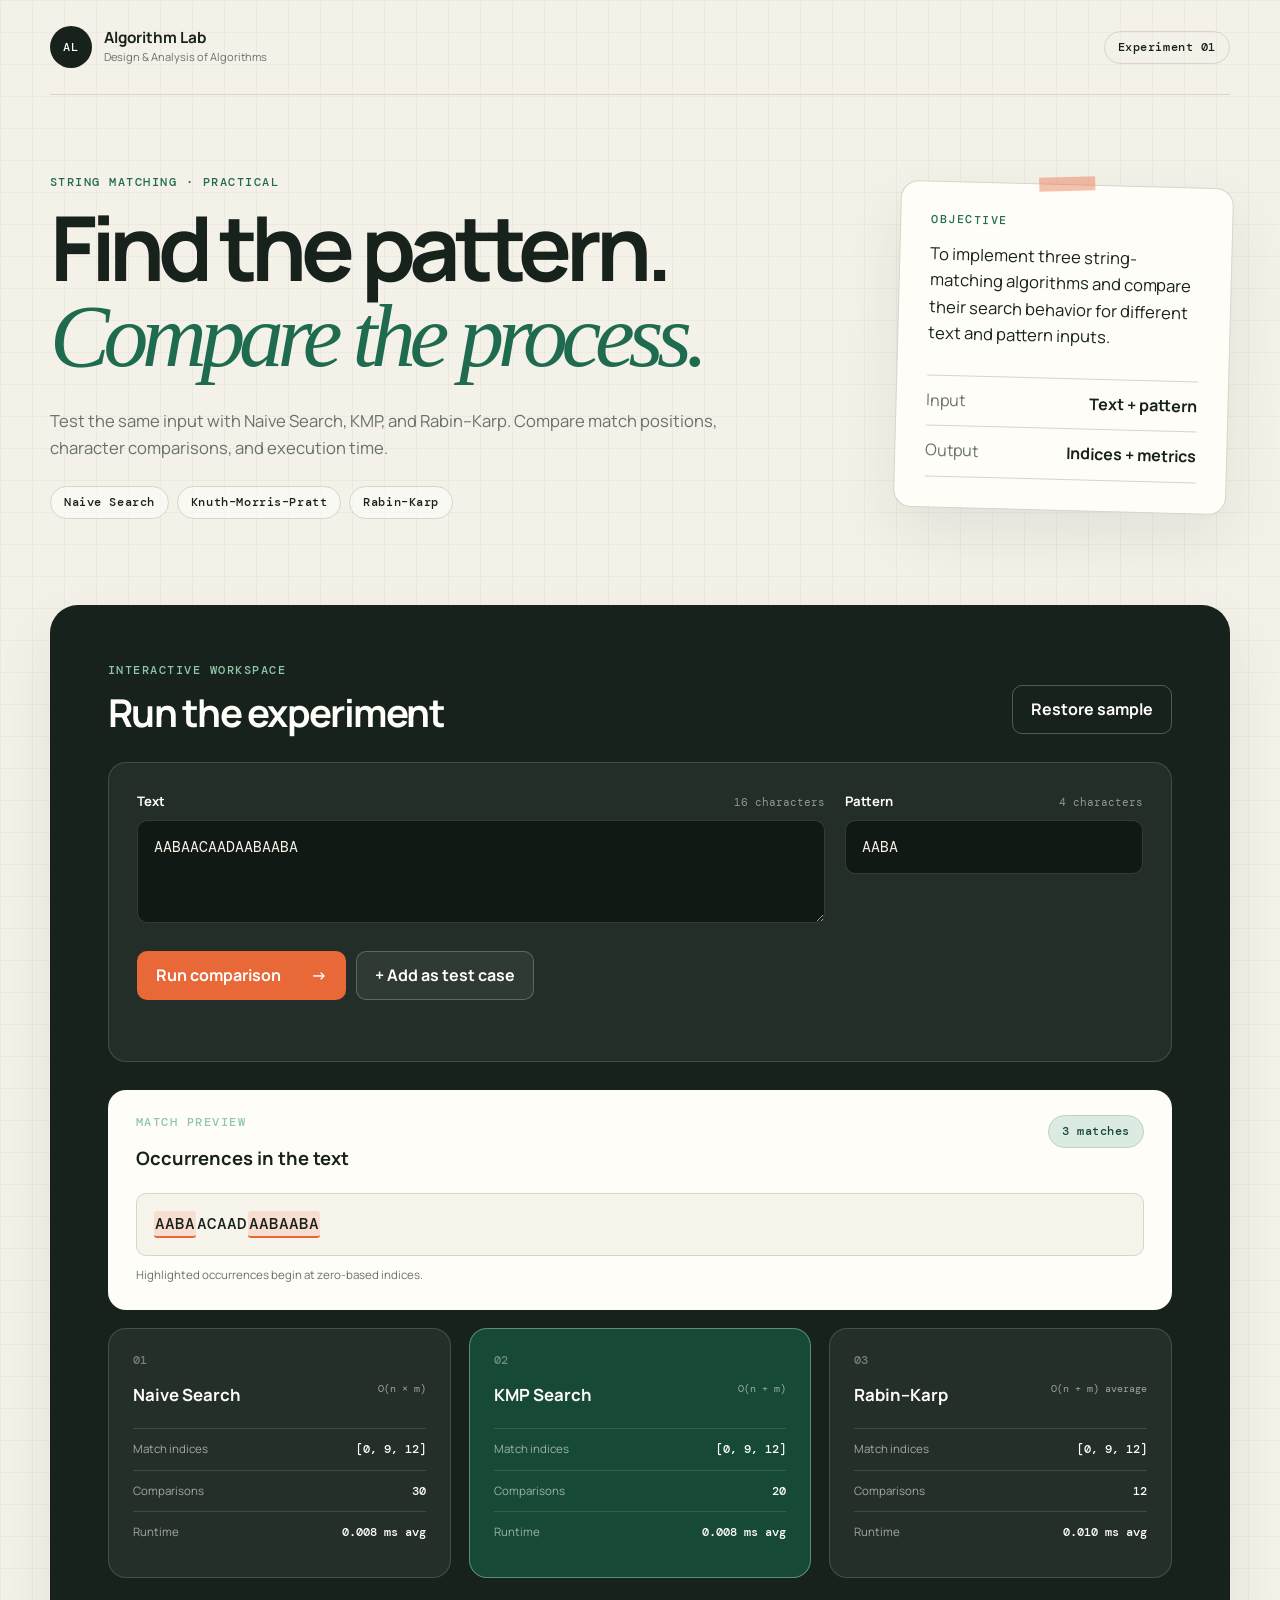
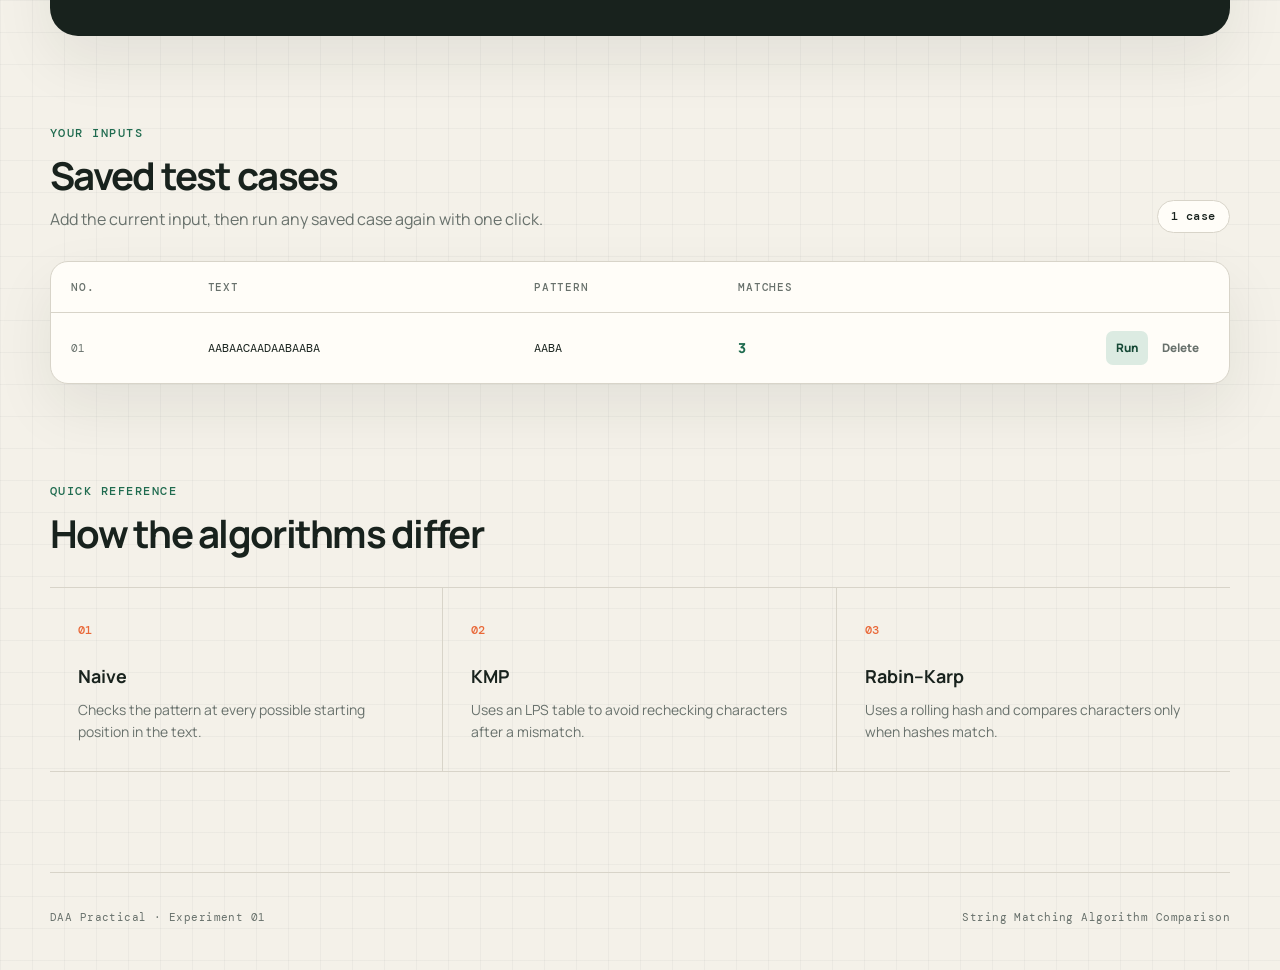
<file: 2-Naive,Rabinkarp,KMP/index.html>
<!DOCTYPE html>
<html lang="en">
<head>
  <meta charset="UTF-8">
  <meta name="viewport" content="width=device-width, initial-scale=1.0">
  <meta
    name="description"
    content="DAA practical comparing Naive, KMP, and Rabin-Karp string-matching algorithms."
  >
  <title>DAA Practical | String Matching Algorithms</title>
  <link rel="stylesheet" href="styles.css">
</head>
<body>
  <header class="site-header">
    <a class="brand" href="#top" aria-label="Algorithm Lab home">
      <span class="brand-mark">AL</span>
      <span>
        <strong>Algorithm Lab</strong>
        <small>Design &amp; Analysis of Algorithms</small>
      </span>
    </a>
    <span class="experiment-label">Experiment 01</span>
  </header>

  <main id="top">
    <section class="hero" aria-labelledby="page-title">
      <div class="hero-copy">
        <p class="eyebrow">STRING MATCHING · PRACTICAL</p>
        <h1 id="page-title">Find the pattern.<br><em>Compare the process.</em></h1>
        <p class="hero-intro">
          Test the same input with Naive Search, KMP, and Rabin–Karp.
          Compare match positions, character comparisons, and execution time.
        </p>
        <div class="hero-tags" aria-label="Algorithms included">
          <span>Naive Search</span>
          <span>Knuth–Morris–Pratt</span>
          <span>Rabin–Karp</span>
        </div>
      </div>

      <aside class="objective-card">
        <p class="card-kicker">OBJECTIVE</p>
        <p>
          To implement three string-matching algorithms and compare their
          search behavior for different text and pattern inputs.
        </p>
        <dl>
          <div>
            <dt>Input</dt>
            <dd>Text + pattern</dd>
          </div>
          <div>
            <dt>Output</dt>
            <dd>Indices + metrics</dd>
          </div>
        </dl>
      </aside>
    </section>

    <section class="workspace" aria-labelledby="workspace-title">
      <div class="section-heading">
        <div>
          <p class="eyebrow">INTERACTIVE WORKSPACE</p>
          <h2 id="workspace-title">Run the experiment</h2>
        </div>
        <button class="button button-ghost" id="load-sample-button" type="button">
          Restore sample
        </button>
      </div>

      <div class="input-panel">
        <form id="search-form">
          <div class="field field-wide">
            <label for="text-input">
              Text
              <span id="text-count">16 characters</span>
            </label>
            <textarea
              id="text-input"
              name="text"
              rows="3"
              maxlength="5000"
              spellcheck="false"
              required
            >AABAACAADAABAABA</textarea>
          </div>

          <div class="field">
            <label for="pattern-input">
              Pattern
              <span id="pattern-count">4 characters</span>
            </label>
            <input
              id="pattern-input"
              name="pattern"
              type="text"
              value="AABA"
              maxlength="500"
              spellcheck="false"
              required
            >
          </div>

          <div class="form-actions">
            <button class="button button-primary" type="submit">
              <span>Run comparison</span>
              <span aria-hidden="true">→</span>
            </button>
            <button class="button button-secondary" id="add-case-button" type="button">
              + Add as test case
            </button>
          </div>
          <p class="form-message" id="form-message" role="alert" aria-live="polite"></p>
        </form>
      </div>

      <div class="results-region" id="results-region" aria-live="polite">
        <div class="match-preview">
          <div class="preview-heading">
            <div>
              <p class="card-kicker">MATCH PREVIEW</p>
              <h3>Occurrences in the text</h3>
            </div>
            <span class="match-count" id="match-count">3 matches</span>
          </div>
          <div class="text-preview" id="text-preview" aria-label="Text with matches highlighted"></div>
          <p class="index-note">Highlighted occurrences begin at zero-based indices.</p>
        </div>

        <div class="result-grid" id="result-grid">
          <article class="result-card" data-algorithm="naive">
            <div class="result-number">01</div>
            <div class="result-title">
              <h3>Naive Search</h3>
              <span>O(n × m)</span>
            </div>
            <dl>
              <div>
                <dt>Match indices</dt>
                <dd class="result-matches">—</dd>
              </div>
              <div>
                <dt>Comparisons</dt>
                <dd class="result-comparisons">—</dd>
              </div>
              <div>
                <dt>Runtime</dt>
                <dd class="result-time">—</dd>
              </div>
            </dl>
          </article>

          <article class="result-card featured" data-algorithm="kmp">
            <div class="result-number">02</div>
            <div class="result-title">
              <h3>KMP Search</h3>
              <span>O(n + m)</span>
            </div>
            <dl>
              <div>
                <dt>Match indices</dt>
                <dd class="result-matches">—</dd>
              </div>
              <div>
                <dt>Comparisons</dt>
                <dd class="result-comparisons">—</dd>
              </div>
              <div>
                <dt>Runtime</dt>
                <dd class="result-time">—</dd>
              </div>
            </dl>
          </article>

          <article class="result-card" data-algorithm="rabin-karp">
            <div class="result-number">03</div>
            <div class="result-title">
              <h3>Rabin–Karp</h3>
              <span>O(n + m) average</span>
            </div>
            <dl>
              <div>
                <dt>Match indices</dt>
                <dd class="result-matches">—</dd>
              </div>
              <div>
                <dt>Comparisons</dt>
                <dd class="result-comparisons">—</dd>
              </div>
              <div>
                <dt>Runtime</dt>
                <dd class="result-time">—</dd>
              </div>
            </dl>
          </article>
        </div>
      </div>
    </section>

    <section class="test-cases" aria-labelledby="test-cases-title">
      <div class="section-heading">
        <div>
          <p class="eyebrow">YOUR INPUTS</p>
          <h2 id="test-cases-title">Saved test cases</h2>
          <p class="section-description">
            Add the current input, then run any saved case again with one click.
          </p>
        </div>
        <span class="case-total" id="case-total">1 case</span>
      </div>

      <div class="table-wrap">
        <table>
          <thead>
            <tr>
              <th scope="col">No.</th>
              <th scope="col">Text</th>
              <th scope="col">Pattern</th>
              <th scope="col">Matches</th>
              <th scope="col"><span class="sr-only">Actions</span></th>
            </tr>
          </thead>
          <tbody id="test-case-body"></tbody>
        </table>
      </div>
      <div class="empty-state" id="empty-state" hidden>
        No saved cases yet. Enter a text and pattern above, then select
        <strong>Add as test case</strong>.
      </div>
    </section>

    <section class="notes" aria-labelledby="notes-title">
      <p class="eyebrow">QUICK REFERENCE</p>
      <h2 id="notes-title">How the algorithms differ</h2>
      <div class="notes-grid">
        <article>
          <span>01</span>
          <h3>Naive</h3>
          <p>Checks the pattern at every possible starting position in the text.</p>
        </article>
        <article>
          <span>02</span>
          <h3>KMP</h3>
          <p>Uses an LPS table to avoid rechecking characters after a mismatch.</p>
        </article>
        <article>
          <span>03</span>
          <h3>Rabin–Karp</h3>
          <p>Uses a rolling hash and compares characters only when hashes match.</p>
        </article>
      </div>
    </section>
  </main>

  <footer>
    <p>DAA Practical · Experiment 01</p>
    <p>String Matching Algorithm Comparison</p>
  </footer>

  <script src="script.js"></script>
</body>
</html>
</file>
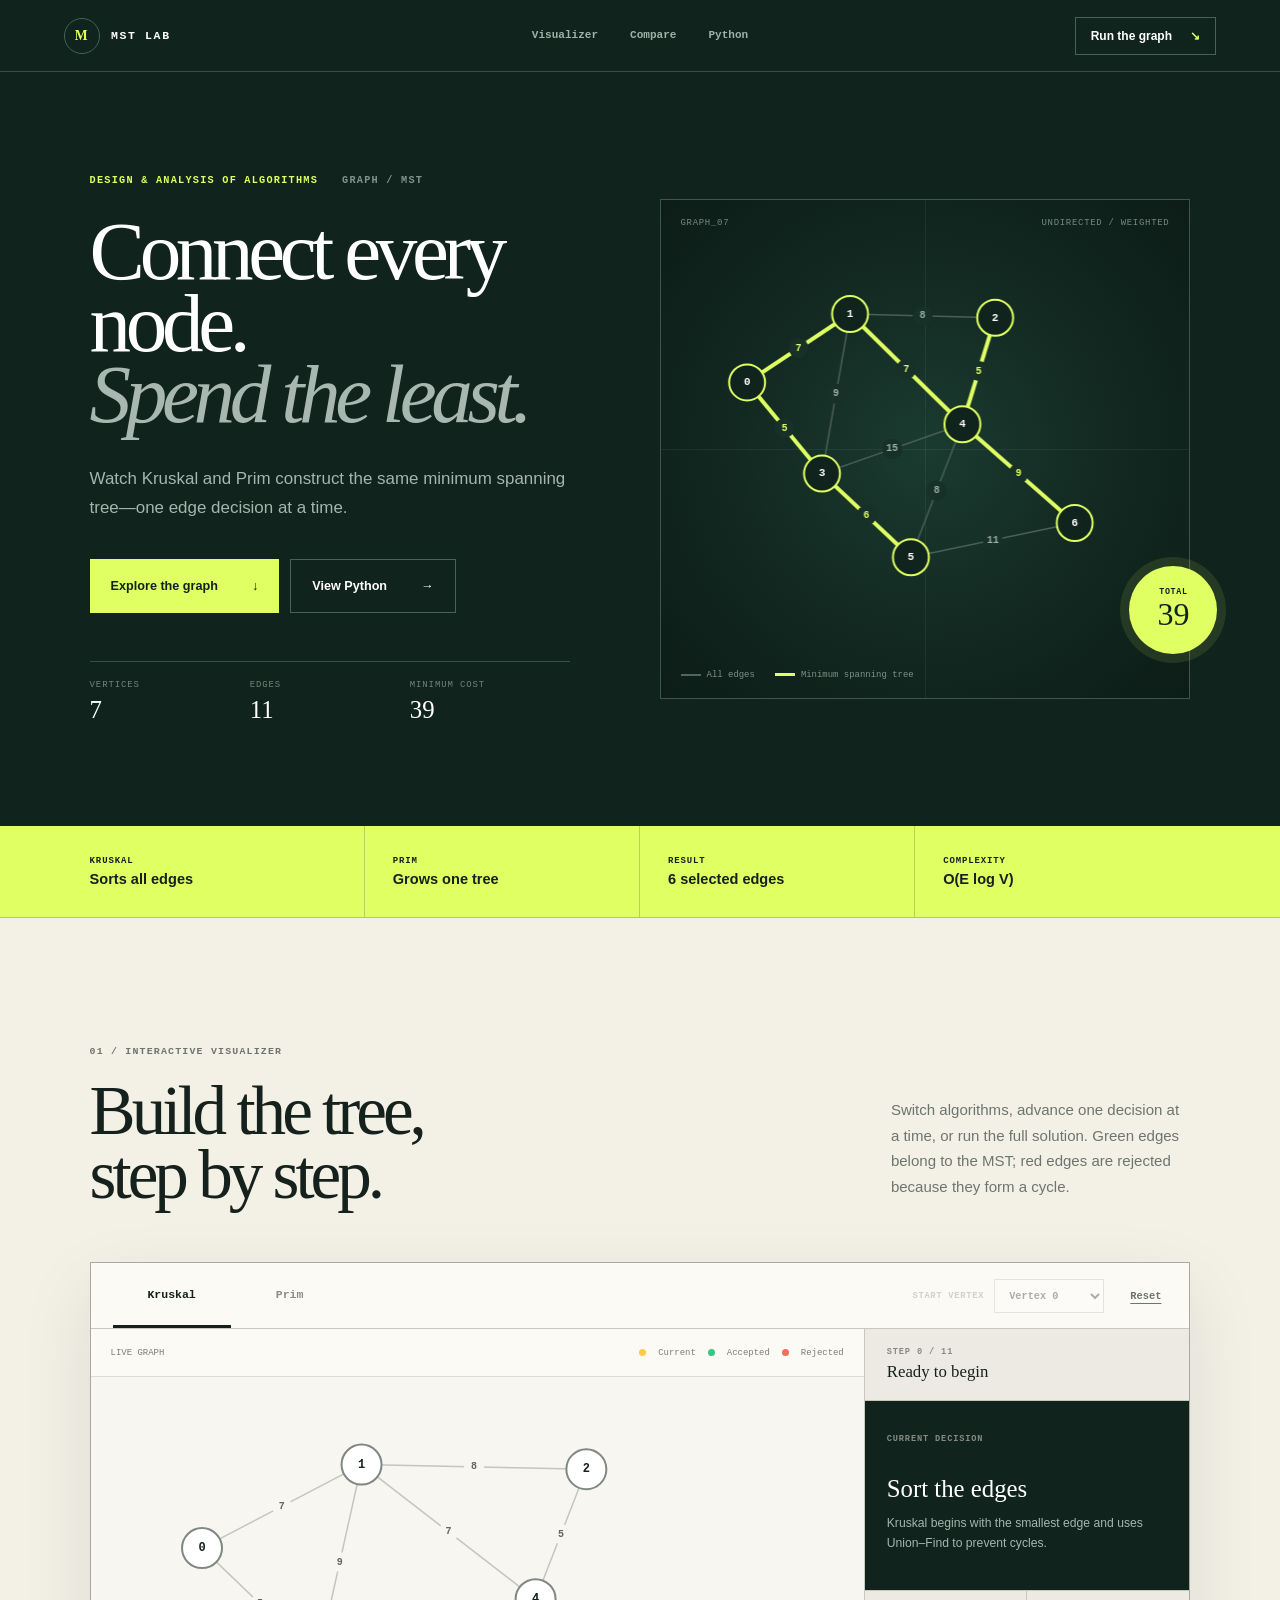
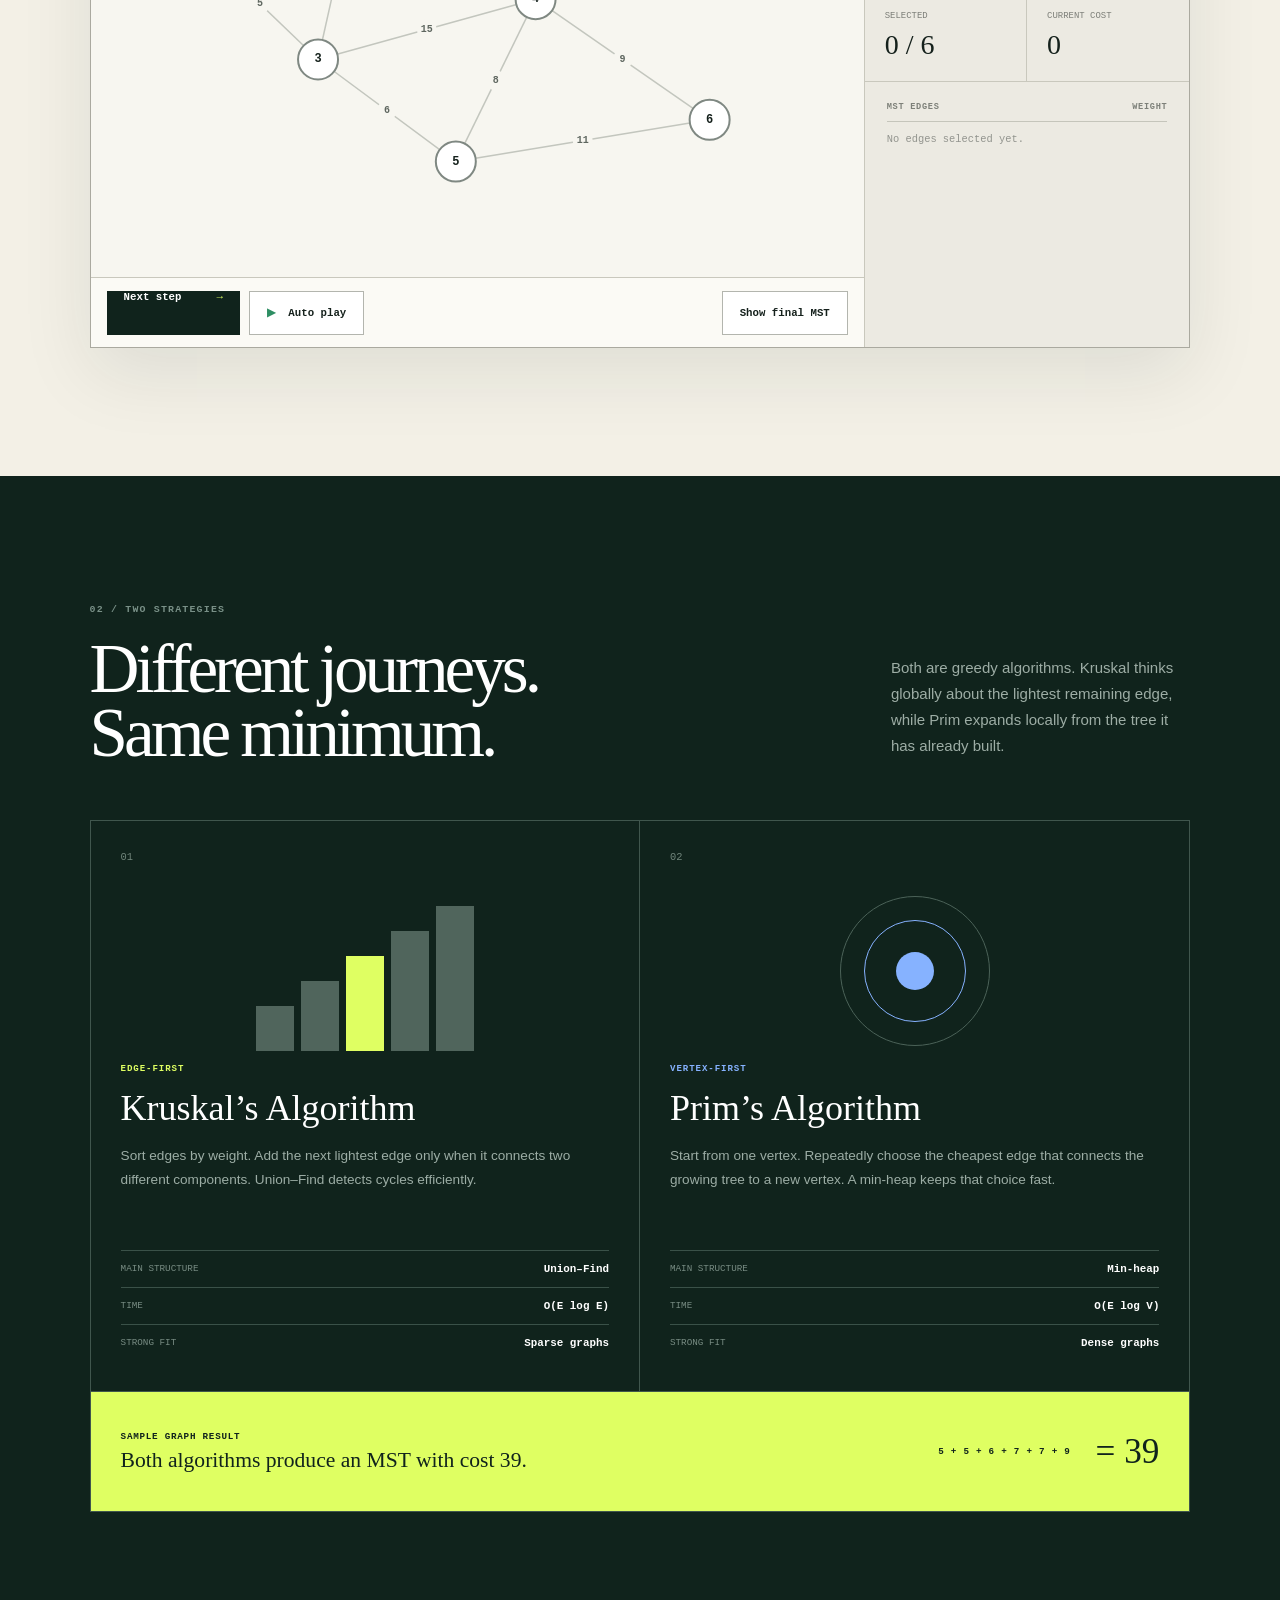
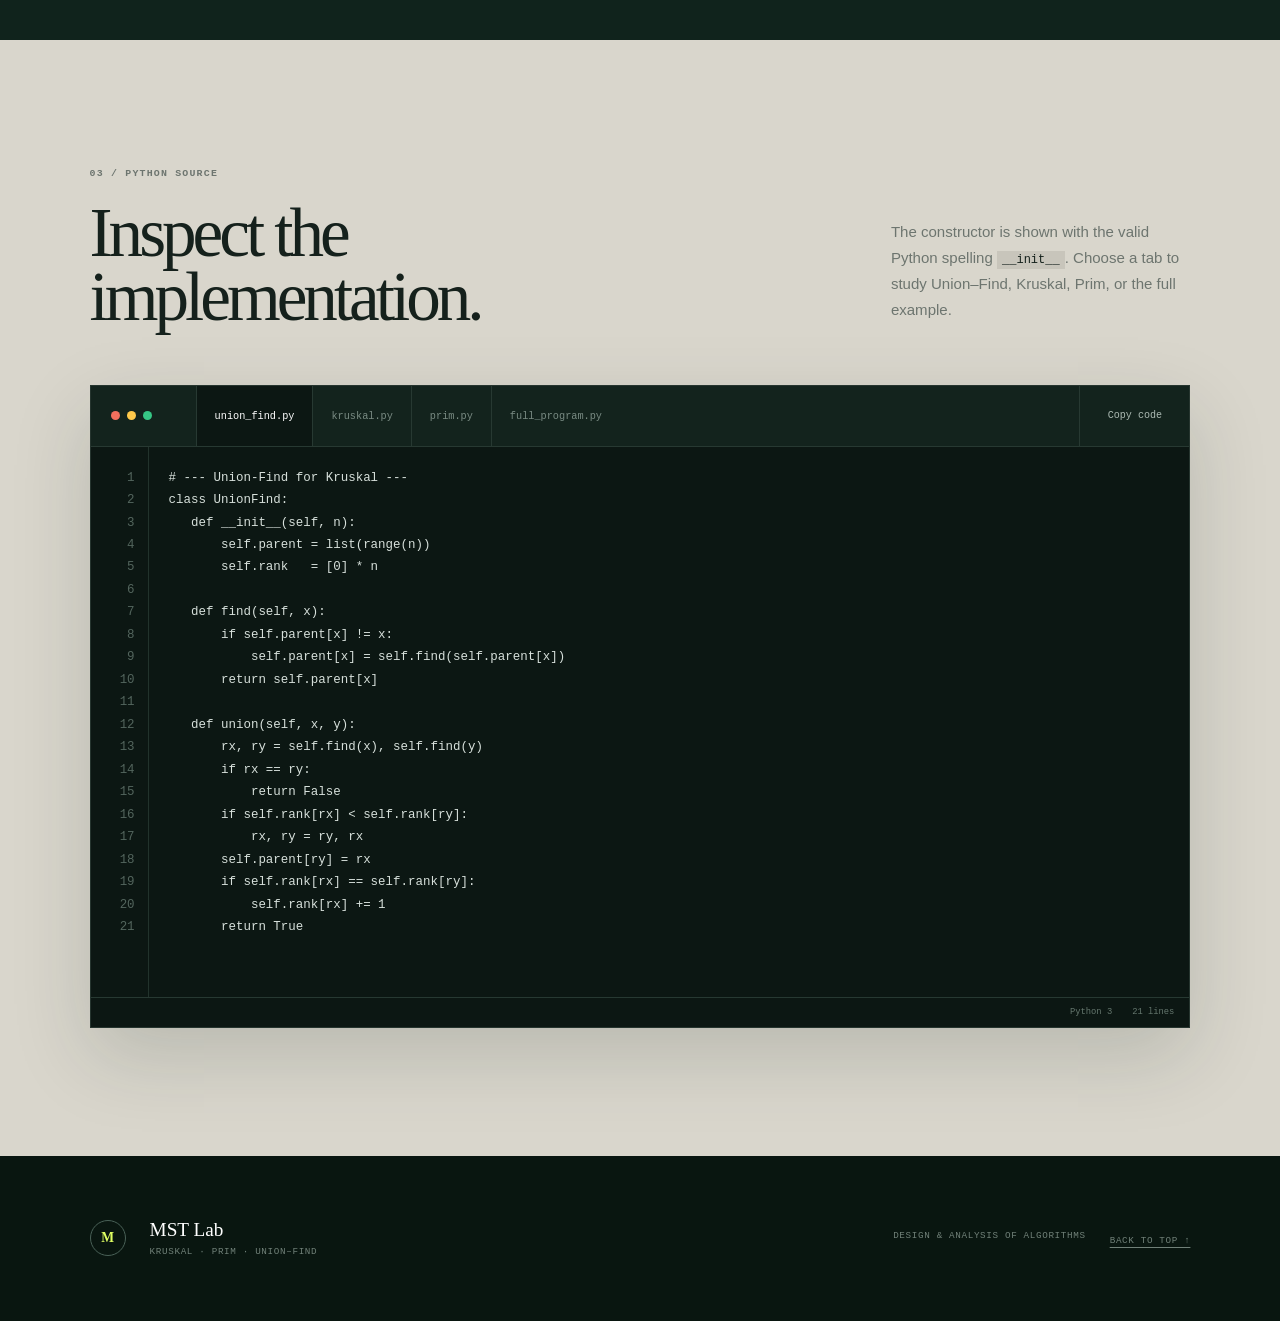
<file: 3-Kruksal,Prims/index.html>
<!doctype html>
<html lang="en">
<head>
  <meta charset="UTF-8">
  <meta name="viewport" content="width=device-width, initial-scale=1.0">
  <meta name="description" content="Interactive minimum spanning tree visualizer comparing Kruskal's and Prim's algorithms.">
  <meta name="theme-color" content="#10231c">
  <title>MST Lab — Kruskal vs Prim</title>
  <link rel="stylesheet" href="styles.css">
</head>
<body>
  <nav class="nav" aria-label="Main navigation">
    <a class="brand" href="#top"><span class="brand-icon">M</span><span>MST LAB</span></a>
    <div class="nav-links">
      <a href="#visualizer">Visualizer</a>
      <a href="#compare">Compare</a>
      <a href="#code">Python</a>
    </div>
    <a class="nav-action" href="#visualizer">Run the graph <span>↘</span></a>
  </nav>

  <main id="top">
    <section class="hero">
      <div class="hero-copy">
        <p class="eyebrow"><span>DESIGN &amp; ANALYSIS OF ALGORITHMS</span><b>GRAPH / MST</b></p>
        <h1>Connect every node.<br><em>Spend the least.</em></h1>
        <p class="hero-text">Watch Kruskal and Prim construct the same minimum spanning tree—one edge decision at a time.</p>
        <div class="hero-actions">
          <a class="button button-primary" href="#visualizer">Explore the graph <span>↓</span></a>
          <a class="button button-outline" href="#code">View Python <span>→</span></a>
        </div>
        <div class="hero-stats">
          <div><span>VERTICES</span><strong>7</strong></div>
          <div><span>EDGES</span><strong>11</strong></div>
          <div><span>MINIMUM COST</span><strong>39</strong></div>
        </div>
      </div>

      <div class="hero-board" aria-label="Minimum spanning tree overview">
        <div class="board-top"><span>GRAPH_07</span><span>UNDIRECTED / WEIGHTED</span></div>
        <canvas id="heroCanvas" aria-label="Graph with minimum spanning tree highlighted"></canvas>
        <div class="board-legend">
          <span><i class="legend-line all"></i>All edges</span>
          <span><i class="legend-line mst"></i>Minimum spanning tree</span>
        </div>
        <div class="cost-stamp"><span>TOTAL</span><strong>39</strong></div>
      </div>
    </section>

    <section class="fact-strip" aria-label="Key algorithm facts">
      <div><span>KRUSKAL</span><strong>Sorts all edges</strong></div>
      <div><span>PRIM</span><strong>Grows one tree</strong></div>
      <div><span>RESULT</span><strong>6 selected edges</strong></div>
      <div><span>COMPLEXITY</span><strong>O(E log V)</strong></div>
    </section>

    <section id="visualizer" class="section visualizer-section">
      <header class="section-heading">
        <div>
          <p class="section-label">01 / INTERACTIVE VISUALIZER</p>
          <h2>Build the tree,<br>step by step.</h2>
        </div>
        <p>Switch algorithms, advance one decision at a time, or run the full solution. Green edges belong to the MST; red edges are rejected because they form a cycle.</p>
      </header>

      <div class="lab">
        <div class="lab-controls">
          <div class="algorithm-switch" role="tablist" aria-label="Select MST algorithm">
            <button class="algorithm-tab active" data-algorithm="kruskal" role="tab" aria-selected="true">Kruskal</button>
            <button class="algorithm-tab" data-algorithm="prim" role="tab" aria-selected="false">Prim</button>
          </div>
          <label class="start-control" id="startControl">
            <span>START VERTEX</span>
            <select id="startVertex" aria-label="Prim start vertex">
              <option value="0">Vertex 0</option><option value="1">Vertex 1</option>
              <option value="2">Vertex 2</option><option value="3">Vertex 3</option>
              <option value="4">Vertex 4</option><option value="5">Vertex 5</option>
              <option value="6">Vertex 6</option>
            </select>
          </label>
          <button id="resetBtn" class="text-button" type="button">Reset</button>
        </div>

        <div class="lab-body">
          <div class="graph-panel">
            <div class="graph-meta">
              <span>LIVE GRAPH</span>
              <div><i class="dot current"></i>Current <i class="dot accepted"></i>Accepted <i class="dot rejected"></i>Rejected</div>
            </div>
            <canvas id="graphCanvas" aria-label="Interactive graph visualization"></canvas>
            <div class="transport">
              <button id="stepBtn" class="step-button" type="button">Next step <span>→</span></button>
              <button id="playBtn" class="play-button" type="button"><span>▶</span> Auto play</button>
              <button id="finishBtn" class="finish-button" type="button">Show final MST</button>
            </div>
          </div>

          <aside class="trace-panel" aria-live="polite">
            <div class="trace-header">
              <span id="traceCounter">STEP 0 / 11</span>
              <strong id="traceStatus">Ready to begin</strong>
            </div>
            <div class="decision-card">
              <span class="decision-label">CURRENT DECISION</span>
              <h3 id="decisionTitle">Choose an edge</h3>
              <p id="decisionText">Kruskal starts by sorting every edge from the smallest weight to the largest.</p>
            </div>
            <div class="live-metrics">
              <div><span>Selected</span><strong id="selectedCount">0 / 6</strong></div>
              <div><span>Current cost</span><strong id="currentCost">0</strong></div>
            </div>
            <div class="edge-list">
              <div class="edge-list-head"><span>MST EDGES</span><span>WEIGHT</span></div>
              <div id="selectedEdges" class="edge-list-body"><p>No edges selected yet.</p></div>
            </div>
          </aside>
        </div>
      </div>
    </section>

    <section id="compare" class="section compare-section">
      <header class="compare-heading">
        <div>
          <p class="section-label">02 / TWO STRATEGIES</p>
          <h2>Different journeys.<br>Same minimum.</h2>
        </div>
        <p>Both are greedy algorithms. Kruskal thinks globally about the lightest remaining edge, while Prim expands locally from the tree it has already built.</p>
      </header>

      <div class="strategy-grid">
        <article class="strategy-card kruskal-card">
          <div class="card-index">01</div>
          <div class="strategy-art bars-art" aria-hidden="true"><i></i><i></i><i></i><i></i><i></i></div>
          <p class="card-tag">EDGE-FIRST</p>
          <h3>Kruskal’s Algorithm</h3>
          <p>Sort edges by weight. Add the next lightest edge only when it connects two different components. Union–Find detects cycles efficiently.</p>
          <dl>
            <div><dt>Main structure</dt><dd>Union–Find</dd></div>
            <div><dt>Time</dt><dd>O(E log E)</dd></div>
            <div><dt>Strong fit</dt><dd>Sparse graphs</dd></div>
          </dl>
        </article>

        <article class="strategy-card prim-card">
          <div class="card-index">02</div>
          <div class="strategy-art rings-art" aria-hidden="true"><i></i><i></i><i></i></div>
          <p class="card-tag">VERTEX-FIRST</p>
          <h3>Prim’s Algorithm</h3>
          <p>Start from one vertex. Repeatedly choose the cheapest edge that connects the growing tree to a new vertex. A min-heap keeps that choice fast.</p>
          <dl>
            <div><dt>Main structure</dt><dd>Min-heap</dd></div>
            <div><dt>Time</dt><dd>O(E log V)</dd></div>
            <div><dt>Strong fit</dt><dd>Dense graphs</dd></div>
          </dl>
        </article>
      </div>

      <div class="result-banner">
        <div><span>SAMPLE GRAPH RESULT</span><strong>Both algorithms produce an MST with cost 39.</strong></div>
        <div class="result-equation"><span>5 + 5 + 6 + 7 + 7 + 9</span><b>= 39</b></div>
      </div>
    </section>

    <section id="code" class="section code-section">
      <header class="section-heading code-heading">
        <div>
          <p class="section-label">03 / PYTHON SOURCE</p>
          <h2>Inspect the<br>implementation.</h2>
        </div>
        <p>The constructor is shown with the valid Python spelling <code>__init__</code>. Choose a tab to study Union–Find, Kruskal, Prim, or the full example.</p>
      </header>

      <div class="code-window">
        <div class="code-toolbar">
          <div class="window-dots" aria-hidden="true"><i></i><i></i><i></i></div>
          <div class="code-tabs" role="tablist" aria-label="Python code sections">
            <button class="code-tab active" data-code="union" role="tab" aria-selected="true">union_find.py</button>
            <button class="code-tab" data-code="kruskal" role="tab" aria-selected="false">kruskal.py</button>
            <button class="code-tab" data-code="prim" role="tab" aria-selected="false">prim.py</button>
            <button class="code-tab" data-code="full" role="tab" aria-selected="false">full_program.py</button>
          </div>
          <button id="copyBtn" class="copy-button" type="button">Copy code</button>
        </div>
        <div class="code-body">
          <pre id="lineNumbers" aria-hidden="true"></pre>
          <pre><code id="codeDisplay"></code></pre>
        </div>
        <div class="code-footer"><span>Python 3</span><span id="lineCount">0 lines</span></div>
      </div>
    </section>
  </main>

  <footer>
    <div class="footer-logo">M</div>
    <div><strong>MST Lab</strong><span>Kruskal · Prim · Union–Find</span></div>
    <p>Design &amp; Analysis of Algorithms</p>
    <a href="#top">Back to top ↑</a>
  </footer>

  <script src="app.js"></script>
</body>
</html>
</file>
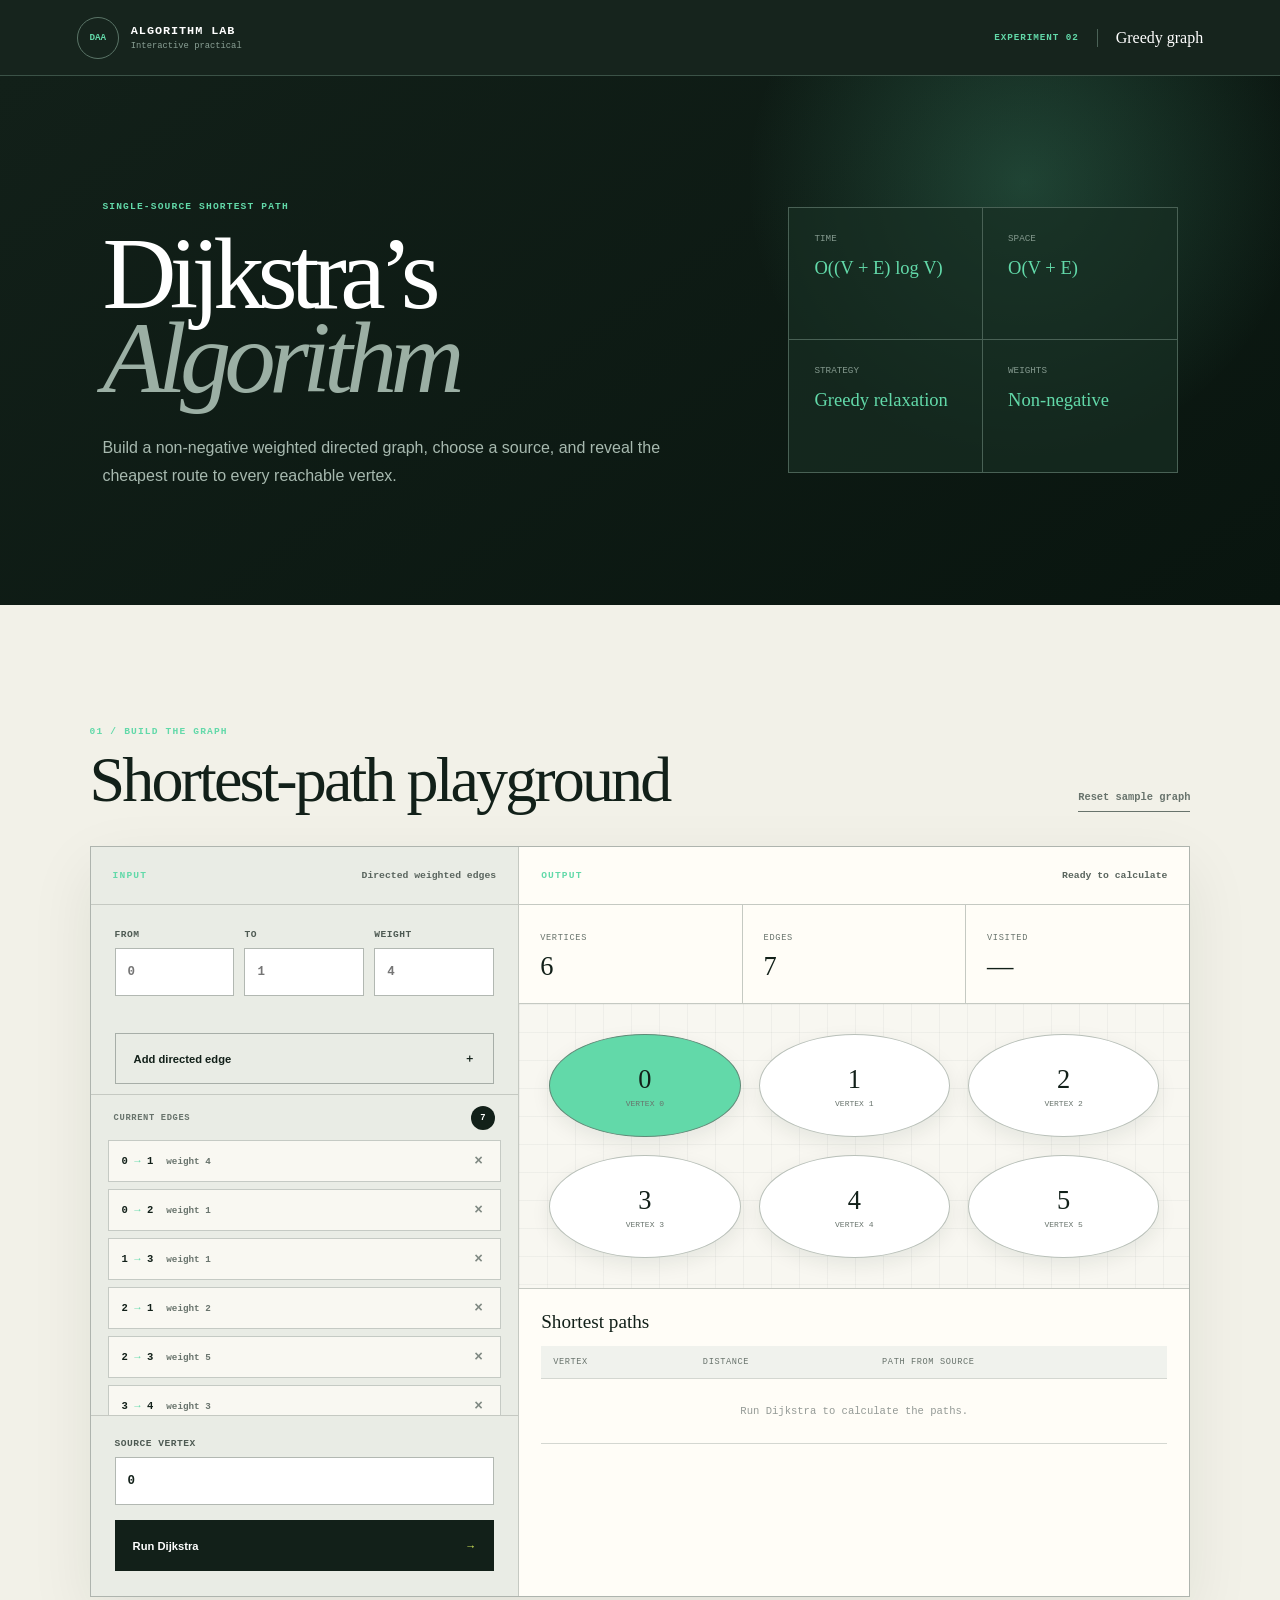
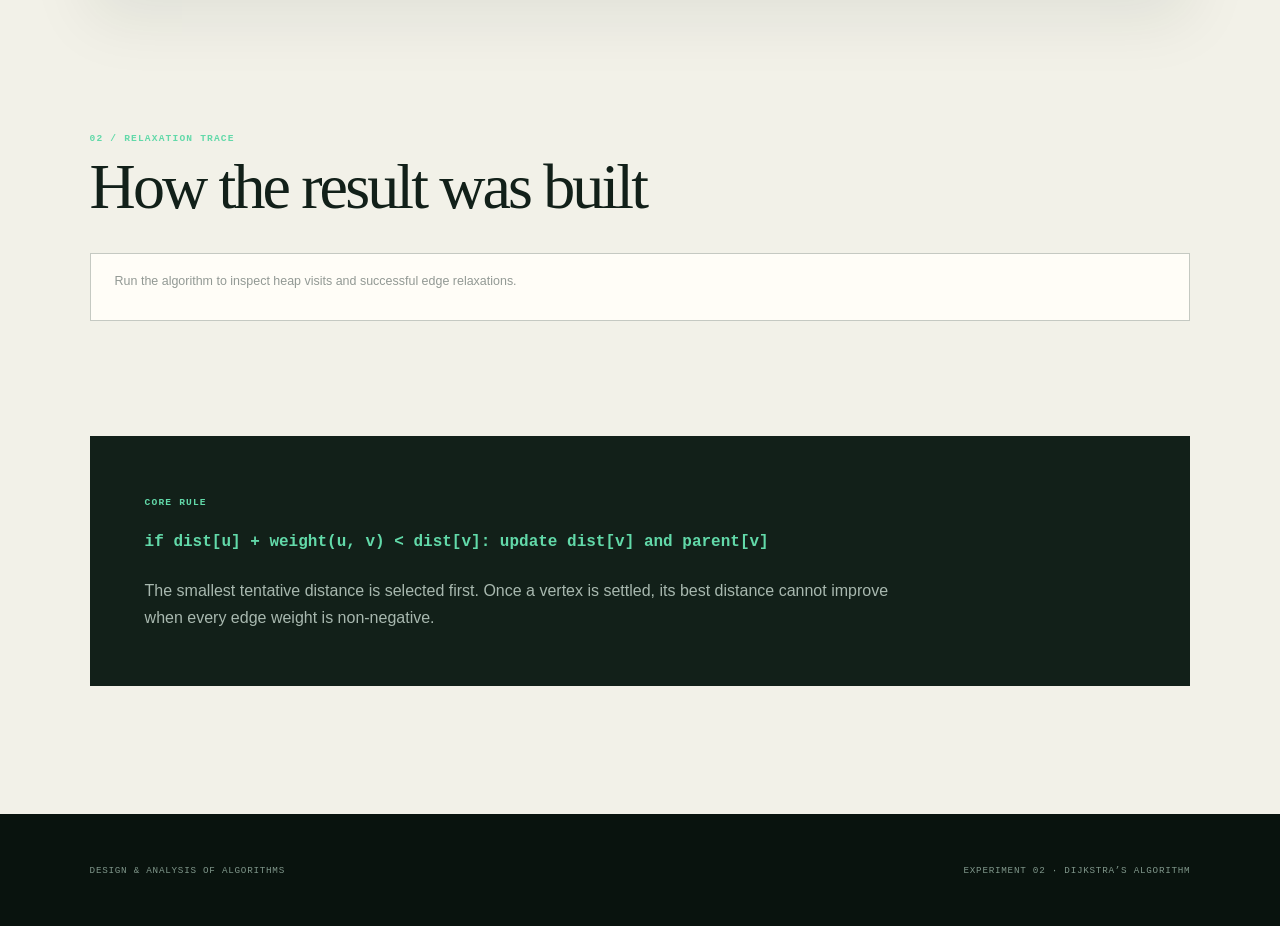
<file: 4-dijkstra-shortest-path/index.html>
<!doctype html>
<html lang="en">
<head>
  <meta charset="UTF-8">
  <meta name="viewport" content="width=device-width, initial-scale=1.0">
  <meta name="description" content="Interactive DAA practical for Dijkstra's single-source shortest path algorithm.">
  <meta name="theme-color" content="#122019">
  <title>Experiment 2 · Dijkstra Shortest Path</title>
  <link rel="stylesheet" href="styles.css">
</head>
<body>
  <header class="topbar">
    <a class="brand" href="../" aria-label="Back to the DAA practicals">
      <span class="brand-mark">DAA</span>
      <span>
        <strong>Algorithm Lab</strong>
        <small>Interactive practical</small>
      </span>
    </a>
    <div class="experiment-label">
      <span>EXPERIMENT 02</span>
      <strong>Greedy graph</strong>
    </div>
  </header>

  <main>
    <section class="hero">
      <div>
        <p class="eyebrow">SINGLE-SOURCE SHORTEST PATH</p>
        <h1>Dijkstra’s<br><em>Algorithm</em></h1>
        <p class="hero-copy">
          Build a non-negative weighted directed graph, choose a source, and reveal
          the cheapest route to every reachable vertex.
        </p>
      </div>
      <dl class="complexity-card">
        <div>
          <dt>Time</dt>
          <dd>O((V + E) log V)</dd>
        </div>
        <div>
          <dt>Space</dt>
          <dd>O(V + E)</dd>
        </div>
        <div>
          <dt>Strategy</dt>
          <dd>Greedy relaxation</dd>
        </div>
        <div>
          <dt>Weights</dt>
          <dd>Non-negative</dd>
        </div>
      </dl>
    </section>

    <section class="lab-shell" aria-labelledby="lab-title">
      <div class="section-heading">
        <div>
          <span>01 / BUILD THE GRAPH</span>
          <h2 id="lab-title">Shortest-path playground</h2>
        </div>
        <button class="text-button" id="resetButton" type="button">Reset sample graph</button>
      </div>

      <div class="workspace">
        <section class="control-panel" aria-label="Graph controls">
          <div class="panel-title">
            <span>INPUT</span>
            <b>Directed weighted edges</b>
          </div>

          <form id="edgeForm">
            <div class="edge-inputs">
              <label class="field">
                <span>From</span>
                <input id="fromInput" type="number" min="0" step="1" placeholder="0" required>
              </label>
              <label class="field">
                <span>To</span>
                <input id="toInput" type="number" min="0" step="1" placeholder="1" required>
              </label>
              <label class="field">
                <span>Weight</span>
                <input id="weightInput" type="number" min="0" step="any" placeholder="4" required>
              </label>
            </div>

            <p class="form-message" id="formMessage" role="alert" aria-live="polite"></p>

            <button class="secondary-button" type="submit">
              Add directed edge <b>＋</b>
            </button>
          </form>

          <div class="edge-list-wrap">
            <div class="subheading">
              <span>CURRENT EDGES</span>
              <b id="edgeCount">7</b>
            </div>
            <div class="edge-list" id="edgeList"></div>
          </div>

          <div class="run-block">
            <label class="field">
              <span>Source vertex</span>
              <input id="sourceInput" type="number" min="0" step="1" value="0">
            </label>
            <button class="primary-button" id="runButton" type="button">
              Run Dijkstra <b>→</b>
            </button>
          </div>
        </section>

        <section class="result-panel" aria-live="polite">
          <div class="panel-title">
            <span>OUTPUT</span>
            <b id="resultStatus">Ready to calculate</b>
          </div>

          <div class="metrics">
            <article>
              <span>VERTICES</span>
              <strong id="vertexMetric">6</strong>
            </article>
            <article>
              <span>EDGES</span>
              <strong id="edgeMetric">7</strong>
            </article>
            <article>
              <span>VISITED</span>
              <strong id="visitedMetric">—</strong>
            </article>
          </div>

          <div class="graph-board" id="graphBoard" aria-label="Graph vertices"></div>

          <div class="result-table-wrap">
            <h3>Shortest paths</h3>
            <div class="table-scroll">
              <table>
                <thead>
                  <tr>
                    <th>Vertex</th>
                    <th>Distance</th>
                    <th>Path from source</th>
                  </tr>
                </thead>
                <tbody id="resultBody">
                  <tr><td colspan="3" class="empty-cell">Run Dijkstra to calculate the paths.</td></tr>
                </tbody>
              </table>
            </div>
          </div>
        </section>
      </div>
    </section>

    <section class="trace-section" aria-labelledby="trace-title">
      <div class="section-heading">
        <div>
          <span>02 / RELAXATION TRACE</span>
          <h2 id="trace-title">How the result was built</h2>
        </div>
      </div>
      <div class="trace-card">
        <ol id="traceList">
          <li class="trace-empty">Run the algorithm to inspect heap visits and successful edge relaxations.</li>
        </ol>
      </div>
    </section>

    <section class="algorithm-note">
      <span class="note-number">CORE RULE</span>
      <code>if dist[u] + weight(u, v) &lt; dist[v]: update dist[v] and parent[v]</code>
      <p>
        The smallest tentative distance is selected first. Once a vertex is settled,
        its best distance cannot improve when every edge weight is non-negative.
      </p>
    </section>
  </main>

  <footer>
    <span>Design &amp; Analysis of Algorithms</span>
    <span>Experiment 02 · Dijkstra’s Algorithm</span>
  </footer>

  <script src="script.js"></script>
</body>
</html>
</file>
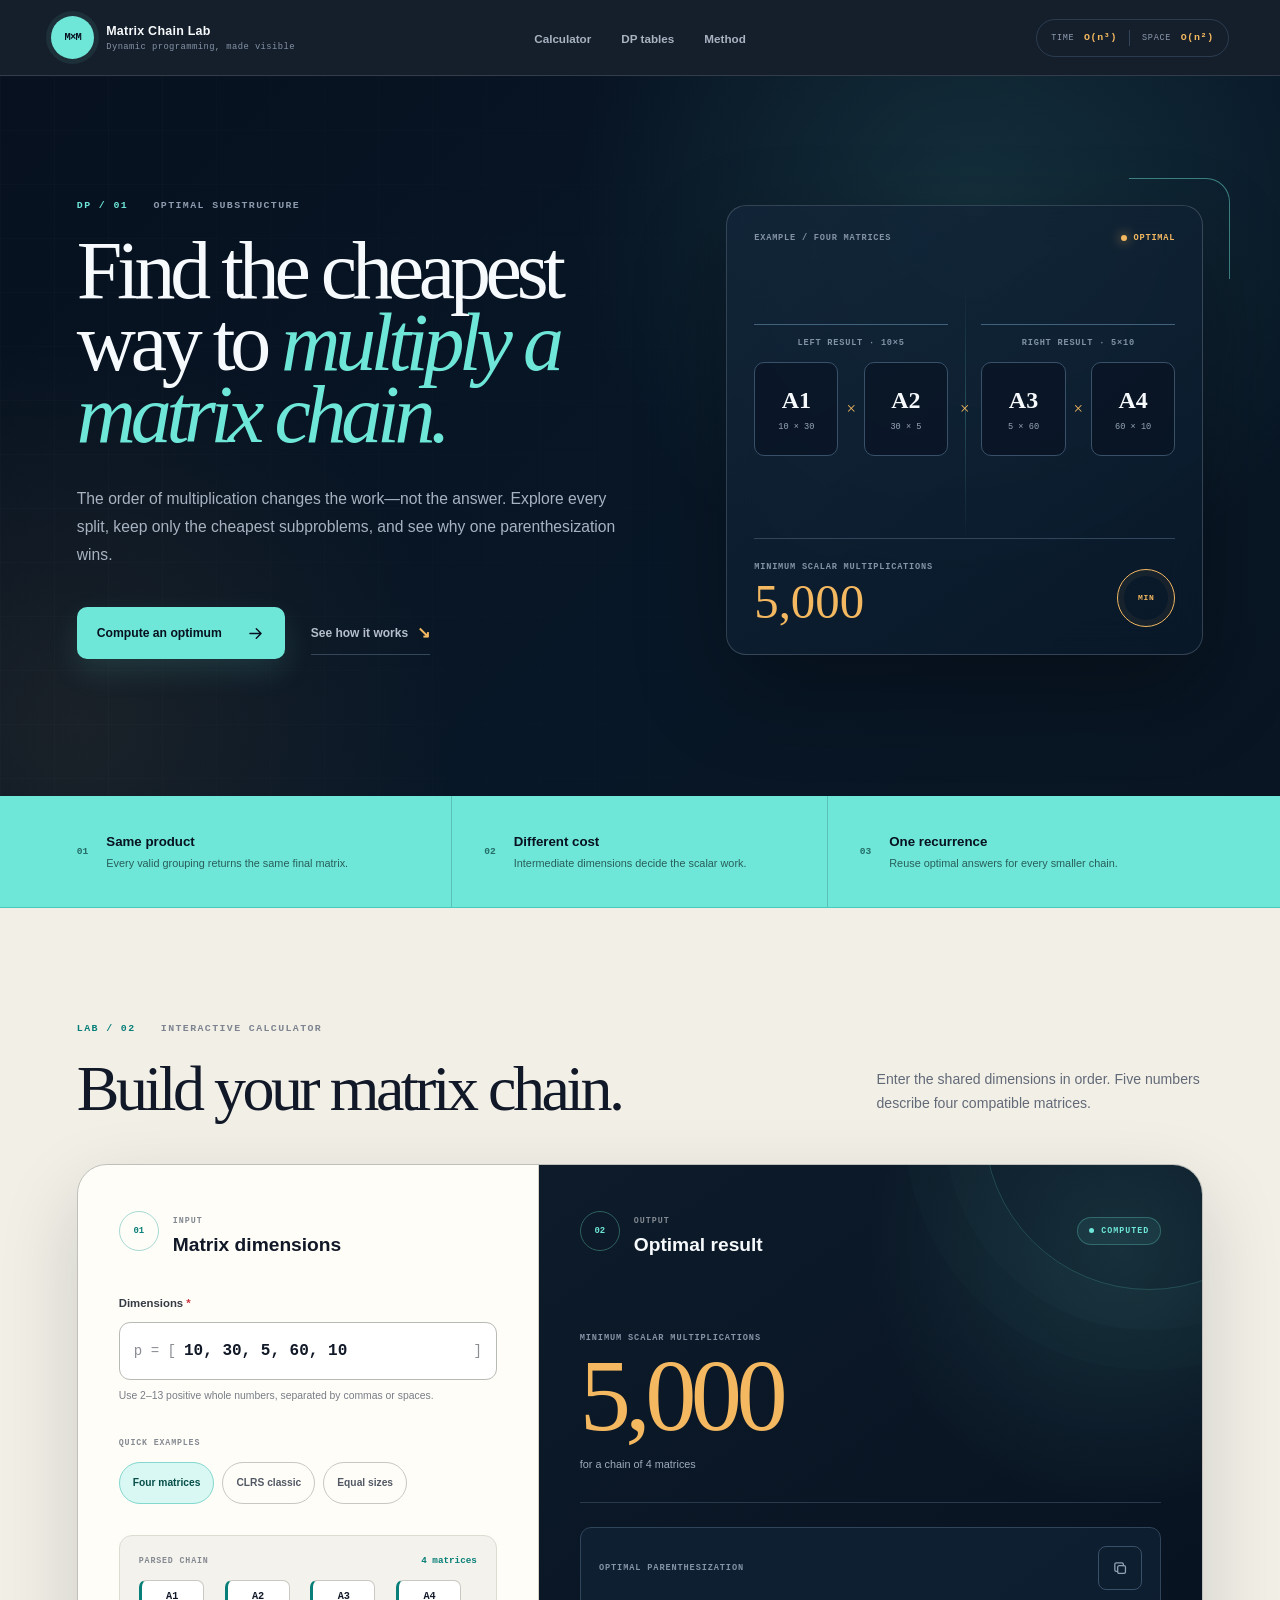
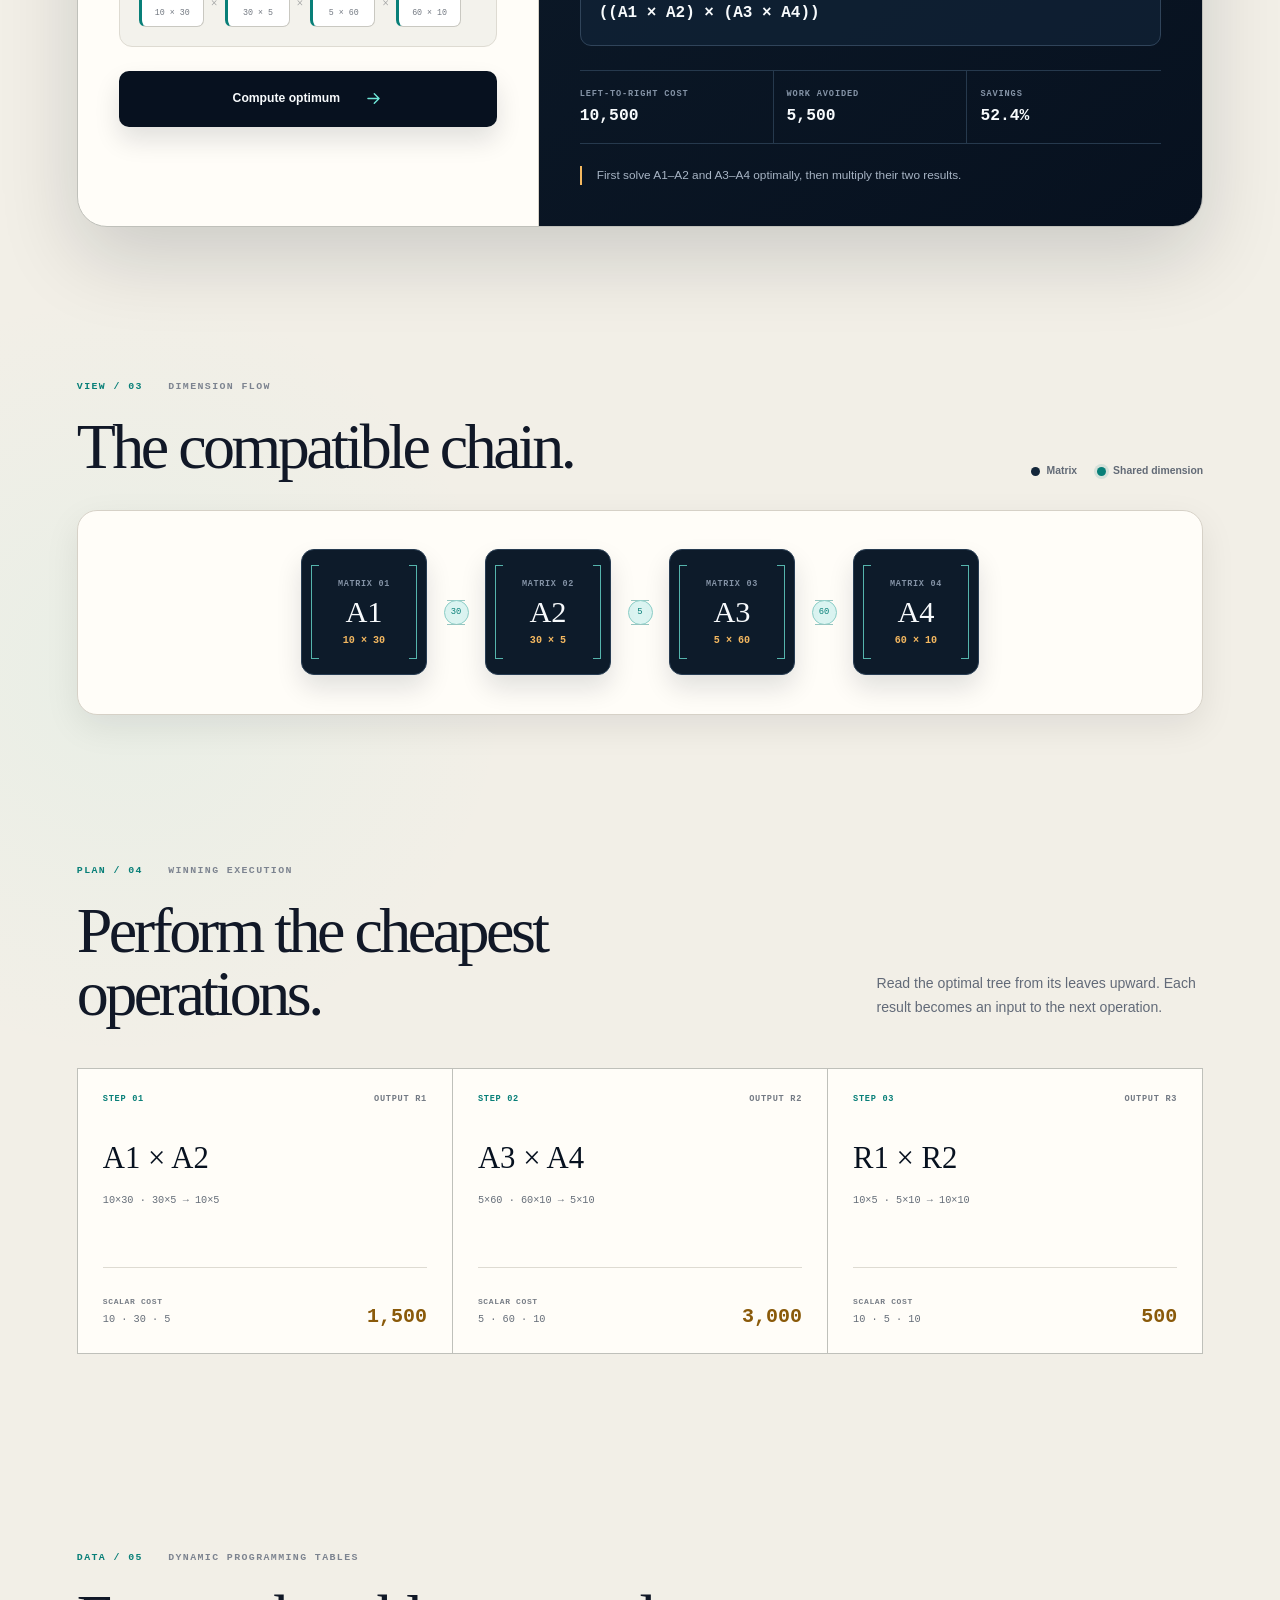
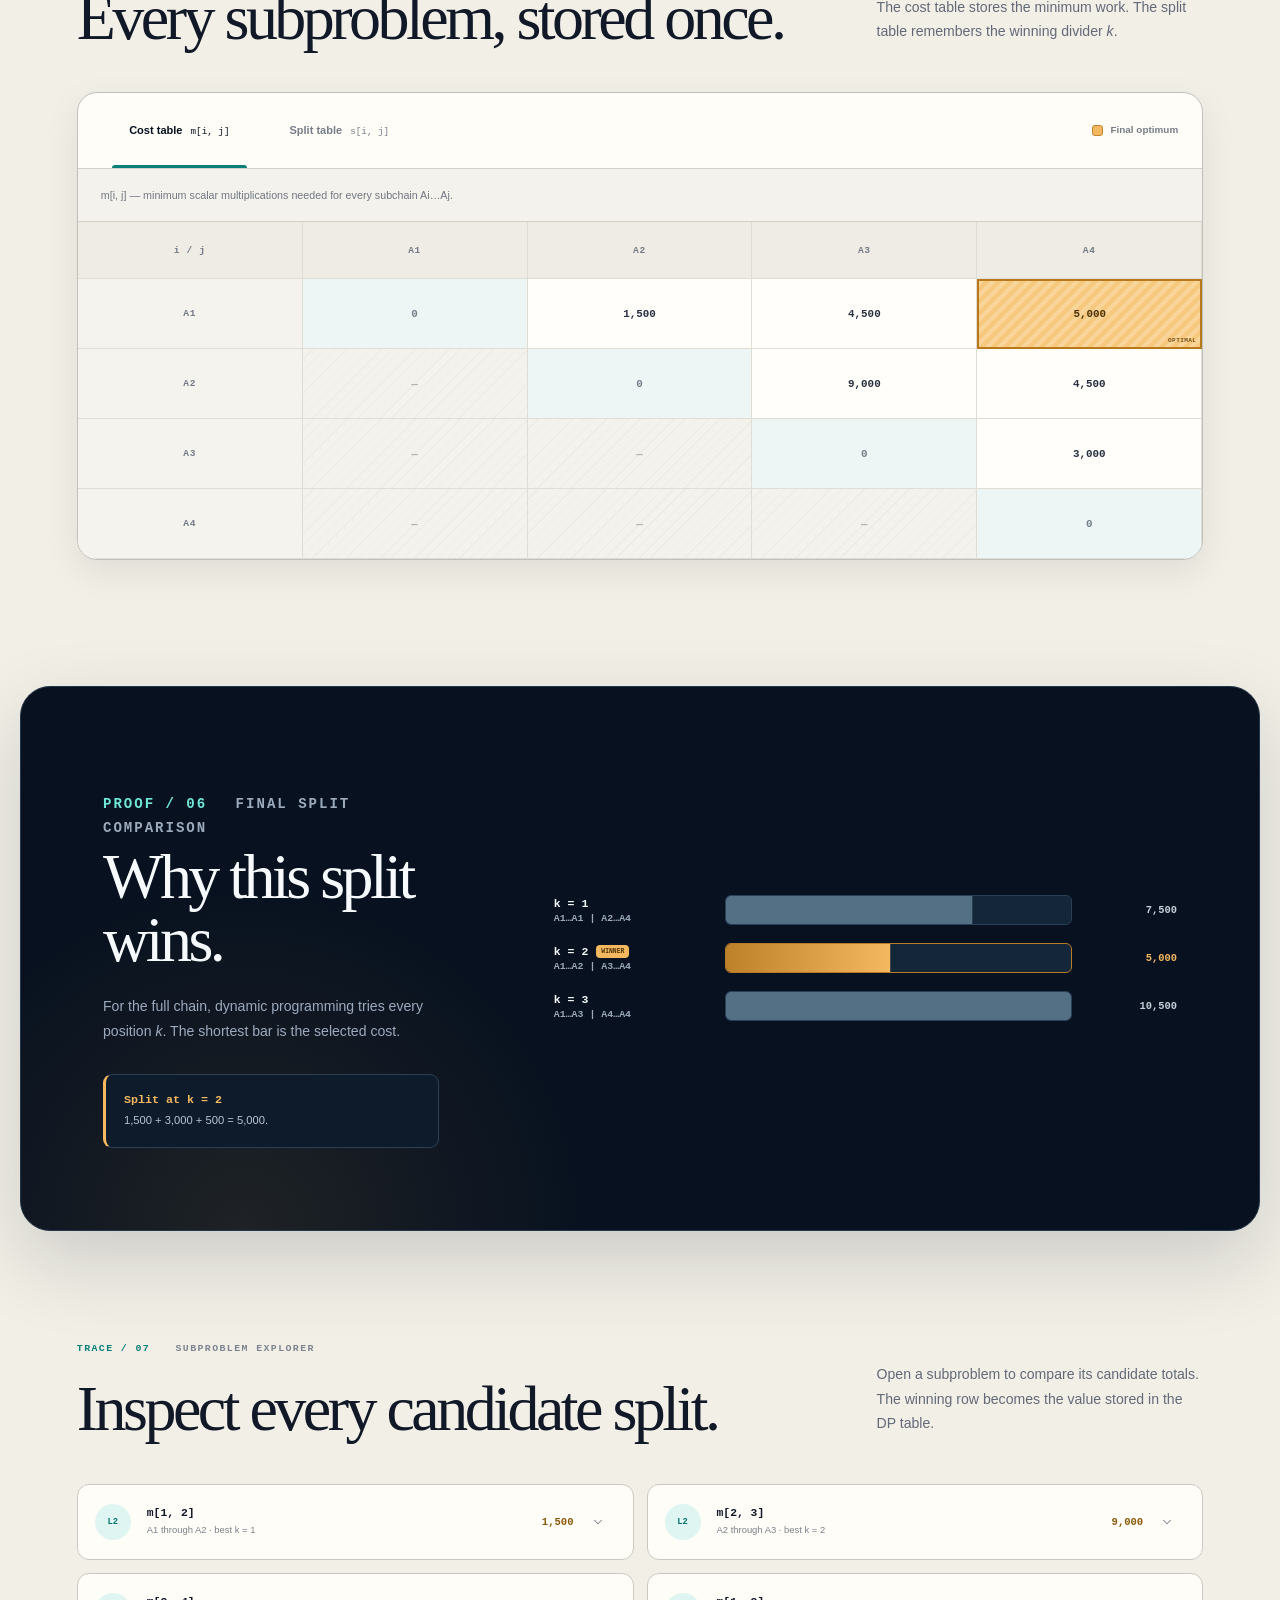
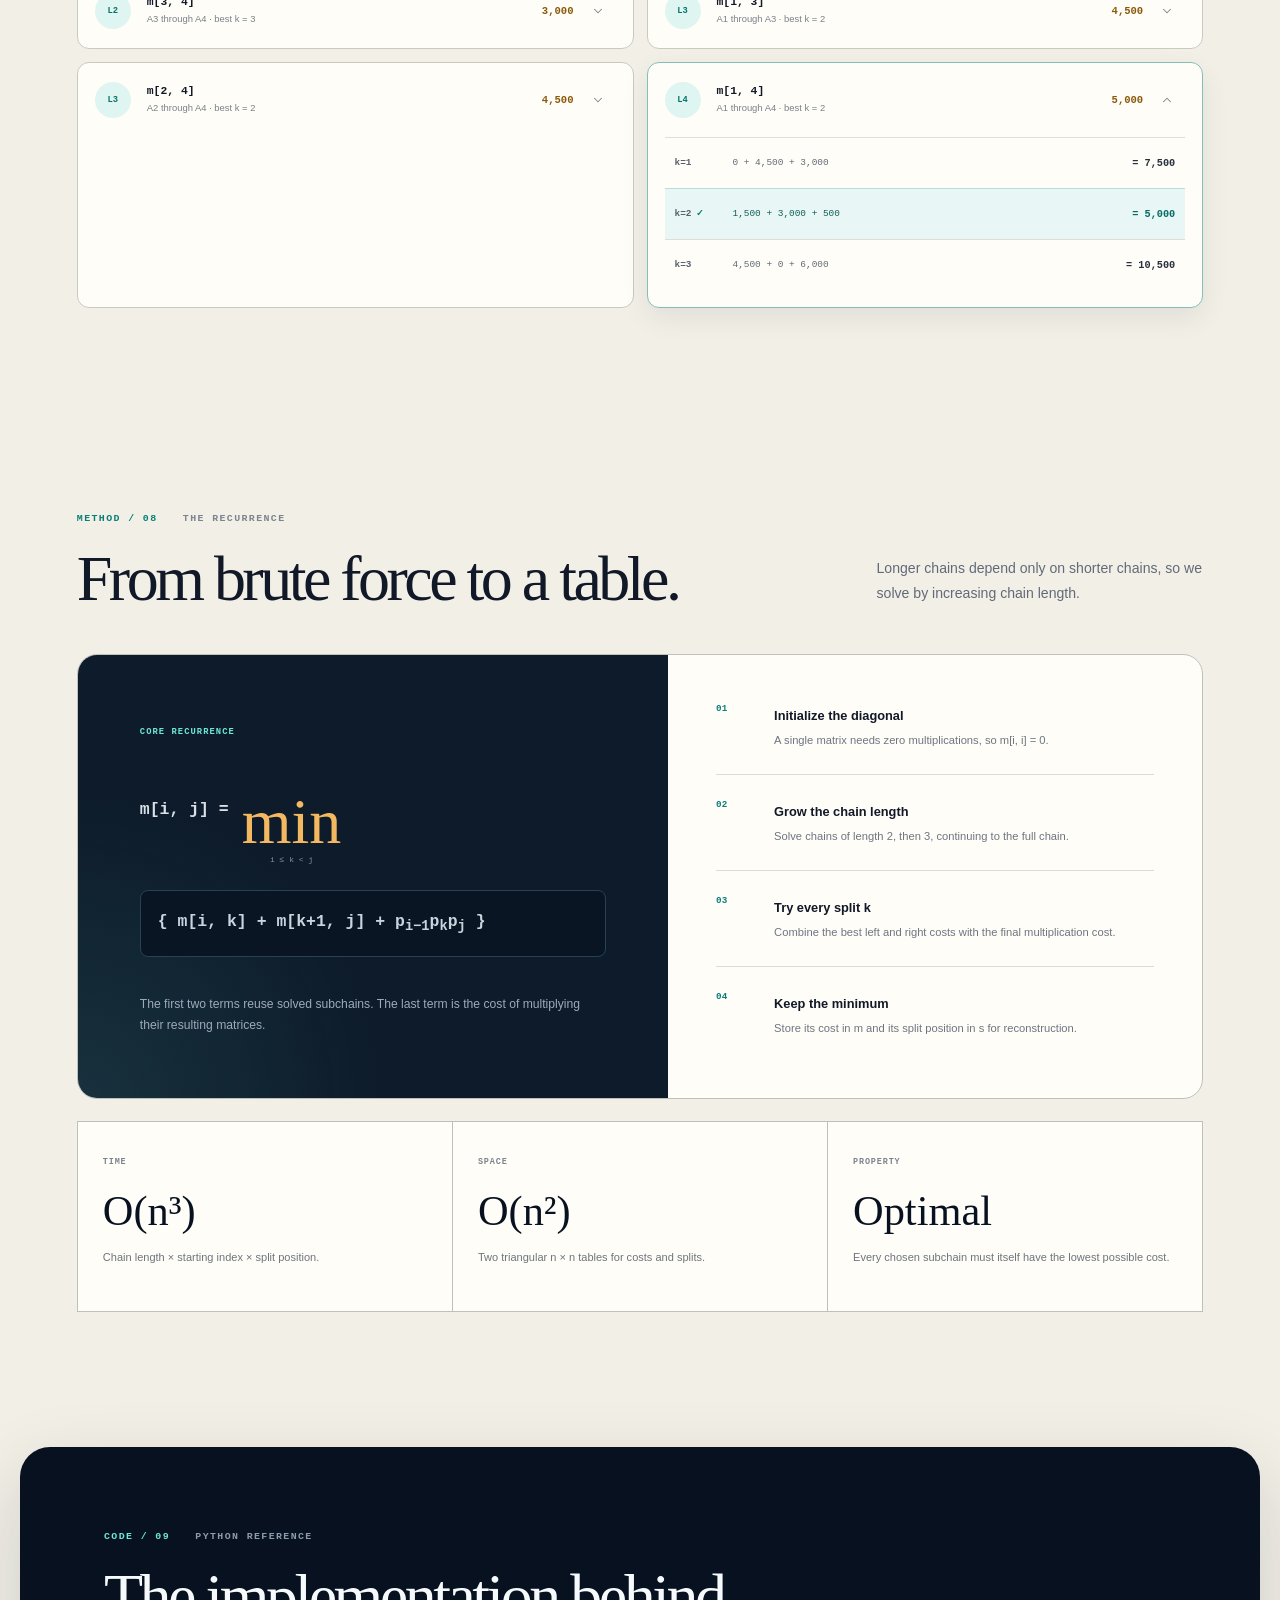
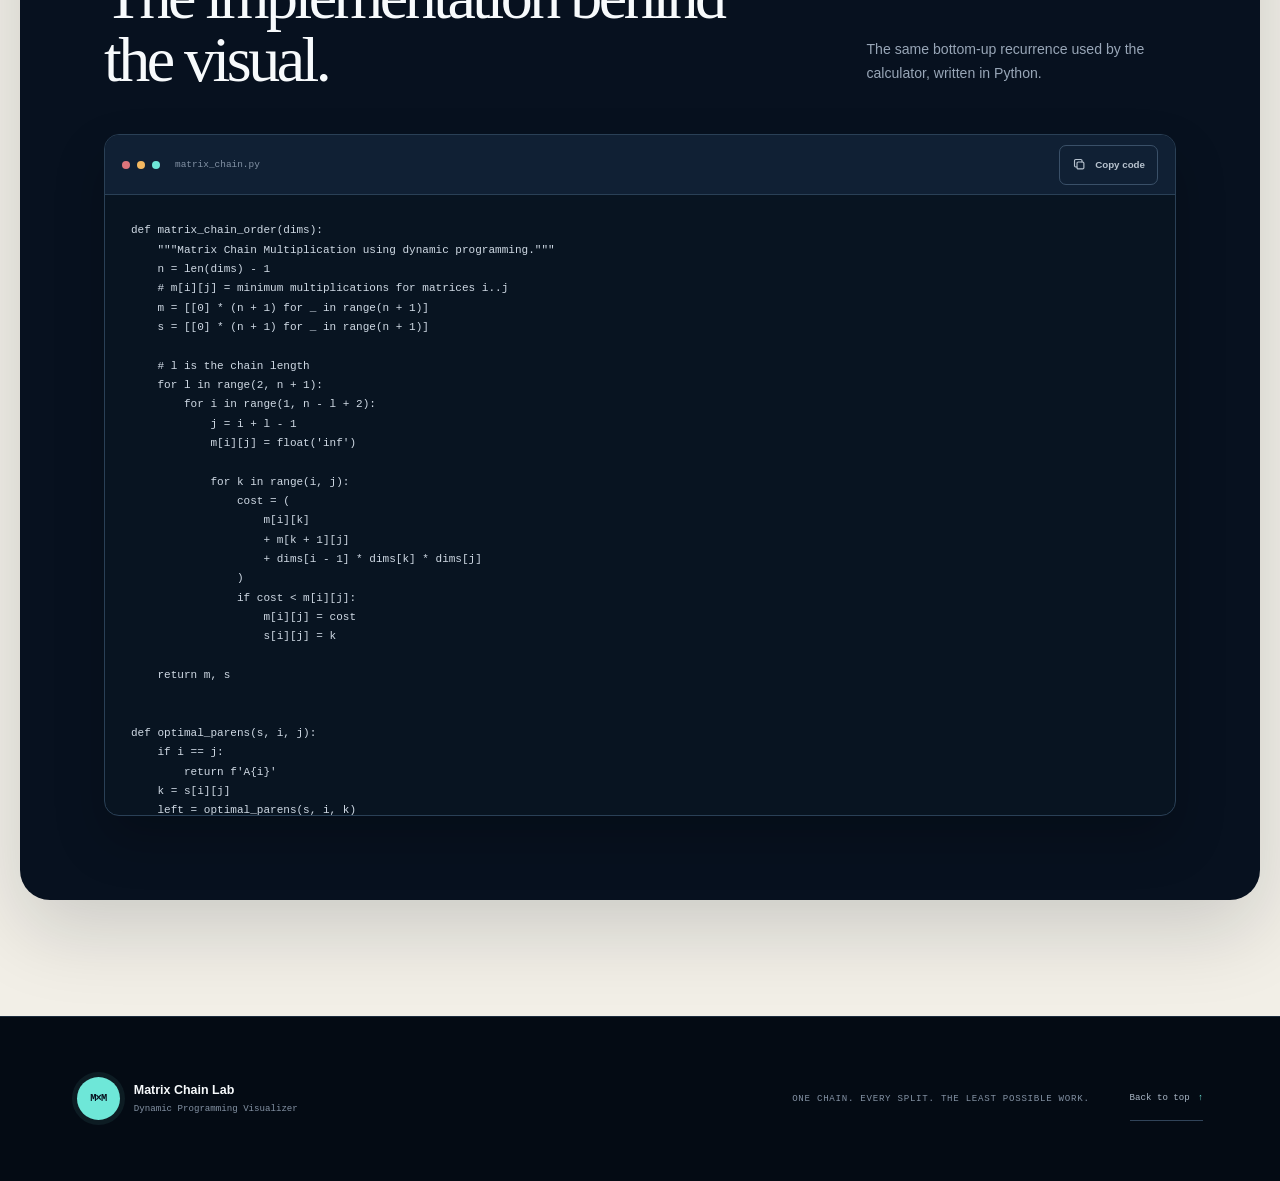
<file: 6-optimal cost in matrix multiplication/index.html>
<!doctype html>
<html lang="en">
<head>
  <meta charset="UTF-8">
  <meta name="viewport" content="width=device-width, initial-scale=1.0">
  <meta name="description" content="An interactive dynamic-programming visualizer for Matrix Chain Multiplication.">
  <meta name="theme-color" content="#07111f">
  <link rel="icon" href="data:image/svg+xml,%3Csvg xmlns='http://www.w3.org/2000/svg' viewBox='0 0 64 64'%3E%3Crect width='64' height='64' rx='32' fill='%236ee7d8'/%3E%3Ctext x='32' y='38' text-anchor='middle' font-family='monospace' font-size='17' font-weight='700' fill='%2307111f'%3EM%C3%97M%3C/text%3E%3C/svg%3E">
  <title>Matrix Chain Lab — Optimal Multiplication Cost</title>
  <link rel="stylesheet" href="./styles.css">
  <script src="./app.js" defer></script>
</head>
<body>
  <a class="skip-link" href="#main-content">Skip to the calculator</a>

  <header class="site-header">
    <a class="brand" href="#top" aria-label="Matrix Chain Lab home">
      <span class="brand-mark" aria-hidden="true">M×M</span>
      <span class="brand-copy">
        <strong>Matrix Chain Lab</strong>
        <small>Dynamic programming, made visible</small>
      </span>
    </a>

    <nav class="header-nav" aria-label="Page navigation">
      <a href="#calculator">Calculator</a>
      <a href="#tables">DP tables</a>
      <a href="#method">Method</a>
    </nav>

    <div class="complexity-pill" aria-label="Complexity: order n cubed time and order n squared space">
      <span>TIME <b>O(n³)</b></span>
      <i aria-hidden="true"></i>
      <span>SPACE <b>O(n²)</b></span>
    </div>
  </header>

  <main id="main-content">
    <section class="hero" id="top" aria-labelledby="hero-title">
      <div class="hero-grid" aria-hidden="true"></div>
      <div class="hero-copy">
        <p class="eyebrow"><span>DP / 01</span> OPTIMAL SUBSTRUCTURE</p>
        <h1 id="hero-title">Find the cheapest way to <em>multiply a matrix chain.</em></h1>
        <p class="hero-lead">
          The order of multiplication changes the work—not the answer. Explore every split,
          keep only the cheapest subproblems, and see why one parenthesization wins.
        </p>
        <div class="hero-actions">
          <a class="button button-primary" href="#calculator">
            Compute an optimum
            <svg viewBox="0 0 24 24" aria-hidden="true"><path d="M5 12h14M13 6l6 6-6 6"/></svg>
          </a>
          <a class="text-link" href="#method">See how it works <span aria-hidden="true">↘</span></a>
        </div>
      </div>

      <div class="hero-demo" aria-label="Example matrix chain A1 through A4 with optimal cost 5,000">
        <div class="demo-topline">
          <span>EXAMPLE / FOUR MATRICES</span>
          <span class="status-dot">OPTIMAL</span>
        </div>
        <div class="demo-chain">
          <div class="demo-group">
            <span class="group-label">LEFT RESULT · 10×5</span>
            <div class="demo-pair">
              <div class="matrix-tile"><b>A1</b><small>10 × 30</small></div>
              <span class="multiply" aria-hidden="true">×</span>
              <div class="matrix-tile"><b>A2</b><small>30 × 5</small></div>
            </div>
          </div>
          <span class="multiply demo-center" aria-hidden="true">×</span>
          <div class="demo-group">
            <span class="group-label">RIGHT RESULT · 5×10</span>
            <div class="demo-pair">
              <div class="matrix-tile"><b>A3</b><small>5 × 60</small></div>
              <span class="multiply" aria-hidden="true">×</span>
              <div class="matrix-tile"><b>A4</b><small>60 × 10</small></div>
            </div>
          </div>
        </div>
        <div class="demo-result">
          <div>
            <span>MINIMUM SCALAR MULTIPLICATIONS</span>
            <strong>5,000</strong>
          </div>
          <div class="cost-ring" aria-hidden="true"><span>MIN</span></div>
        </div>
      </div>
    </section>

    <section class="principle-strip" aria-label="Key algorithm facts">
      <article>
        <span class="fact-number">01</span>
        <div><b>Same product</b><small>Every valid grouping returns the same final matrix.</small></div>
      </article>
      <article>
        <span class="fact-number">02</span>
        <div><b>Different cost</b><small>Intermediate dimensions decide the scalar work.</small></div>
      </article>
      <article>
        <span class="fact-number">03</span>
        <div><b>One recurrence</b><small>Reuse optimal answers for every smaller chain.</small></div>
      </article>
    </section>

    <section class="section calculator-section" id="calculator" aria-labelledby="calculator-title">
      <div class="section-heading">
        <div>
          <p class="eyebrow dark"><span>LAB / 02</span> INTERACTIVE CALCULATOR</p>
          <h2 id="calculator-title">Build your matrix chain.</h2>
        </div>
        <p>Enter the shared dimensions in order. Five numbers describe four compatible matrices.</p>
      </div>

      <div class="calculator-shell">
        <form class="input-card" id="mcm-form" novalidate>
          <div class="card-heading">
            <div class="card-index">01</div>
            <div>
              <span>INPUT</span>
              <h3>Matrix dimensions</h3>
            </div>
          </div>

          <div class="field-group">
            <label for="dimensions">Dimensions <span aria-hidden="true">*</span></label>
            <div class="dimension-input-wrap">
              <span aria-hidden="true">p = [</span>
              <input
                id="dimensions"
                name="dimensions"
                type="text"
                inputmode="numeric"
                value="10, 30, 5, 60, 10"
                aria-describedby="dimensions-help dimensions-error"
                aria-invalid="false"
                autocomplete="off"
                spellcheck="false"
              >
              <span aria-hidden="true">]</span>
            </div>
            <p class="field-help" id="dimensions-help">Use 2–13 positive whole numbers, separated by commas or spaces.</p>
            <p class="field-error" id="dimensions-error" role="alert"></p>
          </div>

          <div class="example-group">
            <span>QUICK EXAMPLES</span>
            <div class="example-buttons" role="group" aria-label="Example dimension sets">
              <button type="button" class="example-chip active" data-dimensions="10, 30, 5, 60, 10">Four matrices</button>
              <button type="button" class="example-chip" data-dimensions="30, 35, 15, 5, 10, 20, 25">CLRS classic</button>
              <button type="button" class="example-chip" data-dimensions="10, 10, 10, 10">Equal sizes</button>
            </div>
          </div>

          <div class="matrix-preview-block">
            <div class="preview-heading">
              <span>PARSED CHAIN</span>
              <strong id="matrix-count">4 matrices</strong>
            </div>
            <div class="matrix-preview" id="matrix-preview" aria-live="polite"></div>
          </div>

          <button class="button button-compute" type="submit">
            <span>Compute optimum</span>
            <svg viewBox="0 0 24 24" aria-hidden="true"><path d="M5 12h14M13 6l6 6-6 6"/></svg>
          </button>
        </form>

        <section class="result-card" aria-labelledby="result-title" aria-live="polite">
          <div class="result-orbit" aria-hidden="true"></div>
          <div class="card-heading light">
            <div class="card-index">02</div>
            <div>
              <span>OUTPUT</span>
              <h3 id="result-title">Optimal result</h3>
            </div>
            <span class="computed-badge" id="computed-badge">COMPUTED</span>
          </div>

          <div class="primary-result">
            <span>MINIMUM SCALAR MULTIPLICATIONS</span>
            <strong id="minimum-cost">5,000</strong>
            <small id="result-context">for a chain of 4 matrices</small>
          </div>

          <div class="expression-panel">
            <div class="expression-label">
              <span>OPTIMAL PARENTHESIZATION</span>
              <button class="icon-button" type="button" id="copy-result" aria-label="Copy optimal parenthesization" title="Copy result">
                <svg viewBox="0 0 24 24" aria-hidden="true"><rect x="8" y="8" width="11" height="11" rx="2"/><path d="M16 8V6a2 2 0 0 0-2-2H6a2 2 0 0 0-2 2v8a2 2 0 0 0 2 2h2"/></svg>
              </button>
            </div>
            <code id="optimal-expression">((A1 × A2) × (A3 × A4))</code>
          </div>

          <div class="result-metrics">
            <div>
              <span>LEFT-TO-RIGHT COST</span>
              <strong id="ltr-cost">10,500</strong>
            </div>
            <div>
              <span>WORK AVOIDED</span>
              <strong id="saved-cost">5,500</strong>
            </div>
            <div>
              <span>SAVINGS</span>
              <strong id="savings-percent">52.4%</strong>
            </div>
          </div>

          <p class="result-insight" id="result-insight">
            Multiply A1 with A2 and A3 with A4 first, then combine the two smaller results.
          </p>
        </section>
      </div>
    </section>

    <section class="section chain-section" aria-labelledby="chain-title">
      <div class="section-heading compact">
        <div>
          <p class="eyebrow dark"><span>VIEW / 03</span> DIMENSION FLOW</p>
          <h2 id="chain-title">The compatible chain.</h2>
        </div>
        <div class="legend" aria-label="Visualization legend">
          <span><i class="legend-dot matrix"></i>Matrix</span>
          <span><i class="legend-dot shared"></i>Shared dimension</span>
        </div>
      </div>
      <div class="chain-visualization" id="chain-visualization" aria-live="polite"></div>
    </section>

    <section class="section execution-section" id="execution" aria-labelledby="execution-title">
      <div class="section-heading">
        <div>
          <p class="eyebrow dark"><span>PLAN / 04</span> WINNING EXECUTION</p>
          <h2 id="execution-title">Perform the cheapest operations.</h2>
        </div>
        <p>Read the optimal tree from its leaves upward. Each result becomes an input to the next operation.</p>
      </div>
      <div class="execution-grid" id="execution-grid"></div>
    </section>

    <section class="section tables-section" id="tables" aria-labelledby="tables-title">
      <div class="section-heading">
        <div>
          <p class="eyebrow dark"><span>DATA / 05</span> DYNAMIC PROGRAMMING TABLES</p>
          <h2 id="tables-title">Every subproblem, stored once.</h2>
        </div>
        <p>The cost table stores the minimum work. The split table remembers the winning divider <em>k</em>.</p>
      </div>

      <div class="table-card">
        <div class="table-toolbar">
          <div class="table-tabs" role="tablist" aria-label="Dynamic programming tables">
            <button type="button" role="tab" id="cost-tab" aria-controls="cost-panel" aria-selected="true">Cost table <span>m[i, j]</span></button>
            <button type="button" role="tab" id="split-tab" aria-controls="split-panel" aria-selected="false" tabindex="-1">Split table <span>s[i, j]</span></button>
          </div>
          <div class="table-key"><i></i> Final optimum</div>
        </div>

        <div class="tab-panel" id="cost-panel" role="tabpanel" aria-labelledby="cost-tab">
          <div class="table-scroll" id="cost-table-container"></div>
        </div>
        <div class="tab-panel" id="split-panel" role="tabpanel" aria-labelledby="split-tab" hidden>
          <div class="table-scroll" id="split-table-container"></div>
        </div>
      </div>
    </section>

    <section class="section comparison-section" aria-labelledby="comparison-title">
      <div class="comparison-layout">
        <div class="comparison-copy">
          <p class="eyebrow"><span>PROOF / 06</span> FINAL SPLIT COMPARISON</p>
          <h2 id="comparison-title">Why this split wins.</h2>
          <p>For the full chain, dynamic programming tries every position <em>k</em>. The shortest bar is the selected cost.</p>
          <div class="winner-callout" id="winner-callout"></div>
        </div>
        <div class="bar-chart" id="final-split-chart" role="img" aria-label="Comparison of candidate costs for the full matrix chain"></div>
      </div>
    </section>

    <section class="section trace-section" aria-labelledby="trace-title">
      <div class="section-heading">
        <div>
          <p class="eyebrow dark"><span>TRACE / 07</span> SUBPROBLEM EXPLORER</p>
          <h2 id="trace-title">Inspect every candidate split.</h2>
        </div>
        <p>Open a subproblem to compare its candidate totals. The winning row becomes the value stored in the DP table.</p>
      </div>
      <div class="trace-grid" id="trace-grid"></div>
      <p class="trace-note" id="trace-note" hidden></p>
    </section>

    <section class="section method-section" id="method" aria-labelledby="method-title">
      <div class="section-heading">
        <div>
          <p class="eyebrow dark"><span>METHOD / 08</span> THE RECURRENCE</p>
          <h2 id="method-title">From brute force to a table.</h2>
        </div>
        <p>Longer chains depend only on shorter chains, so we solve by increasing chain length.</p>
      </div>

      <div class="method-grid">
        <article class="formula-card">
          <span class="formula-kicker">CORE RECURRENCE</span>
          <div class="formula">
            <span>m[i, j] =</span>
            <strong>min</strong>
            <small>i ≤ k &lt; j</small>
            <span>{ m[i, k] + m[k+1, j] + p<sub>i−1</sub>p<sub>k</sub>p<sub>j</sub> }</span>
          </div>
          <p>The first two terms reuse solved subchains. The last term is the cost of multiplying their resulting matrices.</p>
        </article>

        <ol class="method-steps">
          <li><span>01</span><div><b>Initialize the diagonal</b><p>A single matrix needs zero multiplications, so m[i, i] = 0.</p></div></li>
          <li><span>02</span><div><b>Grow the chain length</b><p>Solve chains of length 2, then 3, continuing to the full chain.</p></div></li>
          <li><span>03</span><div><b>Try every split k</b><p>Combine the best left and right costs with the final multiplication cost.</p></div></li>
          <li><span>04</span><div><b>Keep the minimum</b><p>Store its cost in m and its split position in s for reconstruction.</p></div></li>
        </ol>
      </div>

      <div class="complexity-grid">
        <article><span>TIME</span><strong>O(n³)</strong><p>Chain length × starting index × split position.</p></article>
        <article><span>SPACE</span><strong>O(n²)</strong><p>Two triangular n × n tables for costs and splits.</p></article>
        <article><span>PROPERTY</span><strong>Optimal</strong><p>Every chosen subchain must itself have the lowest possible cost.</p></article>
      </div>
    </section>

    <section class="section code-section" aria-labelledby="code-title">
      <div class="section-heading on-dark">
        <div>
          <p class="eyebrow"><span>CODE / 09</span> PYTHON REFERENCE</p>
          <h2 id="code-title">The implementation behind the visual.</h2>
        </div>
        <p>The same bottom-up recurrence used by the calculator, written in Python.</p>
      </div>

      <div class="code-window">
        <div class="code-toolbar">
          <div><i></i><i></i><i></i><span>matrix_chain.py</span></div>
          <button type="button" id="copy-code">
            <svg viewBox="0 0 24 24" aria-hidden="true"><rect x="8" y="8" width="11" height="11" rx="2"/><path d="M16 8V6a2 2 0 0 0-2-2H6a2 2 0 0 0-2 2v8a2 2 0 0 0 2 2h2"/></svg>
            <span>Copy code</span>
          </button>
        </div>
        <pre class="code-scroll"><code id="python-code">def matrix_chain_order(dims):
    """Matrix Chain Multiplication using dynamic programming."""
    n = len(dims) - 1
    # m[i][j] = minimum multiplications for matrices i..j
    m = [[0] * (n + 1) for _ in range(n + 1)]
    s = [[0] * (n + 1) for _ in range(n + 1)]

    # l is the chain length
    for l in range(2, n + 1):
        for i in range(1, n - l + 2):
            j = i + l - 1
            m[i][j] = float('inf')

            for k in range(i, j):
                cost = (
                    m[i][k]
                    + m[k + 1][j]
                    + dims[i - 1] * dims[k] * dims[j]
                )
                if cost &lt; m[i][j]:
                    m[i][j] = cost
                    s[i][j] = k

    return m, s


def optimal_parens(s, i, j):
    if i == j:
        return f'A{i}'
    k = s[i][j]
    left = optimal_parens(s, i, k)
    right = optimal_parens(s, k + 1, j)
    return f'({left} x {right})'


dims = [10, 30, 5, 60, 10]
m, s = matrix_chain_order(dims)
n = len(dims) - 1
print('Minimum:', m[1][n])
print('Order:', optimal_parens(s, 1, n))</code></pre>
      </div>
    </section>
  </main>

  <footer class="site-footer">
    <div>
      <span class="brand-mark" aria-hidden="true">M×M</span>
      <div><strong>Matrix Chain Lab</strong><small>Dynamic Programming Visualizer</small></div>
    </div>
    <p>One chain. Every split. The least possible work.</p>
    <a href="#top">Back to top <span aria-hidden="true">↑</span></a>
  </footer>

  <div class="toast" id="toast" role="status" aria-live="polite" aria-atomic="true"></div>
</body>
</html>
</file>
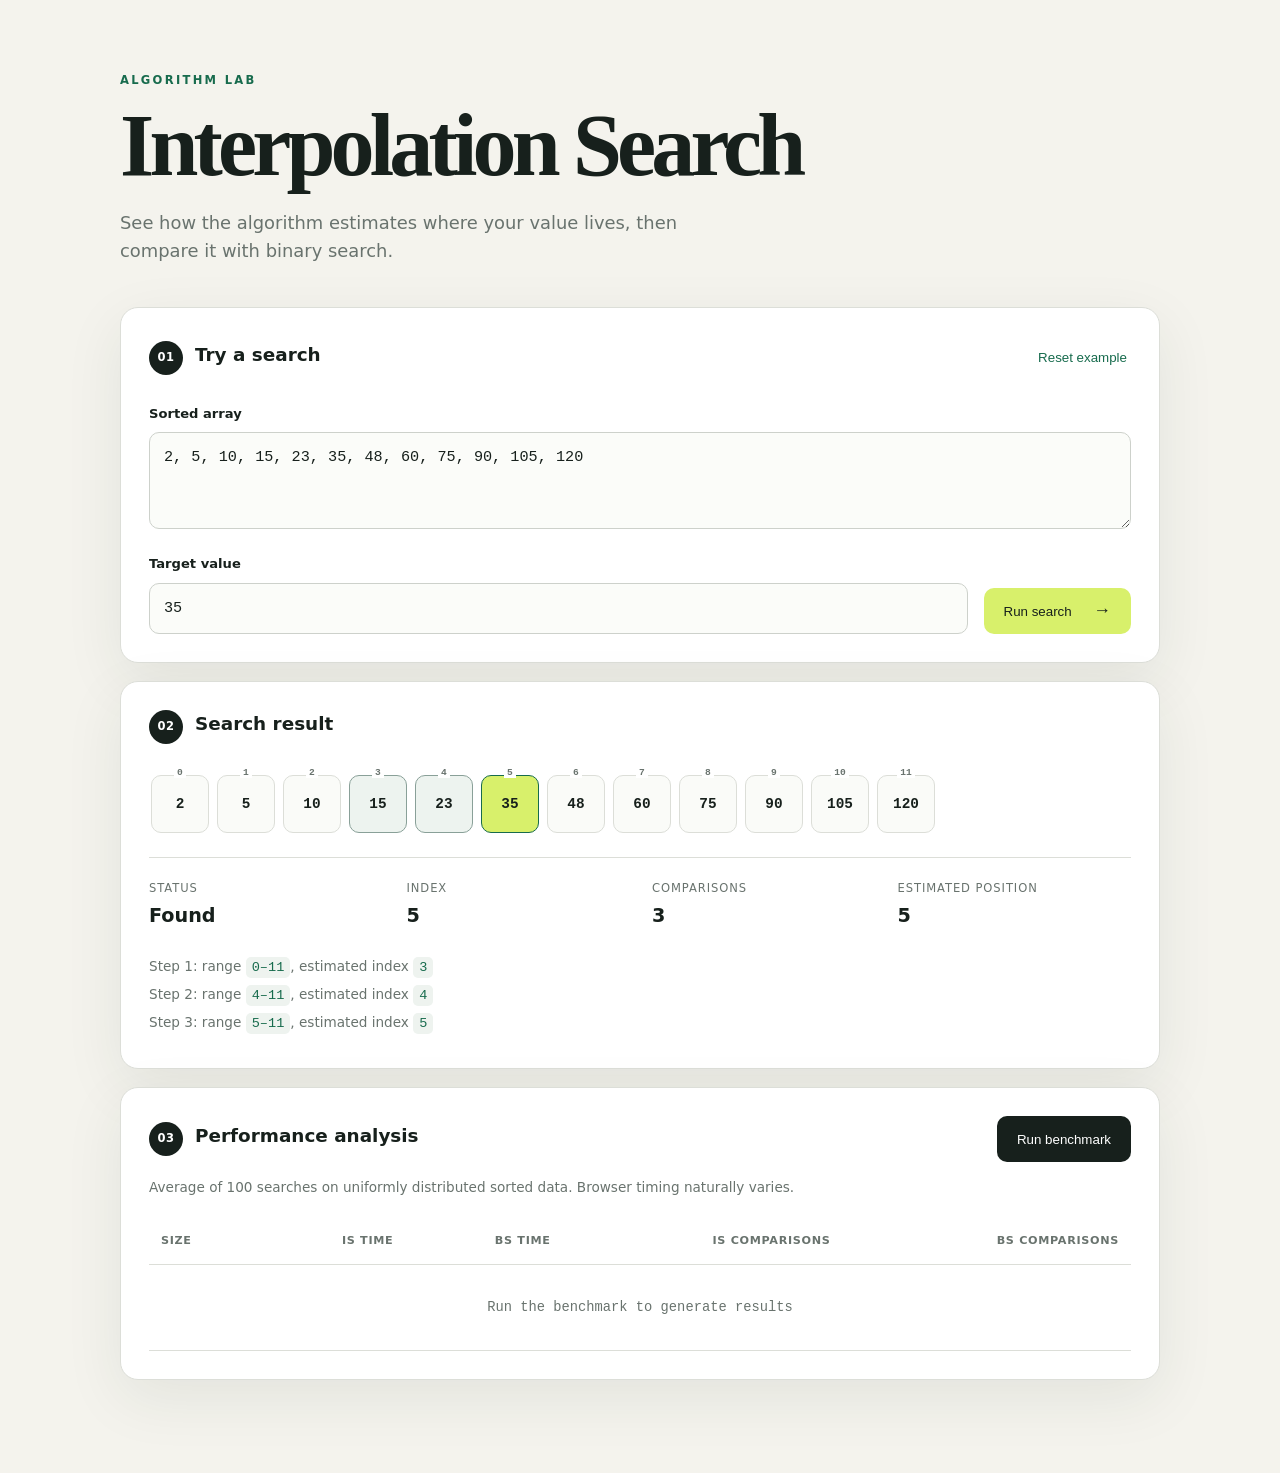
<file: DAA 2/index.html>
<!doctype html>
<html lang="en">
<head>
  <meta charset="UTF-8">
  <meta name="viewport" content="width=device-width, initial-scale=1.0">
  <title>Interpolation Search Visualizer</title>
  <link rel="stylesheet" href="styles.css">
</head>
<body>
  <main class="shell">
    <header>
      <div class="eyebrow">ALGORITHM LAB</div>
      <h1>Interpolation Search</h1>
      <p>See how the algorithm estimates where your value lives, then compare it with binary search.</p>
    </header>

    <section class="card controls" aria-labelledby="try-title">
      <div class="section-heading">
        <div><span class="step">01</span><h2 id="try-title">Try a search</h2></div>
        <button id="resetBtn" class="text-btn" type="button">Reset example</button>
      </div>
      <label for="arrayInput">Sorted array</label>
      <textarea id="arrayInput" rows="3" spellcheck="false">2, 5, 10, 15, 23, 35, 48, 60, 75, 90, 105, 120</textarea>
      <div class="field-row">
        <div class="field">
          <label for="targetInput">Target value</label>
          <input id="targetInput" type="number" value="35">
        </div>
        <button id="searchBtn" class="primary" type="button">Run search <span>→</span></button>
      </div>
      <p id="error" class="error" role="alert"></p>
    </section>

    <section class="card result" aria-labelledby="result-title">
      <div class="section-heading"><div><span class="step">02</span><h2 id="result-title">Search result</h2></div></div>
      <div id="arrayTrack" class="array-track" aria-live="polite"></div>
      <div class="stats">
        <div><span>Status</span><strong id="status">Ready</strong></div>
        <div><span>Index</span><strong id="index">—</strong></div>
        <div><span>Comparisons</span><strong id="comparisons">—</strong></div>
        <div><span>Estimated position</span><strong id="position">—</strong></div>
      </div>
      <div id="trace" class="trace"></div>
    </section>

    <section class="card benchmark" aria-labelledby="benchmark-title">
      <div class="section-heading">
        <div><span class="step">03</span><h2 id="benchmark-title">Performance analysis</h2></div>
        <button id="benchmarkBtn" class="secondary" type="button">Run benchmark</button>
      </div>
      <p class="hint">Average of 100 searches on uniformly distributed sorted data. Browser timing naturally varies.</p>
      <div class="table-wrap">
        <table>
          <thead><tr><th>Size</th><th>IS time</th><th>BS time</th><th>IS comparisons</th><th>BS comparisons</th></tr></thead>
          <tbody id="benchmarkBody"><tr><td colspan="5" class="empty">Run the benchmark to generate results</td></tr></tbody>
        </table>
      </div>
    </section>
  </main>
  <script src="app.js"></script>
</body>
</html>
</file>
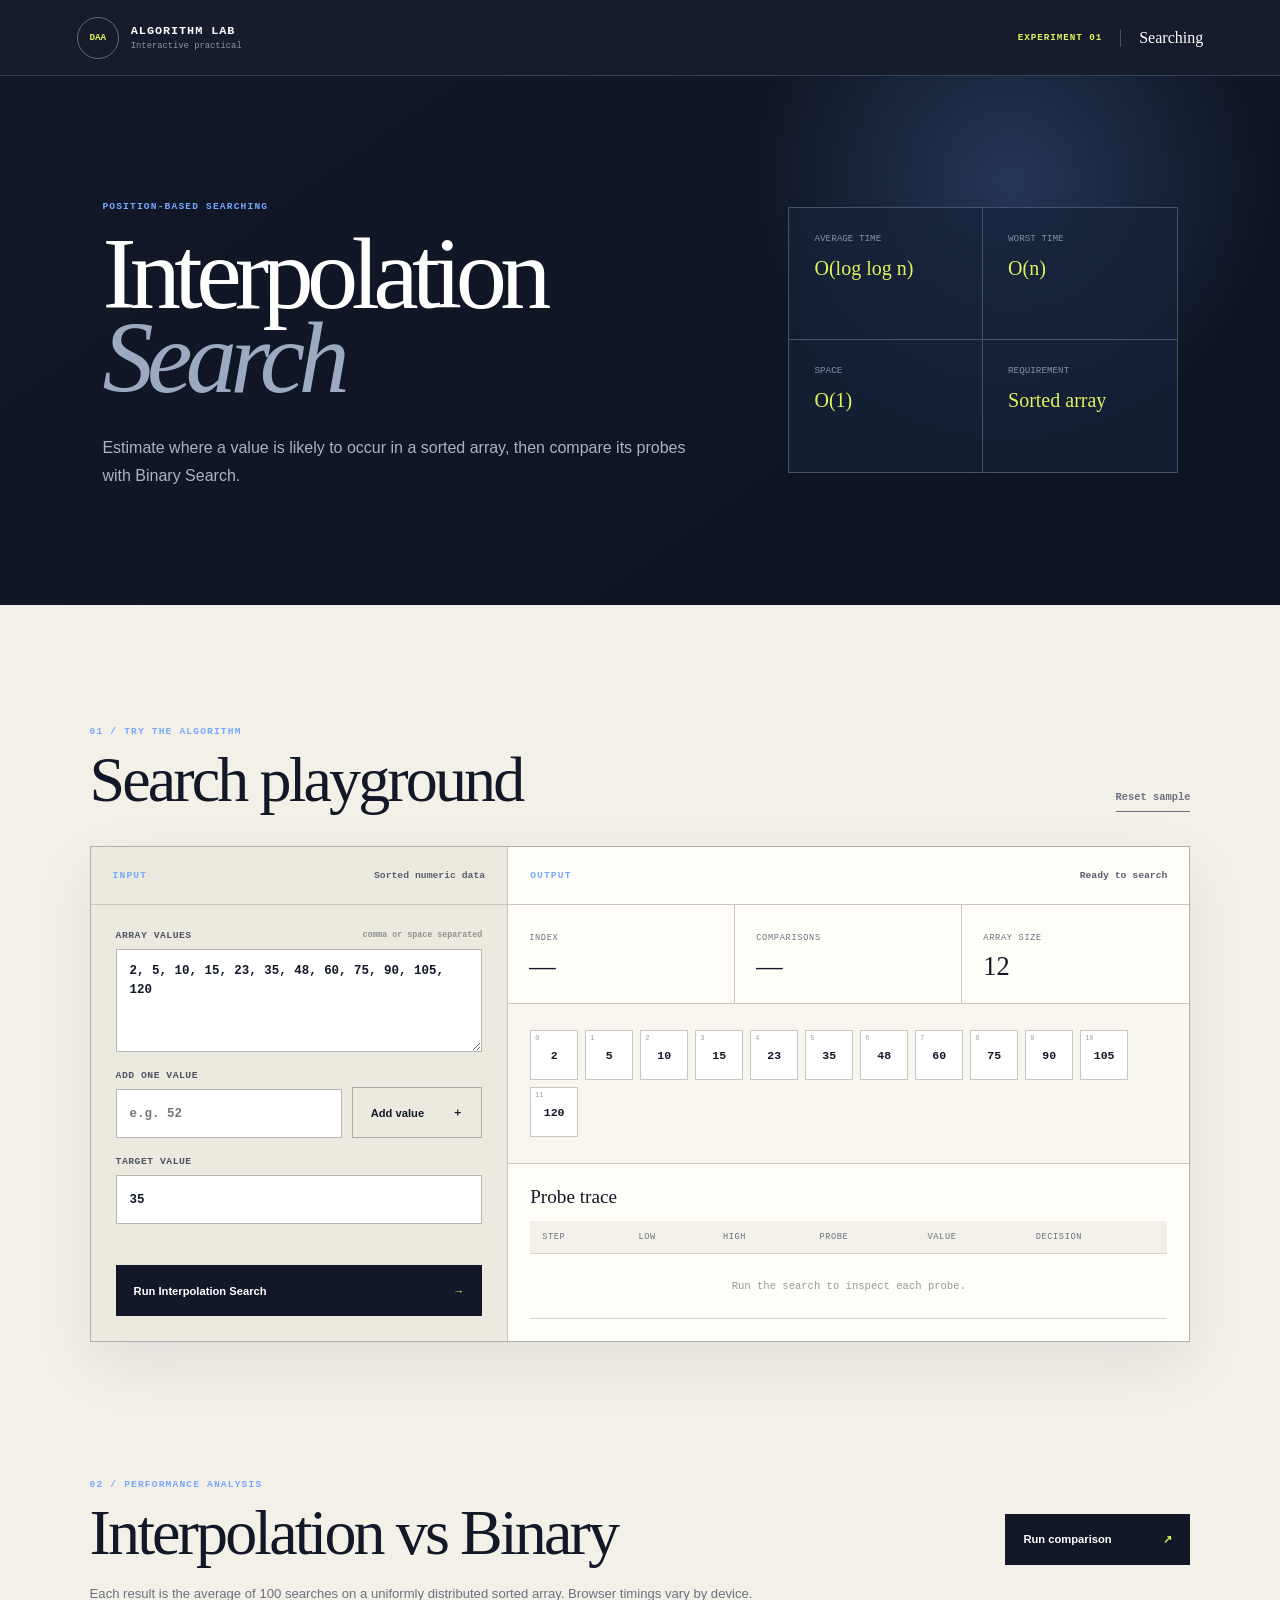
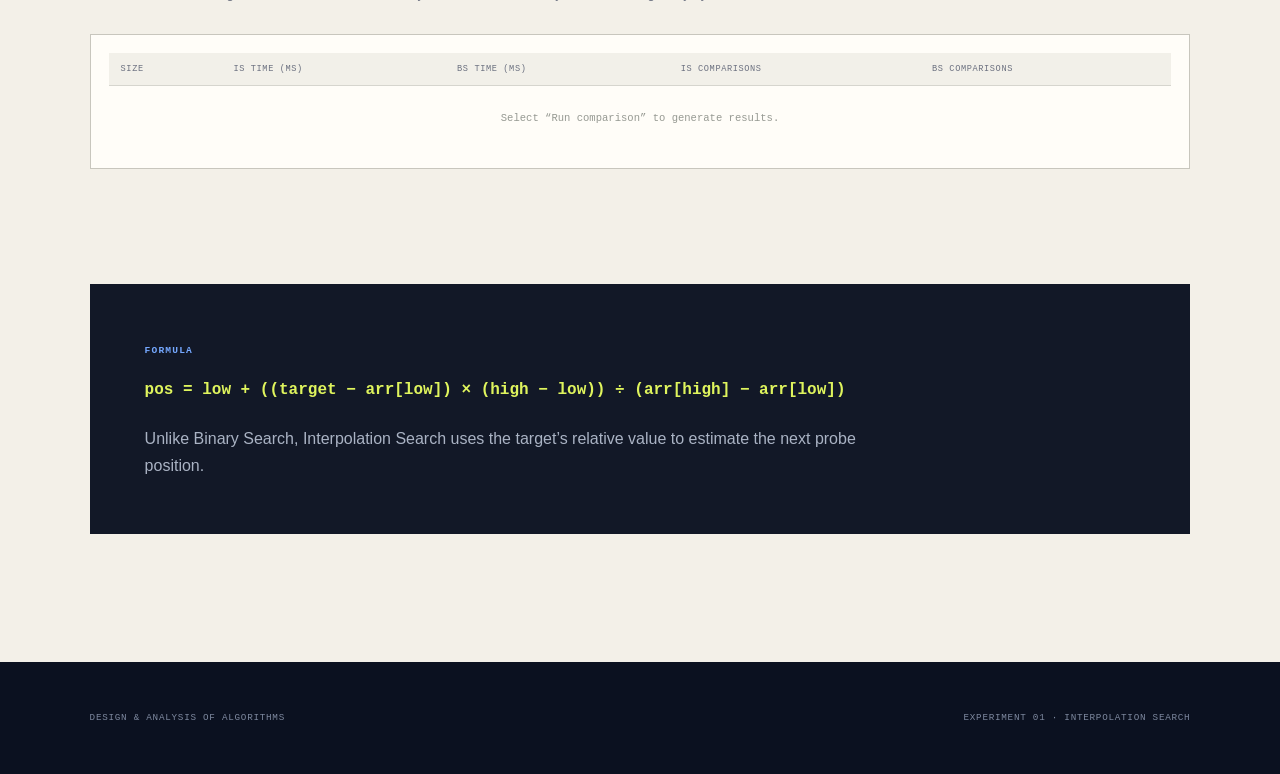
<file: experiment-1-interpolation-search/index.html>
<!doctype html>
<html lang="en">
<head>
  <meta charset="UTF-8">
  <meta name="viewport" content="width=device-width, initial-scale=1.0">
  <meta name="description" content="Interactive DAA practical for Interpolation Search and Binary Search comparison.">
  <meta name="theme-color" content="#111827">
  <title>Experiment 1 · Interpolation Search</title>
  <link rel="stylesheet" href="styles.css">
</head>
<body>
  <header class="topbar">
    <a class="brand" href="../" aria-label="Back to the DAA practicals">
      <span class="brand-mark">DAA</span>
      <span>
        <strong>Algorithm Lab</strong>
        <small>Interactive practical</small>
      </span>
    </a>
    <div class="experiment-label">
      <span>EXPERIMENT 01</span>
      <strong>Searching</strong>
    </div>
  </header>

  <main>
    <section class="hero">
      <div>
        <p class="eyebrow">POSITION-BASED SEARCHING</p>
        <h1>Interpolation<br><em>Search</em></h1>
        <p class="hero-copy">
          Estimate where a value is likely to occur in a sorted array, then compare
          its probes with Binary Search.
        </p>
      </div>
      <dl class="complexity-card">
        <div>
          <dt>Average time</dt>
          <dd>O(log log n)</dd>
        </div>
        <div>
          <dt>Worst time</dt>
          <dd>O(n)</dd>
        </div>
        <div>
          <dt>Space</dt>
          <dd>O(1)</dd>
        </div>
        <div>
          <dt>Requirement</dt>
          <dd>Sorted array</dd>
        </div>
      </dl>
    </section>

    <section class="lab-shell" aria-labelledby="lab-title">
      <div class="section-heading">
        <div>
          <span>01 / TRY THE ALGORITHM</span>
          <h2 id="lab-title">Search playground</h2>
        </div>
        <button class="text-button" id="resetButton" type="button">Reset sample</button>
      </div>

      <div class="workspace">
        <section class="control-panel" aria-label="Search controls">
          <div class="panel-title">
            <span>INPUT</span>
            <b>Sorted numeric data</b>
          </div>

          <form id="searchForm">
            <label class="field">
              <span>Array values <small>comma or space separated</small></span>
              <textarea id="arrayInput" rows="4" spellcheck="false">2, 5, 10, 15, 23, 35, 48, 60, 75, 90, 105, 120</textarea>
            </label>

            <div class="add-row">
              <label class="field">
                <span>Add one value</span>
                <input id="newValueInput" type="number" step="any" placeholder="e.g. 52">
              </label>
              <button class="secondary-button" id="addValueButton" type="button">Add value <b>＋</b></button>
            </div>

            <label class="field">
              <span>Target value</span>
              <input id="targetInput" type="number" step="any" value="35" required>
            </label>

            <p class="form-message" id="formMessage" role="alert" aria-live="polite"></p>

            <button class="primary-button" type="submit">
              Run Interpolation Search <b>→</b>
            </button>
          </form>
        </section>

        <section class="result-panel" aria-live="polite">
          <div class="panel-title">
            <span>OUTPUT</span>
            <b id="resultStatus">Ready to search</b>
          </div>

          <div class="metrics">
            <article>
              <span>INDEX</span>
              <strong id="indexMetric">—</strong>
            </article>
            <article>
              <span>COMPARISONS</span>
              <strong id="comparisonMetric">—</strong>
            </article>
            <article>
              <span>ARRAY SIZE</span>
              <strong id="sizeMetric">12</strong>
            </article>
          </div>

          <div class="array-visual" id="arrayVisual" aria-label="Array visualization"></div>

          <div class="trace-wrap">
            <h3>Probe trace</h3>
            <div class="table-scroll">
              <table>
                <thead>
                  <tr>
                    <th>Step</th>
                    <th>Low</th>
                    <th>High</th>
                    <th>Probe</th>
                    <th>Value</th>
                    <th>Decision</th>
                  </tr>
                </thead>
                <tbody id="traceBody">
                  <tr><td colspan="6" class="empty-cell">Run the search to inspect each probe.</td></tr>
                </tbody>
              </table>
            </div>
          </div>
        </section>
      </div>
    </section>

    <section class="benchmark-section" aria-labelledby="benchmark-title">
      <div class="section-heading">
        <div>
          <span>02 / PERFORMANCE ANALYSIS</span>
          <h2 id="benchmark-title">Interpolation vs Binary</h2>
        </div>
        <button class="primary-button compact" id="benchmarkButton" type="button">
          Run comparison <b>↗</b>
        </button>
      </div>
      <p class="section-note">
        Each result is the average of 100 searches on a uniformly distributed sorted array.
        Browser timings vary by device.
      </p>
      <div class="benchmark-card">
        <div class="table-scroll">
          <table>
            <thead>
              <tr>
                <th>Size</th>
                <th>IS time (ms)</th>
                <th>BS time (ms)</th>
                <th>IS comparisons</th>
                <th>BS comparisons</th>
              </tr>
            </thead>
            <tbody id="benchmarkBody">
              <tr><td colspan="5" class="empty-cell">Select “Run comparison” to generate results.</td></tr>
            </tbody>
          </table>
        </div>
      </div>
    </section>

    <section class="algorithm-note">
      <span class="note-number">FORMULA</span>
      <code>pos = low + ((target − arr[low]) × (high − low)) ÷ (arr[high] − arr[low])</code>
      <p>
        Unlike Binary Search, Interpolation Search uses the target’s relative value
        to estimate the next probe position.
      </p>
    </section>
  </main>

  <footer>
    <span>Design &amp; Analysis of Algorithms</span>
    <span>Experiment 01 · Interpolation Search</span>
  </footer>

  <script src="script.js"></script>
</body>
</html>
</file>
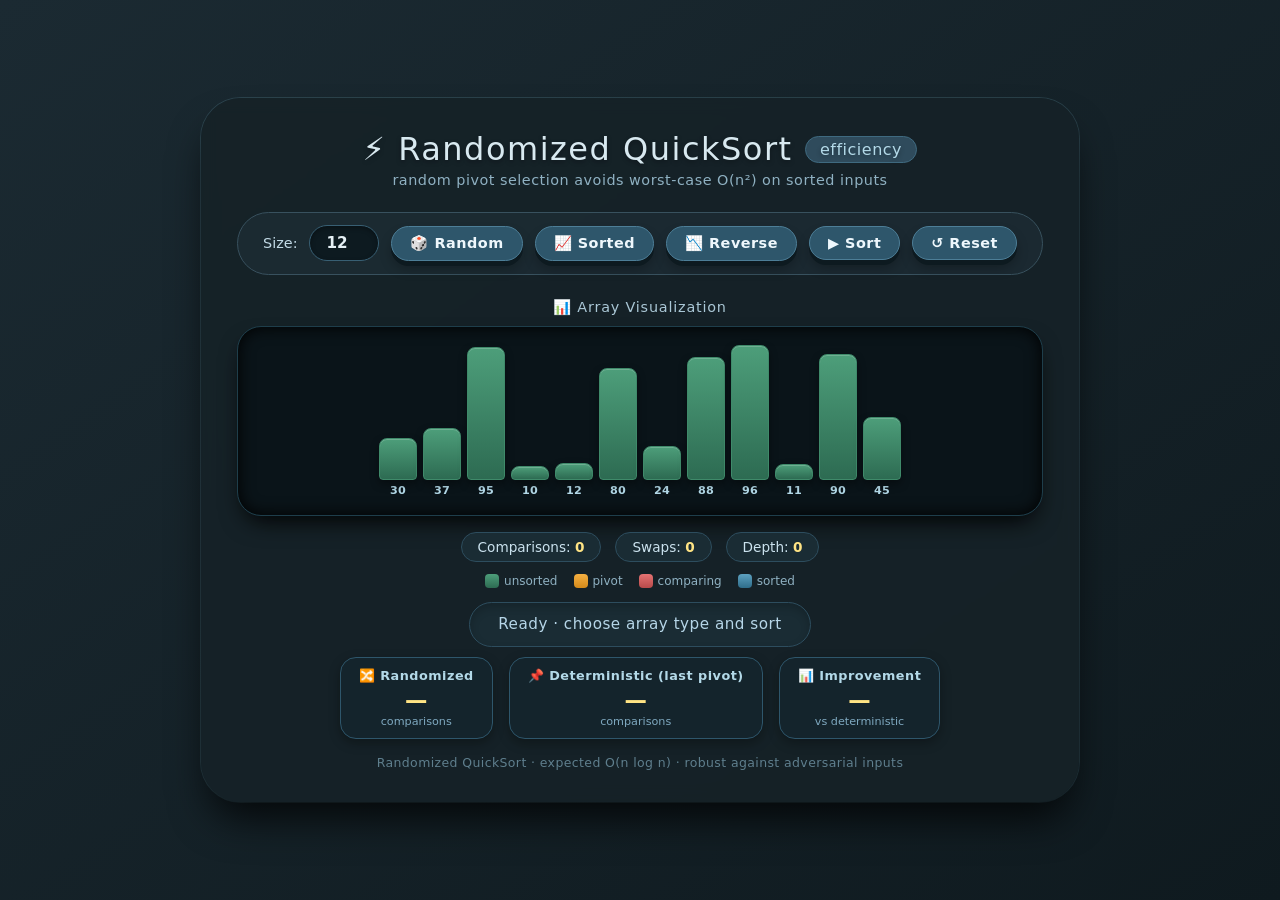
<file: 10-Randomized algorithm/10.randomized algorithm.html>
<!DOCTYPE html>
<html lang="en">
<head>
  <meta charset="UTF-8">
  <meta name="viewport" content="width=device-width, initial-scale=1.0">
  <title>Randomized QuickSort · Efficiency</title>
  <style>
    * {
      box-sizing: border-box;
      font-family: system-ui, 'Segoe UI', Roboto, sans-serif;
    }
    body {
      background: linear-gradient(145deg, #1b2a32 0%, #0f1a1f 100%);
      min-height: 100vh;
      display: flex;
      justify-content: center;
      align-items: center;
      margin: 0;
      padding: 20px;
    }
    .card {
      background: rgba(22, 34, 40, 0.92);
      backdrop-filter: blur(8px);
      border-radius: 2.5rem;
      padding: 2rem 2.2rem 2rem 2.2rem;
      box-shadow: 0 25px 40px -10px rgba(0, 0, 0, 0.8), 0 0 0 1px rgba(120, 180, 200, 0.2);
      display: flex;
      flex-direction: column;
      align-items: center;
      max-width: 100%;
      width: fit-content;
    }
    h1 {
      font-weight: 500;
      font-size: 2rem;
      letter-spacing: 1.5px;
      margin: 0 0 0.2rem 0;
      color: #d8e9f0;
      text-shadow: 0 2px 5px #00000050;
      display: flex;
      align-items: center;
      gap: 12px;
    }
    h1 span {
      background: #2f4b5c;
      padding: 0.2rem 0.9rem;
      border-radius: 60px;
      font-size: 1rem;
      font-weight: 400;
      color: #b3d9e8;
      border: 1px solid #3f6a80;
      letter-spacing: 0.5px;
    }
    .subhead {
      color: #8fb1c2;
      font-size: 0.9rem;
      margin-bottom: 1.2rem;
      letter-spacing: 0.5px;
      text-align: center;
    }
    .control-panel {
      display: flex;
      flex-wrap: wrap;
      justify-content: center;
      align-items: center;
      gap: 12px;
      margin: 0.3rem 0 1.2rem 0;
      background: #1e2e36b3;
      padding: 0.8rem 1.6rem;
      border-radius: 60px;
      border: 1px solid #38515e;
    }
    .control-panel label {
      color: #c2dae6;
      font-weight: 500;
      font-size: 0.9rem;
    }
    .control-panel input {
      width: 70px;
      padding: 8px 10px;
      border-radius: 30px;
      border: 1px solid #385f73;
      background: #0d1a20;
      color: #e5f0f5;
      font-weight: 600;
      text-align: center;
      font-size: 0.95rem;
      outline: none;
      transition: 0.2s;
      box-shadow: inset 0 2px 5px #00000055;
    }
    .control-panel input:focus {
      border-color: #5da1c0;
      box-shadow: 0 0 0 2px #3e7b9650, inset 0 2px 5px #000;
    }
    .control-panel button {
      background: #2e566b;
      border: none;
      border-radius: 40px;
      padding: 8px 18px;
      font-weight: 600;
      font-size: 0.9rem;
      letter-spacing: 0.5px;
      color: #eef7fc;
      cursor: pointer;
      transition: 0.15s;
      box-shadow: 0 5px 0 #0d1a20, 0 8px 12px #00000040;
      border: 1px solid #4d7e97;
      display: inline-flex;
      align-items: center;
      gap: 6px;
    }
    .control-panel button:hover {
      background: #3c6d88;
      transform: translateY(-1px);
      box-shadow: 0 6px 0 #0d1a20, 0 10px 16px #00000050;
    }
    .control-panel button:active {
      transform: translateY(3px);
      box-shadow: 0 2px 0 #0d1a20, 0 5px 10px #00000040;
    }
    .control-panel button.active {
      background: #4a7e9c;
      border-color: #7fb5d0;
      box-shadow: 0 5px 0 #0d1a20, 0 8px 12px #00000040, 0 0 0 2px #6fb0d0;
    }
    .array-section {
      display: flex;
      flex-direction: column;
      align-items: center;
      margin: 5px 0 8px 0;
      width: 100%;
    }
    .array-title {
      color: #aac7d6;
      font-size: 0.9rem;
      letter-spacing: 0.8px;
      margin-bottom: 10px;
      font-weight: 500;
    }
    .array-container {
      display: flex;
      flex-wrap: wrap;
      justify-content: center;
      align-items: flex-end;
      gap: 6px;
      background: #0a1419;
      padding: 18px 20px;
      border-radius: 24px;
      box-shadow: inset 0 0 16px #000000, 0 12px 24px -8px black;
      border: 1px solid #1e3e4b;
      min-height: 180px;
      width: 100%;
      box-sizing: border-box;
      transition: 0.2s;
    }
    .bar-wrapper {
      display: flex;
      flex-direction: column;
      align-items: center;
      gap: 4px;
      transition: 0.2s;
    }
    .bar {
      width: 38px;
      background: linear-gradient(180deg, #4d9e7a, #2d6b52);
      border-radius: 8px 8px 4px 4px;
      transition: height 0.25s, background 0.25s, transform 0.15s;
      box-shadow: 0 4px 8px #00000060, inset 0 1px 0 #ffffff30;
      position: relative;
      min-height: 4px;
      border: 1px solid #3f8a6a;
    }
    .bar.pivot {
      background: linear-gradient(180deg, #f5b042, #d48a1a);
      box-shadow: 0 0 16px #ffb34780, 0 4px 8px #00000060;
      border-color: #ffd966;
      transform: scale(1.05);
    }
    .bar.sorted {
      background: linear-gradient(180deg, #5da1c0, #2e6d8a);
      border-color: #7fc0dd;
      box-shadow: 0 0 12px #5da1c060, 0 4px 8px #00000060;
    }
    .bar.comparing {
      background: linear-gradient(180deg, #e57373, #b84a4a);
      border-color: #ff9a9a;
      box-shadow: 0 0 14px #e5737380;
      transform: scale(1.05);
    }
    .bar-label {
      font-size: 0.7rem;
      color: #b3d9e8;
      font-weight: 600;
      letter-spacing: 0.3px;
    }
    .stats-row {
      display: flex;
      flex-wrap: wrap;
      justify-content: center;
      gap: 14px;
      margin: 8px 0 4px 0;
    }
    .stat {
      background: #1a2c34;
      padding: 6px 16px;
      border-radius: 40px;
      border: 1px solid #2d4d5e;
      color: #cbe2ee;
      font-size: 0.85rem;
      font-weight: 500;
    }
    .stat span {
      color: #ffe484;
      font-weight: 700;
    }
    .result-section {
      display: flex;
      flex-direction: column;
      align-items: center;
      margin-top: 8px;
      width: 100%;
    }
    .status {
      color: #b6d6e8;
      font-size: 0.95rem;
      font-weight: 400;
      letter-spacing: 0.5px;
      background: #1a2c34;
      padding: 10px 28px;
      border-radius: 40px;
      border: 1px solid #2d4d5e;
      margin-top: 6px;
      min-width: 240px;
      text-align: center;
      box-shadow: inset 0 4px 8px #00000030;
      line-height: 1.5;
    }
    .status strong {
      color: #ffe484;
      font-weight: 600;
    }
    .comparison-row {
      display: flex;
      flex-wrap: wrap;
      justify-content: center;
      gap: 16px;
      margin-top: 10px;
      width: 100%;
    }
    .algo-card {
      background: #14242c;
      border-radius: 16px;
      border: 1px solid #2e566b;
      padding: 10px 18px;
      min-width: 150px;
      text-align: center;
      box-shadow: 0 4px 12px #00000050;
    }
    .algo-card h4 {
      margin: 0 0 4px 0;
      color: #b3d9e8;
      font-size: 0.8rem;
      font-weight: 600;
      letter-spacing: 0.5px;
    }
    .algo-card .val {
      font-size: 1.4rem;
      font-weight: 700;
      color: #ffe484;
    }
    .algo-card .sub {
      font-size: 0.7rem;
      color: #7fa9c0;
      margin-top: 2px;
    }
    .footer {
      color: #5f7f8e;
      font-size: 0.78rem;
      margin-top: 16px;
      letter-spacing: 0.4px;
      text-align: center;
    }
    .legend {
      display: flex;
      flex-wrap: wrap;
      justify-content: center;
      gap: 16px;
      margin-top: 8px;
      color: #8fb1c2;
      font-size: 0.75rem;
    }
    .legend-item {
      display: flex;
      align-items: center;
      gap: 5px;
    }
    .legend-dot {
      width: 14px;
      height: 14px;
      border-radius: 4px;
    }
    .legend-dot.normal { background: linear-gradient(180deg, #4d9e7a, #2d6b52); }
    .legend-dot.pivot { background: linear-gradient(180deg, #f5b042, #d48a1a); }
    .legend-dot.comparing { background: linear-gradient(180deg, #e57373, #b84a4a); }
    .legend-dot.sorted { background: linear-gradient(180deg, #5da1c0, #2e6d8a); }
  </style>
</head>
<body>
<div class="card">
  <h1>⚡ Randomized QuickSort <span>efficiency</span></h1>
  <div class="subhead">random pivot selection avoids worst-case O(n²) on sorted inputs</div>

  <div class="control-panel">
    <label for="arraySize">Size:</label>
    <input type="number" id="arraySize" min="5" max="30" value="12" step="1">
    <button id="randomArrayBtn">🎲 Random</button>
    <button id="sortedArrayBtn">📈 Sorted</button>
    <button id="reverseArrayBtn">📉 Reverse</button>
    <button id="solveBtn">▶ Sort</button>
    <button id="resetBtn">↺ Reset</button>
  </div>

  <div class="array-section">
    <div class="array-title">📊 Array Visualization</div>
    <div id="arrayContainer" class="array-container"></div>
  </div>

  <div class="stats-row" id="statsRow">
    <div class="stat">Comparisons: <span id="compCount">0</span></div>
    <div class="stat">Swaps: <span id="swapCount">0</span></div>
    <div class="stat">Depth: <span id="depthCount">0</span></div>
  </div>

  <div class="legend">
    <div class="legend-item"><span class="legend-dot normal"></span> unsorted</div>
    <div class="legend-item"><span class="legend-dot pivot"></span> pivot</div>
    <div class="legend-item"><span class="legend-dot comparing"></span> comparing</div>
    <div class="legend-item"><span class="legend-dot sorted"></span> sorted</div>
  </div>

  <div class="result-section">
    <div id="status" class="status">Ready · choose array type and sort</div>
  </div>

  <div class="comparison-row">
    <div class="algo-card">
      <h4>🔀 Randomized</h4>
      <div class="val" id="randComp">—</div>
      <div class="sub">comparisons</div>
    </div>
    <div class="algo-card">
      <h4>📌 Deterministic (last pivot)</h4>
      <div class="val" id="detComp">—</div>
      <div class="sub">comparisons</div>
    </div>
    <div class="algo-card">
      <h4>📊 Improvement</h4>
      <div class="val" id="improvement">—</div>
      <div class="sub">vs deterministic</div>
    </div>
  </div>

  <div class="footer">Randomized QuickSort · expected O(n log n) · robust against adversarial inputs</div>
</div>

<script>
  (function(){
    const arrayContainer = document.getElementById('arrayContainer');
    const arraySizeInput = document.getElementById('arraySize');
    const randomArrayBtn = document.getElementById('randomArrayBtn');
    const sortedArrayBtn = document.getElementById('sortedArrayBtn');
    const reverseArrayBtn = document.getElementById('reverseArrayBtn');
    const solveBtn = document.getElementById('solveBtn');
    const resetBtn = document.getElementById('resetBtn');
    const statusEl = document.getElementById('status');
    const compCountEl = document.getElementById('compCount');
    const swapCountEl = document.getElementById('swapCount');
    const depthCountEl = document.getElementById('depthCount');
    const randCompEl = document.getElementById('randComp');
    const detCompEl = document.getElementById('detComp');
    const improvementEl = document.getElementById('improvement');

    // ---- state ----
    let originalArray = [];
    let currentArray = [];
    let animationQueue = [];
    let isAnimating = false;
    let comparisons = 0;
    let swaps = 0;
    let maxDepth = 0;

    // ---- helpers ----
    function getSize() {
      let size = parseInt(arraySizeInput.value, 10);
      if (isNaN(size) || size < 5) size = 5;
      if (size > 30) size = 30;
      arraySizeInput.value = size;
      return size;
    }

    // ---- generate arrays ----
    function generateRandom(n) {
      return Array.from({ length: n }, () => Math.floor(Math.random() * 90) + 10);
    }

    function generateSorted(n) {
      const arr = [];
      let val = 10;
      for (let i = 0; i < n; i++) {
        val += Math.floor(Math.random() * 8) + 2;
        arr.push(val);
      }
      return arr;
    }

    function generateReverse(n) {
      const sorted = generateSorted(n);
      return sorted.reverse();
    }

    // ---- render array as bars ----
    function renderArray(arr, pivotIdx = -1, compareIndices = [], sortedSet = new Set()) {
      const maxVal = Math.max(...arr, 100);
      const containerHeight = 140;

      arrayContainer.innerHTML = arr.map((val, idx) => {
        const height = Math.max(12, (val / maxVal) * containerHeight);
        let barClass = 'bar';
        if (sortedSet.has(idx)) barClass += ' sorted';
        if (idx === pivotIdx) barClass += ' pivot';
        if (compareIndices.includes(idx)) barClass += ' comparing';

        return `
          <div class="bar-wrapper">
            <div class="${barClass}" style="height: ${height}px;"></div>
            <div class="bar-label">${val}</div>
          </div>
        `;
      }).join('');
    }

    // ---- update stats ----
    function updateStats() {
      compCountEl.textContent = comparisons;
      swapCountEl.textContent = swaps;
      depthCountEl.textContent = maxDepth;
    }

    // ---- reset stats ----
    function resetStats() {
      comparisons = 0;
      swaps = 0;
      maxDepth = 0;
      updateStats();
    }

    // ---- Randomized QuickSort (records steps) ----
    function randomizedQuickSort(arr) {
      const steps = [];
      const a = [...arr];
      const sortedIndices = new Set();
      comparisons = 0;
      swaps = 0;
      maxDepth = 0;

      function record(action) {
        steps.push(action);
      }

      function swap(i, j) {
        if (i !== j) {
          const temp = a[i];
          a[i] = a[j];
          a[j] = temp;
          swaps++;
          record({ type: 'swap', i, j, array: [...a] });
        }
      }

      function partition(low, high, depth) {
        // RANDOM pivot selection
        const randomIdx = Math.floor(Math.random() * (high - low + 1)) + low;
        record({ type: 'pivot', idx: randomIdx, array: [...a] });
        swap(randomIdx, high);
        const pivot = a[high];
        let i = low - 1;

        for (let j = low; j < high; j++) {
          comparisons++;
          record({ type: 'compare', indices: [j, high], array: [...a], pivotIdx: high });
          if (a[j] <= pivot) {
            i++;
            swap(i, j);
          }
        }
        swap(i + 1, high);
        record({ type: 'pivot-placed', idx: i + 1, array: [...a] });
        return i + 1;
      }

      function quickSort(low, high, depth) {
        if (depth > maxDepth) maxDepth = depth;
        if (low < high) {
          const pi = partition(low, high, depth);
          sortedIndices.add(pi);
          record({ type: 'sorted', indices: [...sortedIndices], array: [...a] });
          quickSort(low, pi - 1, depth + 1);
          quickSort(pi + 1, high, depth + 1);
        } else if (low === high) {
          sortedIndices.add(low);
          record({ type: 'sorted', indices: [...sortedIndices], array: [...a] });
        }
      }

      quickSort(0, a.length - 1, 0);
      // mark all as sorted at the end
      for (let i = 0; i < a.length; i++) sortedIndices.add(i);
      record({ type: 'sorted', indices: [...sortedIndices], array: [...a] });
      return { steps, sortedArray: a, comparisons, swaps, maxDepth };
    }

    // ---- Deterministic QuickSort (last element pivot, just for comparison) ----
    function deterministicQuickSort(arr) {
      const a = [...arr];
      let comps = 0;

      function partition(low, high) {
        const pivot = a[high];
        let i = low - 1;
        for (let j = low; j < high; j++) {
          comps++;
          if (a[j] <= pivot) {
            i++;
            [a[i], a[j]] = [a[j], a[i]];
          }
        }
        [a[i + 1], a[high]] = [a[high], a[i + 1]];
        return i + 1;
      }

      function quickSort(low, high) {
        if (low < high) {
          const pi = partition(low, high);
          quickSort(low, pi - 1);
          quickSort(pi + 1, high);
        }
      }

      quickSort(0, a.length - 1);
      return { sortedArray: a, comparisons: comps };
    }

    // ---- animate steps ----
    function animateSteps(steps, finalArray, randComparisons, detComparisons) {
      if (isAnimating) return;
      isAnimating = true;

      let stepIdx = 0;
      const totalSteps = steps.length;
      const speed = Math.max(1, Math.floor(totalSteps / 80)); // max ~80 frames

      function animate() {
        if (stepIdx >= totalSteps) {
          // final render
          const allSorted = new Set(finalArray.map((_, i) => i));
          renderArray(finalArray, -1, [], allSorted);
          isAnimating = false;
          statusEl.innerHTML = `✅ Sorted! · Randomized: <strong>${randComparisons}</strong> comparisons · Deterministic: <strong>${detComparisons}</strong> comparisons`;
          
          // update comparison cards
          randCompEl.textContent = randComparisons;
          detCompEl.textContent = detComparisons;
          if (detComparisons > 0) {
            const improvement = ((detComparisons - randComparisons) / detComparisons * 100).toFixed(1);
            improvementEl.textContent = improvement + '%';
            improvementEl.style.color = improvement > 0 ? '#6fcf97' : '#e57373';
          } else {
            improvementEl.textContent = '—';
          }
          return;
        }

        const step = steps[stepIdx];
        if (step.type === 'compare') {
          renderArray(step.array, -1, step.indices, new Set());
        } else if (step.type === 'swap') {
          renderArray(step.array, -1, [step.i, step.j], new Set());
        } else if (step.type === 'pivot') {
          renderArray(step.array, step.idx, [], new Set());
        } else if (step.type === 'pivot-placed') {
          renderArray(step.array, step.idx, [], new Set());
        } else if (step.type === 'sorted') {
          const sortedSet = new Set(step.indices);
          renderArray(step.array, -1, [], sortedSet);
        }

        // update live counters from the algorithm state at this step
        // We can't easily get live counts from step, so we update at end.
        // But we can show a rough progress.

        stepIdx += speed;
        requestAnimationFrame(animate);
      }

      animate();
    }

    // ---- solve ----
    function solve() {
      if (isAnimating) return;
      
      const n = currentArray.length;
      if (n < 2) {
        statusEl.innerHTML = 'Array too small to sort.';
        return;
      }

      resetStats();

      // Run randomized
      const randResult = randomizedQuickSort(currentArray);
      
      // Run deterministic for comparison
      const detResult = deterministicQuickSort(currentArray);

      // Update comparison cards immediately
      randCompEl.textContent = randResult.comparisons;
      detCompEl.textContent = detResult.comparisons;
      if (detResult.comparisons > 0) {
        const improvement = ((detResult.comparisons - randResult.comparisons) / detResult.comparisons * 100).toFixed(1);
        improvementEl.textContent = improvement + '%';
        improvementEl.style.color = improvement > 0 ? '#6fcf97' : '#e57373';
      } else {
        improvementEl.textContent = '—';
      }

      statusEl.innerHTML = `Sorting with randomized pivot...`;

      // Set stats to final values
      comparisons = randResult.comparisons;
      swaps = randResult.swaps;
      maxDepth = randResult.maxDepth;
      updateStats();

      // Animate the randomized steps
      animateSteps(randResult.steps, randResult.sortedArray, randResult.comparisons, detResult.comparisons);
    }

    // ---- load array and render ----
    function loadArray(arr) {
      originalArray = [...arr];
      currentArray = [...arr];
      renderArray(currentArray);
      resetStats();
      randCompEl.textContent = '—';
      detCompEl.textContent = '—';
      improvementEl.textContent = '—';
      improvementEl.style.color = '#ffe484';
    }

    // ---- event listeners ----
    randomArrayBtn.addEventListener('click', () => {
      const n = getSize();
      loadArray(generateRandom(n));
      statusEl.innerHTML = 'Random array loaded · click Sort';
    });

    sortedArrayBtn.addEventListener('click', () => {
      const n = getSize();
      loadArray(generateSorted(n));
      statusEl.innerHTML = 'Sorted array loaded · click Sort (randomized pivot helps here!)';
    });

    reverseArrayBtn.addEventListener('click', () => {
      const n = getSize();
      loadArray(generateReverse(n));
      statusEl.innerHTML = 'Reverse-sorted array loaded · click Sort';
    });

    solveBtn.addEventListener('click', solve);

    resetBtn.addEventListener('click', () => {
      const n = getSize();
      loadArray(generateRandom(n));
      statusEl.innerHTML = 'Reset · random array loaded';
    });

    arraySizeInput.addEventListener('change', () => {
      getSize();
    });

    // ---- initial load ----
    (function init() {
      const n = 12;
      arraySizeInput.value = n;
      loadArray(generateRandom(n));
    })();

  })();
</script>
</body>
</html>
</file>
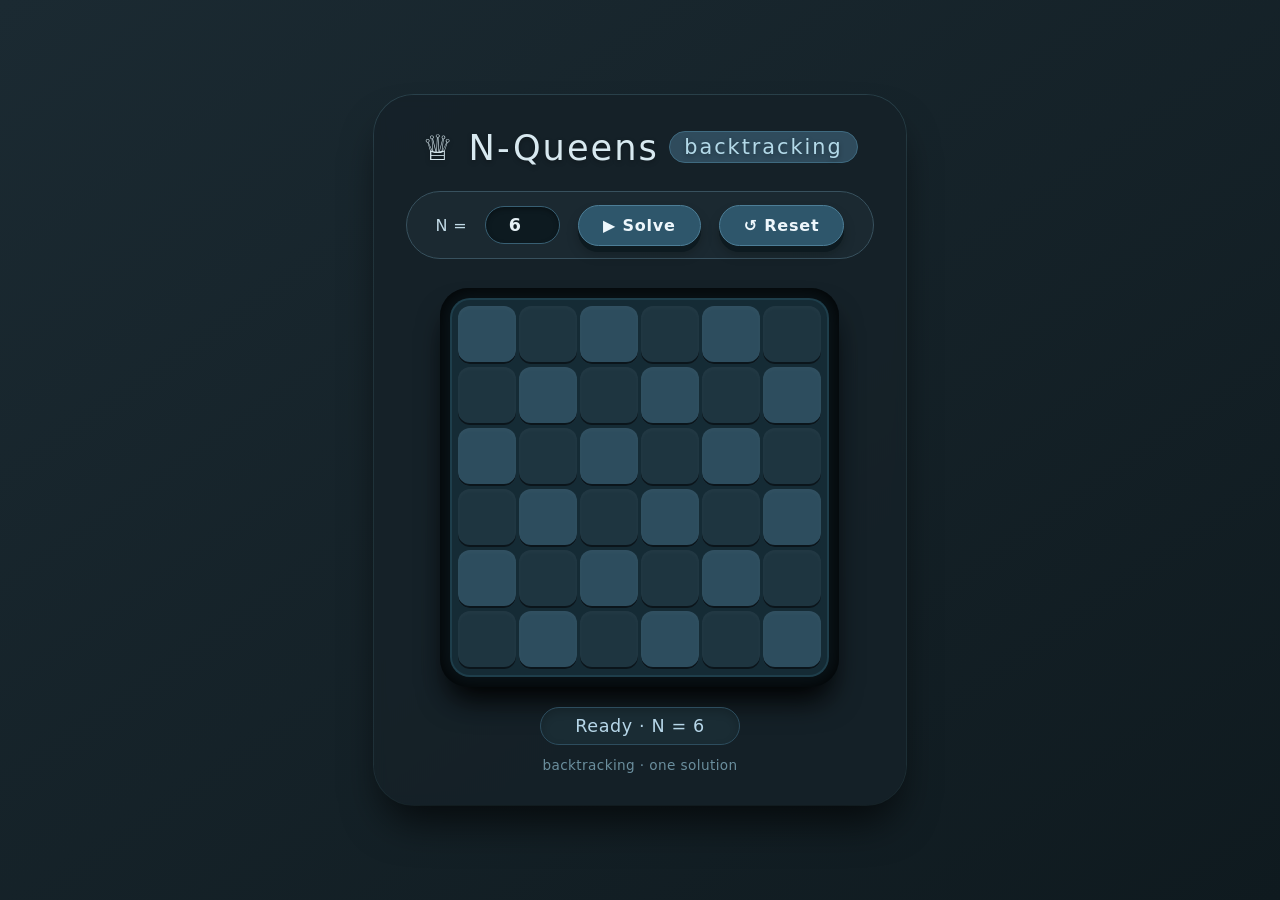
<file: 7-N-queens/7.N-Queens.html>
<!DOCTYPE html>
<html lang="en">
<head>
  <meta charset="UTF-8">
  <meta name="viewport" content="width=device-width, initial-scale=1.0">
  <title>N-Queens · Backtracking Visualizer</title>
  <style>
    * {
      box-sizing: border-box;
      font-family: system-ui, 'Segoe UI', Roboto, sans-serif;
    }
    body {
      background: linear-gradient(145deg, #1b2a32 0%, #0f1a1f 100%);
      min-height: 100vh;
      display: flex;
      justify-content: center;
      align-items: center;
      margin: 0;
      padding: 16px;
    }
    .card {
      background: rgba(22, 34, 40, 0.85);
      backdrop-filter: blur(6px);
      border-radius: 2.5rem;
      padding: 2rem 2rem 2rem 2rem;
      box-shadow: 0 25px 40px -10px rgba(0, 0, 0, 0.7), 0 0 0 1px rgba(120, 180, 200, 0.2);
      display: flex;
      flex-direction: column;
      align-items: center;
      width: fit-content;
      max-width: 100%;
    }
    h1 {
      font-weight: 500;
      font-size: 2.2rem;
      letter-spacing: 2px;
      margin: 0 0 0.25rem 0;
      color: #d8e9f0;
      text-shadow: 0 2px 5px #00000050;
      display: flex;
      align-items: center;
      gap: 10px;
    }
    h1 span {
      background: #2f4b5c;
      padding: 0.2rem 0.9rem;
      border-radius: 60px;
      font-size: 1.3rem;
      font-weight: 400;
      color: #b3d9e8;
      border: 1px solid #3f6a80;
    }
    .control-panel {
      display: flex;
      flex-wrap: wrap;
      justify-content: center;
      align-items: center;
      gap: 18px;
      margin: 1.2rem 0 1.5rem 0;
      background: #1e2e36b3;
      padding: 0.8rem 1.8rem;
      border-radius: 60px;
      border: 1px solid #38515e;
    }
    .control-panel label {
      color: #c2dae6;
      font-weight: 500;
      font-size: 1rem;
      letter-spacing: 0.3px;
    }
    .control-panel input {
      width: 75px;
      padding: 8px 10px;
      border-radius: 30px;
      border: 1px solid #385f73;
      background: #0d1a20;
      color: #e5f0f5;
      font-weight: 600;
      text-align: center;
      font-size: 1.1rem;
      outline: none;
      transition: 0.2s;
      box-shadow: inset 0 2px 5px #00000055;
    }
    .control-panel input:focus {
      border-color: #5da1c0;
      box-shadow: 0 0 0 2px #3e7b9650, inset 0 2px 5px #000;
    }
    .control-panel button {
      background: #2e566b;
      border: none;
      border-radius: 40px;
      padding: 10px 24px;
      font-weight: 600;
      font-size: 1rem;
      letter-spacing: 0.8px;
      color: #eef7fc;
      cursor: pointer;
      transition: 0.15s;
      box-shadow: 0 6px 0 #0d1a20, 0 8px 12px #00000040;
      border: 1px solid #4d7e97;
      display: inline-flex;
      align-items: center;
      justify-content: center;
      gap: 6px;
    }
    .control-panel button:hover {
      background: #3c6d88;
      transform: translateY(-1px);
      box-shadow: 0 7px 0 #0d1a20, 0 10px 16px #00000050;
    }
    .control-panel button:active {
      transform: translateY(4px);
      box-shadow: 0 2px 0 #0d1a20, 0 5px 10px #00000040;
    }
    .board-container {
      background: #0a1419;
      padding: 12px;
      border-radius: 28px;
      box-shadow: inset 0 0 20px #000000, 0 20px 30px -8px black;
      margin: 5px 0 10px 0;
    }
    .board {
      display: grid;
      gap: 3px;
      background: #152b35;
      padding: 6px;
      border-radius: 18px;
      box-shadow: 0 0 0 2px #1e3e4b;
      width: fit-content;
      margin: 0 auto;
    }
    .cell {
      width: 58px;
      height: 58px;
      border-radius: 12px;
      display: flex;
      align-items: center;
      justify-content: center;
      font-size: 2.1rem;
      font-weight: 600;
      transition: background 0.1s, box-shadow 0.1s;
      user-select: none;
      background: #1e3540;
      box-shadow: inset 0 -2px 0 #0b151b, inset 0 2px 5px #ffffff08;
    }
    .cell.light {
      background: #2d4d5e;
    }
    .cell.dark {
      background: #1e3540;
    }
    .cell.queen {
      color: #f5e56b;
      text-shadow: 0 0 12px #ffd966, 0 0 4px #ffb347;
      font-size: 2.5rem;
      line-height: 1;
      transform: scale(1.05);
    }
    .cell.queen::before {
      content: "♛";
      filter: drop-shadow(0 2px 4px black);
    }
    .status {
      color: #b6d6e8;
      font-size: 1.1rem;
      font-weight: 400;
      letter-spacing: 0.6px;
      background: #1a2c34;
      padding: 8px 26px;
      border-radius: 40px;
      border: 1px solid #2d4d5e;
      margin-top: 10px;
      min-width: 200px;
      text-align: center;
      box-shadow: inset 0 4px 8px #00000030;
    }
    .status strong {
      color: #ffe484;
      font-weight: 600;
    }
    .footer {
      color: #6b8f9e;
      font-size: 0.85rem;
      margin-top: 12px;
      letter-spacing: 0.4px;
    }
  </style>
</head>
<body>
<div class="card">
  <h1>♕ N-Queens <span>backtracking</span></h1>

  <div class="control-panel">
    <label for="nInput">N =</label>
    <input type="number" id="nInput" min="1" max="12" value="6" step="1">
    <button id="solveBtn">▶ Solve</button>
    <button id="clearBtn">↺ Reset</button>
  </div>

  <div class="board-container">
    <div id="board" class="board"></div>
  </div>

  <div id="status" class="status">Ready · choose N and solve</div>
  <div class="footer">backtracking · one solution</div>
</div>

<script>
  (function(){
    const boardEl = document.getElementById('board');
    const nInput = document.getElementById('nInput');
    const solveBtn = document.getElementById('solveBtn');
    const clearBtn = document.getElementById('clearBtn');
    const statusEl = document.getElementById('status');

    let currentN = 6;          // default
    let currentSolution = null;

    // ----- helper: render board from solution array (array of column indices per row) -----
    function renderBoard(n, solution) {
      boardEl.style.gridTemplateColumns = `repeat(${n}, 1fr)`;
      boardEl.innerHTML = '';

      for (let r = 0; r < n; r++) {
        for (let c = 0; c < n; c++) {
          const cell = document.createElement('div');
          // chess coloring: (r + c) even => light, odd => dark (but we style as light/dark)
          const isLight = (r + c) % 2 === 0;
          cell.className = `cell ${isLight ? 'light' : 'dark'}`;
          
          // if solution exists and this cell has a queen
          if (solution && solution[r] === c) {
            cell.classList.add('queen');
          }
          boardEl.appendChild(cell);
        }
      }
    }

    // ----- clear board (empty n x n) -----
    function clearBoard(n) {
      currentSolution = null;
      renderBoard(n, null);
      statusEl.innerHTML = `Board cleared · N = ${n}`;
    }

    // ----- N-Queens backtracking solver (returns first solution or null) -----
    function solveNQueens(n) {
      // board representation: array of length n, board[row] = column of queen
      const board = new Array(n).fill(-1);
      
      // quick check for n=2,3 no solution, but we still let algorithm try
      // also n=1 works.
      
      // Helper: check if placing queen at (row, col) is safe
      function isSafe(row, col) {
        for (let prevRow = 0; prevRow < row; prevRow++) {
          const prevCol = board[prevRow];
          // same column
          if (prevCol === col) return false;
          // diagonal difference
          if (Math.abs(prevCol - col) === Math.abs(prevRow - row)) return false;
        }
        return true;
      }

      // Recursive backtracking
      function backtrack(row) {
        // all queens placed
        if (row === n) return true;   
        
        // try each column
        for (let col = 0; col < n; col++) {
          if (isSafe(row, col)) {
            board[row] = col;           // place queen
            if (backtrack(row + 1)) {   // recurse
              return true;              // solution found
            }
            board[row] = -1;            // backtrack (remove queen)
          }
        }
        return false;                   // no solution in this branch
      }

      const found = backtrack(0);
      return found ? board.slice() : null;   // return copy of board
    }

    // ----- solve & update UI -----
    function solveAndDisplay() {
      const n = currentN;   // use stored n (validated)
      
      // run backtracking
      const solution = solveNQueens(n);
      
      if (solution) {
        currentSolution = solution;
        renderBoard(n, solution);
        statusEl.innerHTML = `✅ Solution found for <strong>N = ${n}</strong> · <span style="color:#b3d9e8">backtracking</span>`;
      } else {
        currentSolution = null;
        renderBoard(n, null);   // empty board (no queens)
        statusEl.innerHTML = `⚠️ No solution for <strong>N = ${n}</strong> (try another N)`;
      }
    }

    // ----- read & validate N from input, update UI -----
    function updateNFromInput() {
      let val = parseInt(nInput.value, 10);
      // handle NaN or out-of-range
      if (isNaN(val) || val < 1) val = 1;
      if (val > 12) val = 12;        // cap at 12 for UI sanity (performance & size)
      
      // update input field to reflect clamped value
      nInput.value = val;
      
      // if N changed, reset board to empty of new size and clear solution
      if (val !== currentN) {
        currentN = val;
        currentSolution = null;
        renderBoard(currentN, null);
        statusEl.innerHTML = `Board reset · N = ${currentN}`;
      } else {
        // even if same N, if currentSolution exists, keep board? but we want consistency.
        // when user clicks solve, we'll overwrite. No action needed here.
        // if user changes input but value same, do nothing.
      }
    }

    // ----- event listeners -----
    solveBtn.addEventListener('click', () => {
      // first validate & update N (clamps input)
      let val = parseInt(nInput.value, 10);
      if (isNaN(val) || val < 1) val = 1;
      if (val > 12) val = 12;
      nInput.value = val;
      
      // if N changed, update currentN and reset board
      if (val !== currentN) {
        currentN = val;
        currentSolution = null;
        renderBoard(currentN, null);
      }
      
      // now solve for currentN
      solveAndDisplay();
    });

    clearBtn.addEventListener('click', () => {
      // reset board (empty) and reset status, keep current N
      currentSolution = null;
      renderBoard(currentN, null);
      statusEl.innerHTML = `Board reset · N = ${currentN}`;
      // also set input to currentN (in case it was out of sync)
      nInput.value = currentN;
    });

    // when input changes (blur or enter) we clamp, but don't auto-solve
    nInput.addEventListener('change', () => {
      updateNFromInput();
    });

    // also if user hits enter on input, blur to trigger change, but we don't auto-solve
    nInput.addEventListener('keypress', (e) => {
      if (e.key === 'Enter') {
        e.preventDefault();
        nInput.blur();  // triggers change
      }
    });

    // ----- initial render (N=6 empty board) -----
    (function init() {
      currentN = 6;
      nInput.value = 6;
      currentSolution = null;
      renderBoard(6, null);
      statusEl.innerHTML = `Ready · N = 6`;
    })();

  })();
</script>
</body>
</html>
</file>
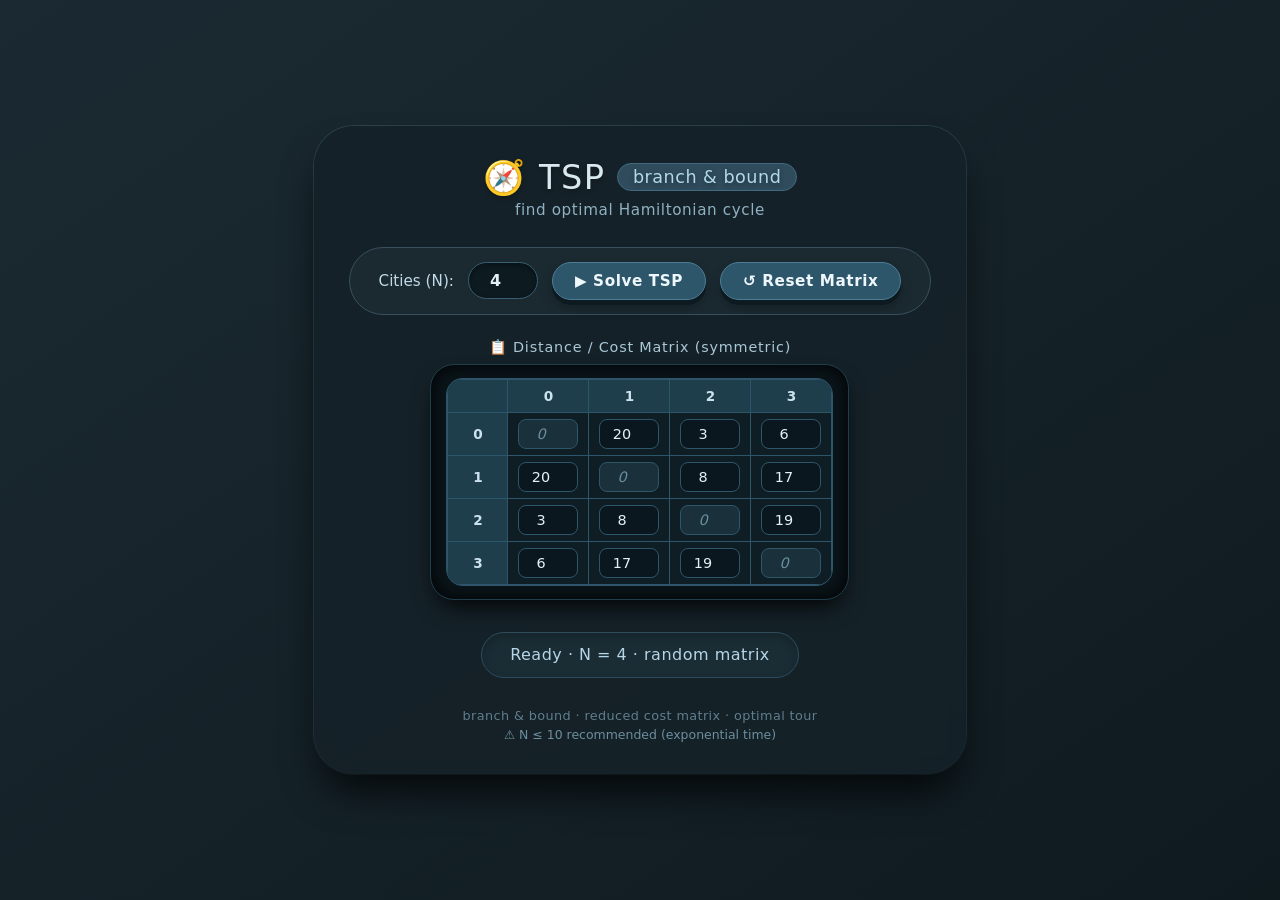
<file: 8-TSP/8.TSP.html>
<!DOCTYPE html>
<html lang="en">
<head>
  <meta charset="UTF-8">
  <meta name="viewport" content="width=device-width, initial-scale=1.0">
  <title>TSP · Branch and Bound</title>
  <style>
    * {
      box-sizing: border-box;
      font-family: system-ui, 'Segoe UI', Roboto, sans-serif;
    }
    body {
      background: linear-gradient(145deg, #1b2a32 0%, #0f1a1f 100%);
      min-height: 100vh;
      display: flex;
      justify-content: center;
      align-items: center;
      margin: 0;
      padding: 20px;
    }
    .card {
      background: rgba(22, 34, 40, 0.9);
      backdrop-filter: blur(8px);
      border-radius: 2.5rem;
      padding: 2rem 2.2rem 2rem 2.2rem;
      box-shadow: 0 25px 40px -10px rgba(0, 0, 0, 0.8), 0 0 0 1px rgba(120, 180, 200, 0.2);
      display: flex;
      flex-direction: column;
      align-items: center;
      max-width: 100%;
      width: fit-content;
    }
    h1 {
      font-weight: 500;
      font-size: 2.1rem;
      letter-spacing: 1.5px;
      margin: 0 0 0.3rem 0;
      color: #d8e9f0;
      text-shadow: 0 2px 5px #00000050;
      display: flex;
      align-items: center;
      gap: 12px;
    }
    h1 span {
      background: #2f4b5c;
      padding: 0.2rem 0.9rem;
      border-radius: 60px;
      font-size: 1.1rem;
      font-weight: 400;
      color: #b3d9e8;
      border: 1px solid #3f6a80;
      letter-spacing: 0.5px;
    }
    .subhead {
      color: #8fb1c2;
      font-size: 0.95rem;
      margin-bottom: 1.2rem;
      letter-spacing: 0.6px;
    }
    .control-panel {
      display: flex;
      flex-wrap: wrap;
      justify-content: center;
      align-items: center;
      gap: 14px;
      margin: 0.5rem 0 1.2rem 0;
      background: #1e2e36b3;
      padding: 0.9rem 1.8rem;
      border-radius: 60px;
      border: 1px solid #38515e;
    }
    .control-panel label {
      color: #c2dae6;
      font-weight: 500;
      font-size: 0.95rem;
    }
    .control-panel input {
      width: 70px;
      padding: 8px 10px;
      border-radius: 30px;
      border: 1px solid #385f73;
      background: #0d1a20;
      color: #e5f0f5;
      font-weight: 600;
      text-align: center;
      font-size: 1rem;
      outline: none;
      transition: 0.2s;
      box-shadow: inset 0 2px 5px #00000055;
    }
    .control-panel input:focus {
      border-color: #5da1c0;
      box-shadow: 0 0 0 2px #3e7b9650, inset 0 2px 5px #000;
    }
    .control-panel button {
      background: #2e566b;
      border: none;
      border-radius: 40px;
      padding: 9px 22px;
      font-weight: 600;
      font-size: 0.95rem;
      letter-spacing: 0.6px;
      color: #eef7fc;
      cursor: pointer;
      transition: 0.15s;
      box-shadow: 0 5px 0 #0d1a20, 0 8px 12px #00000040;
      border: 1px solid #4d7e97;
      display: inline-flex;
      align-items: center;
      gap: 6px;
    }
    .control-panel button:hover {
      background: #3c6d88;
      transform: translateY(-1px);
      box-shadow: 0 6px 0 #0d1a20, 0 10px 16px #00000050;
    }
    .control-panel button:active {
      transform: translateY(3px);
      box-shadow: 0 2px 0 #0d1a20, 0 5px 10px #00000040;
    }
    button:disabled {
      opacity: 0.5;
      transform: translateY(0) !important;
      box-shadow: 0 5px 0 #0d1a20, 0 8px 12px #00000040 !important;
      cursor: not-allowed;
      pointer-events: none;
    }
    .matrix-section {
      display: flex;
      flex-direction: column;
      align-items: center;
      margin: 5px 0 10px 0;
    }
    .matrix-title {
      color: #aac7d6;
      font-size: 0.9rem;
      letter-spacing: 0.8px;
      margin-bottom: 8px;
      font-weight: 500;
    }
    .matrix-container {
      background: #0a1419;
      padding: 14px 16px;
      border-radius: 24px;
      box-shadow: inset 0 0 16px #000000, 0 12px 24px -8px black;
      border: 1px solid #1e3e4b;
      overflow-x: auto;
      max-width: 100%;
    }
    table.matrix {
      border-collapse: collapse;
      margin: 0 auto;
      font-size: 0.9rem;
      background: #14242c;
      border-radius: 16px;
      overflow: hidden;
      box-shadow: 0 0 0 1px #2e566b;
    }
    table.matrix th {
      background: #1e3e4b;
      color: #cbe2ee;
      font-weight: 600;
      padding: 8px 12px;
      font-size: 0.85rem;
      border: 1px solid #2e566b;
      text-align: center;
      min-width: 60px;
    }
    table.matrix td {
      padding: 6px 10px;
      border: 1px solid #2e566b;
      text-align: center;
      color: #e0eef5;
      background: #0f1e25;
    }
    table.matrix td input {
      width: 60px;
      background: #0b171e;
      border: 1px solid #2e566b;
      border-radius: 8px;
      padding: 6px 4px;
      color: #e5f0f5;
      text-align: center;
      font-weight: 500;
      font-size: 0.9rem;
      outline: none;
      transition: 0.15s;
    }
    table.matrix td input:focus {
      border-color: #5da1c0;
      box-shadow: 0 0 0 2px #3e7b9640;
    }
    table.matrix td input.diag {
      background: #1a303b;
      color: #6b8f9e;
      font-style: italic;
    }
    .result-section {
      display: flex;
      flex-direction: column;
      align-items: center;
      margin-top: 16px;
      width: 100%;
    }
    .status {
      color: #b6d6e8;
      font-size: 1rem;
      font-weight: 400;
      letter-spacing: 0.5px;
      background: #1a2c34;
      padding: 10px 28px;
      border-radius: 40px;
      border: 1px solid #2d4d5e;
      margin-top: 6px;
      min-width: 220px;
      text-align: center;
      box-shadow: inset 0 4px 8px #00000030;
      line-height: 1.5;
    }
    .status strong {
      color: #ffe484;
      font-weight: 600;
    }
    .path-display {
      display: flex;
      flex-wrap: wrap;
      justify-content: center;
      align-items: center;
      gap: 6px;
      margin: 8px 0 4px 0;
      color: #d8e9f0;
      font-size: 1.1rem;
      font-weight: 500;
    }
    .path-node {
      background: #2a4a5a;
      padding: 4px 10px;
      border-radius: 30px;
      border: 1px solid #4d7e97;
      color: #f0f9ff;
      font-size: 0.95rem;
      font-weight: 600;
      box-shadow: 0 2px 0 #0d1a20;
    }
    .path-arrow {
      color: #7fa9c0;
      font-size: 1rem;
      font-weight: 300;
    }
    .cost-badge {
      background: #2a4a5a;
      padding: 4px 14px;
      border-radius: 40px;
      border: 1px solid #6a9db5;
      color: #ffe484;
      font-weight: 700;
      font-size: 1rem;
      margin-left: 8px;
    }
    .footer {
      color: #5f7f8e;
      font-size: 0.8rem;
      margin-top: 18px;
      letter-spacing: 0.4px;
    }
    .small-note {
      color: #6d8f9f;
      font-size: 0.78rem;
      margin-top: 4px;
    }
  </style>
</head>
<body>
<div class="card">
  <h1>🧭 TSP <span>branch &amp; bound</span></h1>
  <div class="subhead">find optimal Hamiltonian cycle</div>

  <div class="control-panel">
    <label for="nInput">Cities (N):</label>
    <input type="number" id="nInput" min="3" max="10" value="4" step="1">
    <button id="solveBtn">▶ Solve TSP</button>
    <button id="resetBtn">↺ Reset Matrix</button>
  </div>

  <div class="matrix-section">
    <div class="matrix-title">📋 Distance / Cost Matrix (symmetric)</div>
    <div class="matrix-container">
      <div id="matrixWrapper"></div>
    </div>
  </div>

  <div class="result-section">
    <div id="status" class="status">Ready · enter costs and solve</div>
    <div id="pathDisplay" class="path-display"></div>
  </div>

  <div class="footer">branch &amp; bound · reduced cost matrix · optimal tour</div>
  <div class="small-note">⚠️ N ≤ 10 recommended (exponential time)</div>
</div>

<script>
  (function(){
    const nInput = document.getElementById('nInput');
    const solveBtn = document.getElementById('solveBtn');
    const resetBtn = document.getElementById('resetBtn');
    const matrixWrapper = document.getElementById('matrixWrapper');
    const statusEl = document.getElementById('status');
    const pathDisplay = document.getElementById('pathDisplay');

    let currentN = 4;
    let costMatrix = [];          // 2D array current cost matrix

    // ----- initialize / generate random symmetric matrix -----
    function generateRandomMatrix(n) {
      const mat = Array.from({ length: n }, () => new Array(n).fill(0));
      // fill upper triangle with random costs 1..20
      for (let i = 0; i < n; i++) {
        for (let j = i + 1; j < n; j++) {
          const val = Math.floor(Math.random() * 19) + 2; // 2..20
          mat[i][j] = val;
          mat[j][i] = val;
        }
      }
      // diagonal 0
      for (let i = 0; i < n; i++) mat[i][i] = 0;
      return mat;
    }

    // ----- render matrix as editable table -----
    function renderMatrix(n, matrix) {
      let html = '<table class="matrix"><thead><tr><th></th>';
      for (let j = 0; j < n; j++) {
        html += `<th>${j}</th>`;
      }
      html += '</tr></thead><tbody>';

      for (let i = 0; i < n; i++) {
        html += `<tr><th>${i}</th>`;
        for (let j = 0; j < n; j++) {
          const isDiag = (i === j);
          const val = matrix[i][j];
          if (isDiag) {
            html += `<td><input type="number" class="diag" data-i="${i}" data-j="${j}" value="0" disabled></td>`;
          } else {
            html += `<td><input type="number" data-i="${i}" data-j="${j}" value="${val}" min="1" max="99" step="1"></td>`;
          }
        }
        html += '</tr>';
      }
      html += '</tbody></table>';
      matrixWrapper.innerHTML = html;

      // attach change listeners
      const inputs = matrixWrapper.querySelectorAll('input:not(.diag)');
      inputs.forEach(inp => {
        inp.addEventListener('change', (e) => {
          let i = parseInt(e.target.dataset.i, 10);
          let j = parseInt(e.target.dataset.j, 10);
          let val = parseInt(e.target.value, 10);
          if (isNaN(val) || val < 1) val = 1;
          if (val > 99) val = 99;
          e.target.value = val;
          // update matrix symmetrically
          costMatrix[i][j] = val;
          costMatrix[j][i] = val;
          // also update the mirrored input field if it exists
          const mirror = matrixWrapper.querySelector(`input[data-i="${j}"][data-j="${i}"]`);
          if (mirror && !mirror.disabled) mirror.value = val;
        });
      });
    }

    // ----- read matrix from inputs into costMatrix -----
    function syncMatrixFromInputs() {
      const n = currentN;
      const inputs = matrixWrapper.querySelectorAll('input:not(.diag)');
      inputs.forEach(inp => {
        const i = parseInt(inp.dataset.i, 10);
        const j = parseInt(inp.dataset.j, 10);
        let val = parseInt(inp.value, 10);
        if (isNaN(val) || val < 1) val = 1;
        if (val > 99) val = 99;
        inp.value = val;
        costMatrix[i][j] = val;
        costMatrix[j][i] = val;
      });
      // ensure diagonal 0
      for (let i = 0; i < n; i++) costMatrix[i][i] = 0;
    }

    // ----- reset matrix to random new values for currentN -----
    function resetToRandom() {
      costMatrix = generateRandomMatrix(currentN);
      renderMatrix(currentN, costMatrix);
      statusEl.innerHTML = `Matrix reset · N = ${currentN}`;
      pathDisplay.innerHTML = '';
    }

    // ----- TSP Branch and Bound (reduced cost matrix) -----
    function tspBranchAndBound(n, matrix) {
      if (n <= 2) return { path: [0, 1, 0], cost: 0 }; // not realistic

      // we'll work on a deep copy
      const INF = 1e9;
      let bestCost = INF;
      let bestPath = null;

      // helper: reduce matrix (rows & cols) and return reduction cost + reduced matrix
      function reduceMatrix(mat, size, rowSkip, colSkip) {
        // size is current dimension (remaining nodes)
        // mat is square of size `size`
        let totalReduction = 0;
        const reduced = mat.map(row => row.slice());

        // Row reduction
        for (let i = 0; i < size; i++) {
          let minRow = INF;
          for (let j = 0; j < size; j++) {
            if (reduced[i][j] < minRow) minRow = reduced[i][j];
          }
          if (minRow !== 0 && minRow < INF) {
            totalReduction += minRow;
            for (let j = 0; j < size; j++) {
              if (reduced[i][j] < INF) reduced[i][j] -= minRow;
            }
          }
        }

        // Column reduction
        for (let j = 0; j < size; j++) {
          let minCol = INF;
          for (let i = 0; i < size; i++) {
            if (reduced[i][j] < minCol) minCol = reduced[i][j];
          }
          if (minCol !== 0 && minCol < INF) {
            totalReduction += minCol;
            for (let i = 0; i < size; i++) {
              if (reduced[i][j] < INF) reduced[i][j] -= minCol;
            }
          }
        }
        return { reduced, cost: totalReduction };
      }

      // Recursive B&B using reduced cost matrix (recursive on remaining nodes)
      function branchAndBound(currentPath, reducedMat, currentCost, size) {
        // currentPath: array of original node indices visited so far (including start)
        // reducedMat: reduced cost matrix of remaining nodes (size x size)
        // currentCost: accumulated cost including reductions

        const m = size; // remaining nodes count
        if (m === 1) {
          // only one node left: connect last to start
          const lastNode = currentPath[currentPath.length - 1];
          const startNode = currentPath[0];
          // we need the edge from lastNode to startNode using original matrix
          // but we should have stored that cost. Better: we keep path and compute full tour cost at the end.
          // Simpler: reconstruct full tour cost from currentPath + [startNode]
          let fullCost = 0;
          for (let i = 0; i < currentPath.length; i++) {
            const from = currentPath[i];
            const to = (i + 1 < currentPath.length) ? currentPath[i + 1] : currentPath[0];
            fullCost += matrix[from][to];
          }
          if (fullCost < bestCost) {
            bestCost = fullCost;
            bestPath = [...currentPath, currentPath[0]];
          }
          return;
        }

        // bound: if currentCost >= bestCost, prune
        if (currentCost >= bestCost) return;

        // Try each remaining node as next
        // The reduced matrix corresponds to remaining nodes, but we need mapping from index in reducedMat to original node.
        // We'll maintain an array `remainingNodes` outside or pass it. To keep simple, we'll store mapping in closure.
        // We'll pass remainingNodes as parameter.
      }

      // --- Since recursive with reduced matrix is a bit complex to map back, let's implement a cleaner B&B with simple path extension and lower bound via reduction. ---
      // We'll use a stack or recursion with full matrix but computing bound each time by reducing submatrix of unvisited nodes.
      // This is clearer for demonstration.

      function computeBound(currentPath, visited) {
        // currentPath: array of visited nodes so far (including start)
        // visited: Set of visited nodes (original indices)
        // Build reduced matrix of unvisited nodes + start? Actually the standard bound for TSP B&B is:
        // cost so far + reduction of remaining edges. We'll compute lower bound by reducing matrix of unvisited nodes (excluding start) 
        // and also consider edges from last node to unvisited and from unvisited to start.
        // For simplicity and correctness, we use a simpler bound: 
        // cost so far + sum of minimum outgoing edge for each unvisited node + minimum edge from last to unvisited + minimum from unvisited to start.
        // This is a valid lower bound (not as tight as full reduction but works and is simpler).

        const n = matrix.length;
        const last = currentPath[currentPath.length - 1];
        const start = currentPath[0];
        let bound = currentCostSoFar(currentPath); // actual cost of path so far

        const unvisited = [];
        for (let i = 0; i < n; i++) if (!visited.has(i)) unvisited.push(i);

        if (unvisited.length === 0) return bound;

        // min edge from last to any unvisited
        let minFromLast = INF;
        for (let u of unvisited) minFromLast = Math.min(minFromLast, matrix[last][u]);
        bound += minFromLast;

        // min edge from any unvisited to start
        let minToStart = INF;
        for (let u of unvisited) minToStart = Math.min(minToStart, matrix[u][start]);
        bound += minToStart;

        // for each unvisited node, add its minimum outgoing edge to another unvisited or start (if it's not the one already counted)
        // To avoid double counting and keep it a valid lower bound, we can add the minimum outgoing edge from each unvisited node
        // excluding edges to already visited (except start). This is a bit tricky; we'll use a simpler valid bound:
        // For each unvisited node, add its minimum edge to any other unvisited node or to start (if not already the minToStart).
        // Actually a simple and valid lower bound is: sum over unvisited nodes of min outgoing edge to any other node (including visited)
        // But that may overcount edges. For safety, we use a known valid bound: 
        // cost so far + reduction of the submatrix of unvisited nodes + min edges from last and to start.
        // Let's implement reduction on the submatrix of unvisited nodes.

        if (unvisited.length > 0) {
          const k = unvisited.length;
          const subMat = Array.from({ length: k }, () => new Array(k).fill(INF));
          for (let i = 0; i < k; i++) {
            for (let j = 0; j < k; j++) {
              if (i === j) continue;
              subMat[i][j] = matrix[unvisited[i]][unvisited[j]];
            }
          }
          // reduce subMat
          let reductionCost = 0;
          // rows
          for (let i = 0; i < k; i++) {
            let minRow = INF;
            for (let j = 0; j < k; j++) if (subMat[i][j] < minRow) minRow = subMat[i][j];
            if (minRow !== 0 && minRow < INF) {
              reductionCost += minRow;
              for (let j = 0; j < k; j++) if (subMat[i][j] < INF) subMat[i][j] -= minRow;
            }
          }
          // cols
          for (let j = 0; j < k; j++) {
            let minCol = INF;
            for (let i = 0; i < k; i++) if (subMat[i][j] < minCol) minCol = subMat[i][j];
            if (minCol !== 0 && minCol < INF) {
              reductionCost += minCol;
              for (let i = 0; i < k; i++) if (subMat[i][j] < INF) subMat[i][j] -= minCol;
            }
          }
          bound += reductionCost;
        }

        return bound;
      }

      function currentCostSoFar(path) {
        let sum = 0;
        for (let i = 0; i < path.length - 1; i++) {
          sum += matrix[path[i]][path[i+1]];
        }
        return sum;
      }

      // DFS with pruning
      function dfs(path, visited) {
        const n = matrix.length;
        const last = path[path.length - 1];
        const start = path[0];

        // if all visited, close tour
        if (path.length === n) {
          const total = currentCostSoFar(path) + matrix[last][start];
          if (total < bestCost) {
            bestCost = total;
            bestPath = [...path, start];
          }
          return;
        }

        // compute bound
        const bound = computeBound(path, visited);
        if (bound >= bestCost) return; // prune

        // try each unvisited node
        for (let next = 0; next < n; next++) {
          if (!visited.has(next)) {
            visited.add(next);
            path.push(next);
            dfs(path, visited);
            path.pop();
            visited.delete(next);
          }
        }
      }

      // start from city 0
      const initialVisited = new Set([0]);
      dfs([0], initialVisited);

      return { path: bestPath, cost: bestCost };
    }

    // ----- solve and update UI -----
    function solveTSP() {
      syncMatrixFromInputs(); // ensure costMatrix matches inputs
      const n = currentN;

      if (n < 3) {
        statusEl.innerHTML = '⚠️ Need at least 3 cities for TSP.';
        pathDisplay.innerHTML = '';
        return;
      }

      // check if any INF or missing edges (if cost 0 between cities, treat as INF? we assume all edges exist)
      // but if some input is 0 on off-diagonal, we'll treat as 0 (but our min bound might misbehave). We'll set to 1 if 0.
      // However user may intentionally set 0? Better to ensure no zero off-diagonal.
      for (let i = 0; i < n; i++) {
        for (let j = 0; j < n; j++) {
          if (i !== j && costMatrix[i][j] === 0) {
            costMatrix[i][j] = 1; // avoid zero edge for B&B correctness
          }
        }
      }

      // Run B&B
      const startTime = performance.now();
      const result = tspBranchAndBound(n, costMatrix);
      const endTime = performance.now();

      if (result.path && result.cost < 1e9) {
        // format path
        const pathStr = result.path.map(node => `<span class="path-node">${node}</span>`).join('<span class="path-arrow">→</span>');
        pathDisplay.innerHTML = pathStr + `<span class="cost-badge">total cost = ${result.cost}</span>`;
        statusEl.innerHTML = `✅ Optimal tour found · <strong>N = ${n}</strong> · (${(endTime - startTime).toFixed(1)} ms)`;
      } else {
        statusEl.innerHTML = `⚠️ No valid tour found (check matrix)`;
        pathDisplay.innerHTML = '';
      }
    }

    // ----- update N, reset matrix and UI -----
    function changeN(newN) {
      newN = Math.min(10, Math.max(3, newN));
      nInput.value = newN;
      if (newN !== currentN) {
        currentN = newN;
        costMatrix = generateRandomMatrix(currentN);
        renderMatrix(currentN, costMatrix);
        statusEl.innerHTML = `Ready · N = ${currentN} · random matrix`;
        pathDisplay.innerHTML = '';
      } else {
        // if same N, but we might still want to regenerate? No, keep matrix.
        // But reset button handles regeneration.
      }
    }

    // ----- event listeners -----
    nInput.addEventListener('change', () => {
      let val = parseInt(nInput.value, 10);
      if (isNaN(val) || val < 3) val = 3;
      if (val > 10) val = 10;
      changeN(val);
    });

    solveBtn.addEventListener('click', () => {
      // ensure N is up to date
      let val = parseInt(nInput.value, 10);
      if (isNaN(val) || val < 3) val = 3;
      if (val > 10) val = 10;
      nInput.value = val;
      if (val !== currentN) {
        currentN = val;
        costMatrix = generateRandomMatrix(currentN);
        renderMatrix(currentN, costMatrix);
      }
      solveTSP();
    });

    resetBtn.addEventListener('click', () => {
      // reset matrix to random for current N
      costMatrix = generateRandomMatrix(currentN);
      renderMatrix(currentN, costMatrix);
      statusEl.innerHTML = `Matrix reset · N = ${currentN}`;
      pathDisplay.innerHTML = '';
    });

    // ----- initial setup (N=4) -----
    (function init() {
      currentN = 4;
      nInput.value = 4;
      costMatrix = generateRandomMatrix(4);
      renderMatrix(4, costMatrix);
      statusEl.innerHTML = `Ready · N = 4 · random matrix`;
      pathDisplay.innerHTML = '';
    })();

  })();
</script>
</body>
</html>
</file>
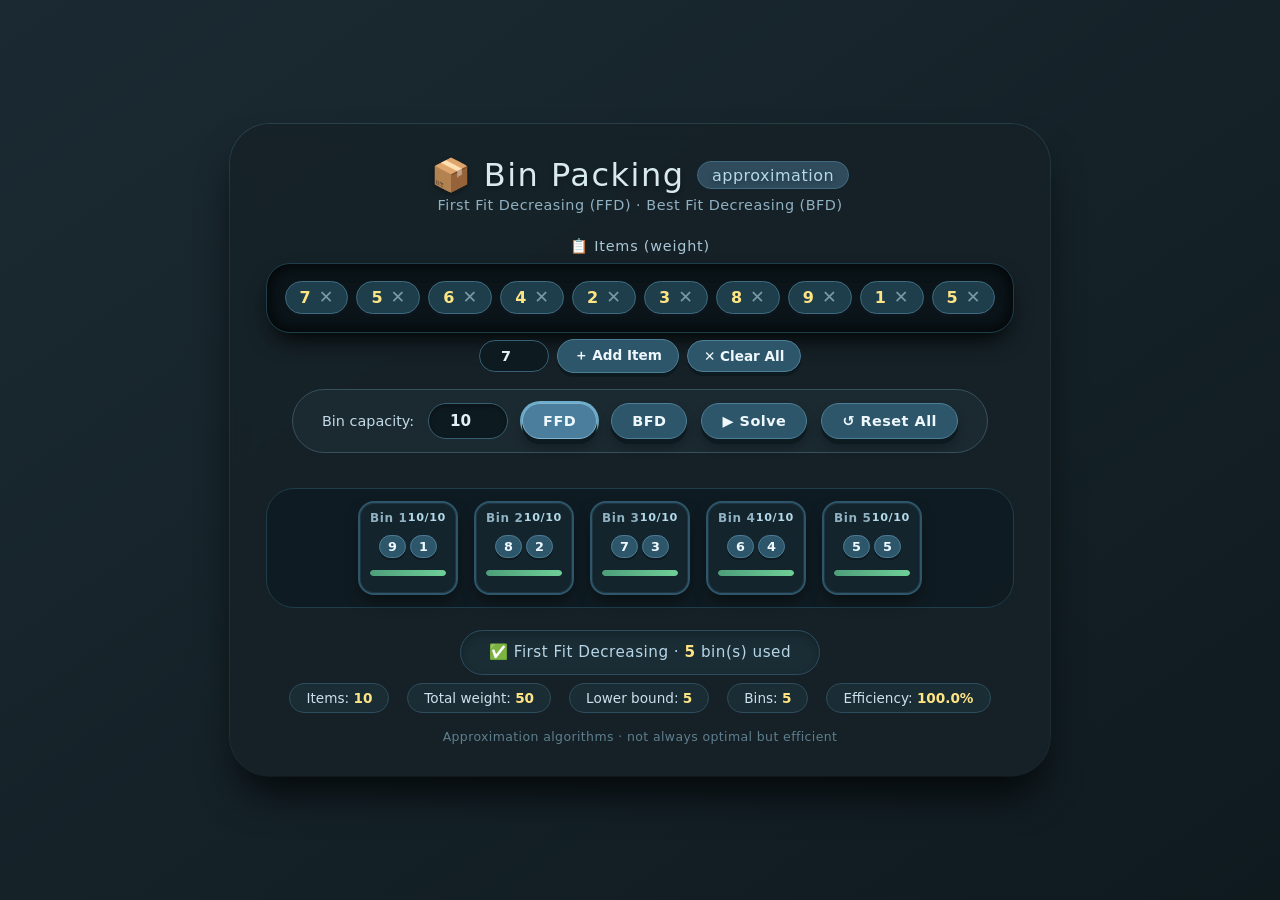
<file: 9-Bin packing/9.BIN_PACKING.html>
<!DOCTYPE html>
<html lang="en">
<head>
  <meta charset="UTF-8">
  <meta name="viewport" content="width=device-width, initial-scale=1.0">
  <title>Bin Packing · Approximation Algorithms</title>
  <style>
    * {
      box-sizing: border-box;
      font-family: system-ui, 'Segoe UI', Roboto, sans-serif;
    }
    body {
      background: linear-gradient(145deg, #1b2a32 0%, #0f1a1f 100%);
      min-height: 100vh;
      display: flex;
      justify-content: center;
      align-items: center;
      margin: 0;
      padding: 20px;
    }
    .card {
      background: rgba(22, 34, 40, 0.92);
      backdrop-filter: blur(8px);
      border-radius: 2.5rem;
      padding: 2rem 2.2rem 2rem 2.2rem;
      box-shadow: 0 25px 40px -10px rgba(0, 0, 0, 0.8), 0 0 0 1px rgba(120, 180, 200, 0.2);
      display: flex;
      flex-direction: column;
      align-items: center;
      max-width: 100%;
      width: fit-content;
    }
    h1 {
      font-weight: 500;
      font-size: 2rem;
      letter-spacing: 1.5px;
      margin: 0 0 0.2rem 0;
      color: #d8e9f0;
      text-shadow: 0 2px 5px #00000050;
      display: flex;
      align-items: center;
      gap: 12px;
    }
    h1 span {
      background: #2f4b5c;
      padding: 0.2rem 0.9rem;
      border-radius: 60px;
      font-size: 1rem;
      font-weight: 400;
      color: #b3d9e8;
      border: 1px solid #3f6a80;
      letter-spacing: 0.5px;
    }
    .subhead {
      color: #8fb1c2;
      font-size: 0.9rem;
      margin-bottom: 1.2rem;
      letter-spacing: 0.5px;
      text-align: center;
    }
    .control-panel {
      display: flex;
      flex-wrap: wrap;
      justify-content: center;
      align-items: center;
      gap: 14px;
      margin: 0.3rem 0 1.2rem 0;
      background: #1e2e36b3;
      padding: 0.8rem 1.8rem;
      border-radius: 60px;
      border: 1px solid #38515e;
    }
    .control-panel label {
      color: #c2dae6;
      font-weight: 500;
      font-size: 0.9rem;
    }
    .control-panel input {
      width: 80px;
      padding: 8px 10px;
      border-radius: 30px;
      border: 1px solid #385f73;
      background: #0d1a20;
      color: #e5f0f5;
      font-weight: 600;
      text-align: center;
      font-size: 0.95rem;
      outline: none;
      transition: 0.2s;
      box-shadow: inset 0 2px 5px #00000055;
    }
    .control-panel input:focus {
      border-color: #5da1c0;
      box-shadow: 0 0 0 2px #3e7b9650, inset 0 2px 5px #000;
    }
    .control-panel button {
      background: #2e566b;
      border: none;
      border-radius: 40px;
      padding: 9px 20px;
      font-weight: 600;
      font-size: 0.9rem;
      letter-spacing: 0.5px;
      color: #eef7fc;
      cursor: pointer;
      transition: 0.15s;
      box-shadow: 0 5px 0 #0d1a20, 0 8px 12px #00000040;
      border: 1px solid #4d7e97;
      display: inline-flex;
      align-items: center;
      gap: 6px;
    }
    .control-panel button:hover {
      background: #3c6d88;
      transform: translateY(-1px);
      box-shadow: 0 6px 0 #0d1a20, 0 10px 16px #00000050;
    }
    .control-panel button:active {
      transform: translateY(3px);
      box-shadow: 0 2px 0 #0d1a20, 0 5px 10px #00000040;
    }
    .control-panel button.active {
      background: #4a7e9c;
      border-color: #7fb5d0;
      box-shadow: 0 5px 0 #0d1a20, 0 8px 12px #00000040, 0 0 0 2px #6fb0d0;
    }
    .items-section {
      display: flex;
      flex-direction: column;
      align-items: center;
      margin: 5px 0 12px 0;
      width: 100%;
    }
    .items-title {
      color: #aac7d6;
      font-size: 0.9rem;
      letter-spacing: 0.8px;
      margin-bottom: 8px;
      font-weight: 500;
    }
    .items-grid {
      display: flex;
      flex-wrap: wrap;
      justify-content: center;
      gap: 8px;
      background: #0a1419;
      padding: 14px 18px;
      border-radius: 24px;
      box-shadow: inset 0 0 16px #000000, 0 12px 24px -8px black;
      border: 1px solid #1e3e4b;
      max-width: 100%;
      min-height: 70px;
      align-items: center;
    }
    .item-chip {
      background: #1e3e4b;
      border: 1px solid #3f6a80;
      border-radius: 30px;
      padding: 6px 14px;
      color: #d8e9f0;
      font-weight: 600;
      font-size: 0.9rem;
      display: flex;
      align-items: center;
      gap: 6px;
      box-shadow: 0 3px 0 #0b151b;
      transition: 0.15s;
    }
    .item-chip .weight {
      color: #ffe484;
      font-weight: 700;
      font-size: 1rem;
    }
    .item-chip .del {
      cursor: pointer;
      color: #a0c0d0;
      font-weight: 700;
      font-size: 1.1rem;
      line-height: 1;
      margin-left: 2px;
      transition: 0.1s;
      opacity: 0.7;
    }
    .item-chip .del:hover {
      color: #ff8a8a;
      opacity: 1;
      transform: scale(1.2);
    }
    .bins-container {
      display: flex;
      flex-wrap: wrap;
      justify-content: center;
      gap: 16px;
      margin: 16px 0 6px 0;
      padding: 12px;
      background: #0d1a20b3;
      border-radius: 28px;
      border: 1px solid #1e3e4b;
      min-height: 120px;
      width: 100%;
      box-sizing: border-box;
    }
    .bin {
      background: #14242c;
      border-radius: 16px;
      border: 2px solid #2e566b;
      padding: 8px 10px 10px 10px;
      min-width: 100px;
      display: flex;
      flex-direction: column;
      align-items: center;
      box-shadow: 0 8px 16px -4px #00000080, inset 0 0 0 1px #3f6a8040;
      transition: 0.2s;
      flex: 0 0 auto;
    }
    .bin.overloaded {
      border-color: #d45d5d;
      box-shadow: 0 0 12px #d45d5d80;
    }
    .bin-header {
      font-size: 0.75rem;
      color: #8fb1c2;
      font-weight: 600;
      letter-spacing: 0.6px;
      margin-bottom: 6px;
      display: flex;
      justify-content: space-between;
      width: 100%;
    }
    .bin-fill {
      font-size: 0.7rem;
      color: #b3d9e8;
    }
    .bin-items {
      display: flex;
      flex-wrap: wrap;
      justify-content: center;
      gap: 4px;
      min-height: 30px;
      padding: 4px 2px;
    }
    .bin-item {
      background: #2e566b;
      border-radius: 12px;
      padding: 3px 8px;
      color: #f0f9ff;
      font-weight: 600;
      font-size: 0.8rem;
      border: 1px solid #4d7e97;
      box-shadow: 0 2px 0 #0d1a20;
    }
    .bin-bar {
      width: 100%;
      height: 6px;
      background: #0a1419;
      border-radius: 6px;
      margin-top: 8px;
      overflow: hidden;
    }
    .bin-bar-fill {
      height: 100%;
      background: linear-gradient(90deg, #4d9e7a, #6fcf97);
      border-radius: 6px;
      transition: width 0.3s;
    }
    .bin-bar-fill.over {
      background: linear-gradient(90deg, #d45d5d, #e57373);
    }
    .result-section {
      display: flex;
      flex-direction: column;
      align-items: center;
      margin-top: 10px;
      width: 100%;
    }
    .status {
      color: #b6d6e8;
      font-size: 0.95rem;
      font-weight: 400;
      letter-spacing: 0.5px;
      background: #1a2c34;
      padding: 10px 28px;
      border-radius: 40px;
      border: 1px solid #2d4d5e;
      margin-top: 6px;
      min-width: 240px;
      text-align: center;
      box-shadow: inset 0 4px 8px #00000030;
      line-height: 1.5;
    }
    .status strong {
      color: #ffe484;
      font-weight: 600;
    }
    .stat-row {
      display: flex;
      flex-wrap: wrap;
      justify-content: center;
      gap: 18px;
      margin-top: 8px;
    }
    .stat {
      background: #1a2c34;
      padding: 6px 16px;
      border-radius: 40px;
      border: 1px solid #2d4d5e;
      color: #cbe2ee;
      font-size: 0.85rem;
      font-weight: 500;
    }
    .stat span {
      color: #ffe484;
      font-weight: 700;
    }
    .input-row {
      display: flex;
      flex-wrap: wrap;
      align-items: center;
      gap: 8px;
      margin-top: 6px;
    }
    .input-row input {
      width: 70px;
      padding: 7px 8px;
      border-radius: 30px;
      border: 1px solid #385f73;
      background: #0d1a20;
      color: #e5f0f5;
      font-weight: 600;
      text-align: center;
      font-size: 0.9rem;
      outline: none;
    }
    .input-row button {
      background: #2e566b;
      border: none;
      border-radius: 40px;
      padding: 7px 16px;
      font-weight: 600;
      font-size: 0.85rem;
      color: #eef7fc;
      cursor: pointer;
      border: 1px solid #4d7e97;
      box-shadow: 0 4px 0 #0d1a20;
      transition: 0.15s;
    }
    .input-row button:hover {
      background: #3c6d88;
      transform: translateY(-1px);
      box-shadow: 0 5px 0 #0d1a20;
    }
    .input-row button:active {
      transform: translateY(2px);
      box-shadow: 0 2px 0 #0d1a20;
    }
    .footer {
      color: #5f7f8e;
      font-size: 0.78rem;
      margin-top: 16px;
      letter-spacing: 0.4px;
      text-align: center;
    }
    .algo-badge {
      font-size: 0.75rem;
      background: #2a4a5a;
      padding: 2px 10px;
      border-radius: 40px;
      color: #b3d9e8;
      border: 1px solid #4d7e97;
      margin-left: 4px;
    }
  </style>
</head>
<body>
<div class="card">
  <h1>📦 Bin Packing <span>approximation</span></h1>
  <div class="subhead">First Fit Decreasing (FFD) · Best Fit Decreasing (BFD)</div>

  <!-- Items section -->
  <div class="items-section">
    <div class="items-title">📋 Items (weight)</div>
    <div id="itemsGrid" class="items-grid"></div>
    <div class="input-row">
      <input type="number" id="itemWeight" min="1" max="100" value="7" step="1" placeholder="weight">
      <button id="addItemBtn">＋ Add Item</button>
      <button id="clearItemsBtn">✕ Clear All</button>
    </div>
  </div>

  <!-- Algorithm selection & bin capacity -->
  <div class="control-panel">
    <label for="binCapacity">Bin capacity:</label>
    <input type="number" id="binCapacity" min="5" max="100" value="10" step="1">
    <button id="ffdBtn" class="active">FFD</button>
    <button id="bfdBtn">BFD</button>
    <button id="solveBtn">▶ Solve</button>
    <button id="resetAllBtn">↺ Reset All</button>
  </div>

  <!-- Bins visualization -->
  <div id="binsContainer" class="bins-container"></div>

  <!-- Results -->
  <div class="result-section">
    <div id="status" class="status">Ready · add items and solve</div>
    <div id="statRow" class="stat-row"></div>
  </div>

  <div class="footer">Approximation algorithms · not always optimal but efficient</div>
</div>

<script>
  (function(){
    const itemsGrid = document.getElementById('itemsGrid');
    const itemWeightInput = document.getElementById('itemWeight');
    const addItemBtn = document.getElementById('addItemBtn');
    const clearItemsBtn = document.getElementById('clearItemsBtn');
    const binCapacityInput = document.getElementById('binCapacity');
    const ffdBtn = document.getElementById('ffdBtn');
    const bfdBtn = document.getElementById('bfdBtn');
    const solveBtn = document.getElementById('solveBtn');
    const resetAllBtn = document.getElementById('resetAllBtn');
    const binsContainer = document.getElementById('binsContainer');
    const statusEl = document.getElementById('status');
    const statRow = document.getElementById('statRow');

    // ---- state ----
    let items = [];               // array of weights
    let currentAlgorithm = 'ffd'; // 'ffd' or 'bfd'
    let lastBins = null;          // store last result for display

    // ---- helpers ----
    function getBinCapacity() {
      let cap = parseInt(binCapacityInput.value, 10);
      if (isNaN(cap) || cap < 1) cap = 10;
      if (cap > 100) cap = 100;
      binCapacityInput.value = cap;
      return cap;
    }

    // ---- render items ----
    function renderItems() {
      if (items.length === 0) {
        itemsGrid.innerHTML = '<span style="color:#6d8f9f;font-size:0.9rem;padding:8px 0;">No items yet. Add some!</span>';
        return;
      }
      itemsGrid.innerHTML = items.map((w, idx) => `
        <div class="item-chip">
          <span class="weight">${w}</span>
          <span class="del" data-index="${idx}" title="remove">✕</span>
        </div>
      `).join('');

      // attach delete listeners
      itemsGrid.querySelectorAll('.del').forEach(el => {
        el.addEventListener('click', (e) => {
          const idx = parseInt(e.target.dataset.index, 10);
          items.splice(idx, 1);
          renderItems();
          // clear previous bin visualization on item change
          binsContainer.innerHTML = '';
          lastBins = null;
          statusEl.innerHTML = 'Items changed · click Solve';
          statRow.innerHTML = '';
        });
      });
    }

    // ---- add item ----
    function addItem() {
      let w = parseInt(itemWeightInput.value, 10);
      if (isNaN(w) || w < 1) w = 1;
      if (w > 100) w = 100;
      itemWeightInput.value = w;
      items.push(w);
      renderItems();
      // clear previous result
      binsContainer.innerHTML = '';
      lastBins = null;
      statusEl.innerHTML = 'Item added · click Solve';
      statRow.innerHTML = '';
    }

    // ---- clear all items ----
    function clearItems() {
      items = [];
      renderItems();
      binsContainer.innerHTML = '';
      lastBins = null;
      statusEl.innerHTML = 'All items cleared';
      statRow.innerHTML = '';
    }

    // ---- reset all (items + bins + capacity) ----
    function resetAll() {
      items = [];
      renderItems();
      binCapacityInput.value = 10;
      binsContainer.innerHTML = '';
      lastBins = null;
      statusEl.innerHTML = 'Reset complete · add items';
      statRow.innerHTML = '';
      setAlgorithm('ffd');
    }

    // ---- set algorithm and highlight button ----
    function setAlgorithm(algo) {
      currentAlgorithm = algo;
      if (algo === 'ffd') {
        ffdBtn.classList.add('active');
        bfdBtn.classList.remove('active');
      } else {
        bfdBtn.classList.add('active');
        ffdBtn.classList.remove('active');
      }
    }

    // ---- First Fit Decreasing ----
    function firstFitDecreasing(itemList, capacity) {
      // sort descending
      const sorted = [...itemList].sort((a, b) => b - a);
      const bins = []; // each bin: { items: [], remaining: capacity }

      for (let w of sorted) {
        let placed = false;
        for (let bin of bins) {
          if (bin.remaining >= w) {
            bin.items.push(w);
            bin.remaining -= w;
            placed = true;
            break;
          }
        }
        if (!placed) {
          bins.push({ items: [w], remaining: capacity - w });
        }
      }
      return bins;
    }

    // ---- Best Fit Decreasing ----
    function bestFitDecreasing(itemList, capacity) {
      const sorted = [...itemList].sort((a, b) => b - a);
      const bins = []; // { items: [], remaining: capacity }

      for (let w of sorted) {
        let bestIdx = -1;
        let bestRemaining = Infinity;

        for (let i = 0; i < bins.length; i++) {
          const rem = bins[i].remaining;
          if (rem >= w && rem < bestRemaining) {
            bestRemaining = rem;
            bestIdx = i;
          }
        }

        if (bestIdx !== -1) {
          bins[bestIdx].items.push(w);
          bins[bestIdx].remaining -= w;
        } else {
          bins.push({ items: [w], remaining: capacity - w });
        }
      }
      return bins;
    }

    // ---- render bins ----
    function renderBins(bins, capacity) {
      if (!bins || bins.length === 0) {
        binsContainer.innerHTML = '<span style="color:#6d8f9f;padding:12px;">No bins to display. Add items and solve.</span>';
        return;
      }

      const totalItems = bins.reduce((sum, b) => sum + b.items.length, 0);
      let html = '';
      bins.forEach((bin, idx) => {
        const used = bin.items.reduce((s, w) => s + w, 0);
        const pct = Math.min(100, (used / capacity) * 100);
        const over = used > capacity;
        html += `
          <div class="bin ${over ? 'overloaded' : ''}">
            <div class="bin-header">
              <span>Bin ${idx + 1}</span>
              <span class="bin-fill">${used}/${capacity}</span>
            </div>
            <div class="bin-items">
              ${bin.items.map(w => `<span class="bin-item">${w}</span>`).join('')}
            </div>
            <div class="bin-bar">
              <div class="bin-bar-fill ${over ? 'over' : ''}" style="width: ${pct}%;"></div>
            </div>
          </div>
        `;
      });
      binsContainer.innerHTML = html;
    }

    // ---- solve ----
    function solve() {
      if (items.length === 0) {
        statusEl.innerHTML = '⚠️ No items to pack. Add some items first.';
        binsContainer.innerHTML = '';
        statRow.innerHTML = '';
        return;
      }

      const capacity = getBinCapacity();
      const algo = currentAlgorithm;

      // check for items heavier than capacity
      const tooHeavy = items.filter(w => w > capacity);
      if (tooHeavy.length > 0) {
        statusEl.innerHTML = `⚠️ ${tooHeavy.length} item(s) exceed bin capacity (${capacity}). Cannot pack.`;
        binsContainer.innerHTML = '';
        statRow.innerHTML = '';
        return;
      }

      // run algorithm
      let bins;
      if (algo === 'ffd') {
        bins = firstFitDecreasing(items, capacity);
      } else {
        bins = bestFitDecreasing(items, capacity);
      }

      lastBins = bins;
      renderBins(bins, capacity);

      // stats
      const totalBins = bins.length;
      const totalWeight = items.reduce((s, w) => s + w, 0);
      const lowerBound = Math.ceil(totalWeight / capacity);
      const algoName = algo === 'ffd' ? 'First Fit Decreasing' : 'Best Fit Decreasing';

      statusEl.innerHTML = `✅ ${algoName} · <strong>${totalBins}</strong> bin(s) used`;
      statRow.innerHTML = `
        <div class="stat">Items: <span>${items.length}</span></div>
        <div class="stat">Total weight: <span>${totalWeight}</span></div>
        <div class="stat">Lower bound: <span>${lowerBound}</span></div>
        <div class="stat">Bins: <span>${totalBins}</span></div>
        <div class="stat">Efficiency: <span>${((lowerBound / totalBins) * 100).toFixed(1)}%</span></div>
      `;
    }

    // ---- event listeners ----
    addItemBtn.addEventListener('click', addItem);
    itemWeightInput.addEventListener('keypress', (e) => {
      if (e.key === 'Enter') addItem();
    });

    clearItemsBtn.addEventListener('click', clearItems);
    resetAllBtn.addEventListener('click', resetAll);

    ffdBtn.addEventListener('click', () => {
      setAlgorithm('ffd');
      // clear previous result display
      binsContainer.innerHTML = '';
      lastBins = null;
      statusEl.innerHTML = 'FFD selected · click Solve';
      statRow.innerHTML = '';
    });

    bfdBtn.addEventListener('click', () => {
      setAlgorithm('bfd');
      binsContainer.innerHTML = '';
      lastBins = null;
      statusEl.innerHTML = 'BFD selected · click Solve';
      statRow.innerHTML = '';
    });

    solveBtn.addEventListener('click', solve);

    binCapacityInput.addEventListener('change', () => {
      let cap = parseInt(binCapacityInput.value, 10);
      if (isNaN(cap) || cap < 1) cap = 10;
      if (cap > 100) cap = 100;
      binCapacityInput.value = cap;
      // clear previous result
      binsContainer.innerHTML = '';
      lastBins = null;
      statusEl.innerHTML = 'Capacity changed · click Solve';
      statRow.innerHTML = '';
    });

    // ---- initial demo items ----
    (function init() {
      items = [7, 5, 6, 4, 2, 3, 8, 9, 1, 5];
      renderItems();
      setAlgorithm('ffd');
      // auto solve for demo
      solve();
    })();

  })();
</script>
</body>
</html>
</file>
<file: 2-Naive,Rabinkarp,KMP/styles.css>
@import url("https://fonts.googleapis.com/css2?family=DM+Mono:wght@400;500&family=Manrope:wght@400;500;600;700;800&display=swap");

:root {
  --ink: #18221d;
  --muted: #68716c;
  --paper: #f4f1e9;
  --surface: #fffdf8;
  --line: #d8d4c9;
  --green: #1f6b4f;
  --green-dark: #164936;
  --green-soft: #dcebe2;
  --orange: #e96838;
  --orange-soft: #f8ded0;
  --shadow: 0 24px 60px rgba(24, 34, 29, 0.08);
  --radius: 18px;
}

* {
  box-sizing: border-box;
}

html {
  scroll-behavior: smooth;
}

body {
  margin: 0;
  background:
    linear-gradient(rgba(24, 34, 29, 0.035) 1px, transparent 1px),
    linear-gradient(90deg, rgba(24, 34, 29, 0.035) 1px, transparent 1px),
    var(--paper);
  background-size: 32px 32px;
  color: var(--ink);
  font-family: "Manrope", Arial, sans-serif;
  line-height: 1.6;
}

button,
input,
textarea {
  font: inherit;
}

button {
  color: inherit;
}

.site-header {
  width: min(1180px, calc(100% - 40px));
  margin: 0 auto;
  padding: 26px 0;
  display: flex;
  align-items: center;
  justify-content: space-between;
  border-bottom: 1px solid var(--line);
}

.brand {
  color: inherit;
  display: inline-flex;
  align-items: center;
  gap: 12px;
  text-decoration: none;
}

.brand-mark {
  width: 42px;
  height: 42px;
  border-radius: 50%;
  display: grid;
  place-items: center;
  background: var(--ink);
  color: var(--surface);
  font: 500 0.75rem "DM Mono", monospace;
  letter-spacing: 0.08em;
}

.brand strong,
.brand small {
  display: block;
}

.brand strong {
  font-size: 0.96rem;
  line-height: 1.3;
}

.brand small {
  color: var(--muted);
  font-size: 0.69rem;
}

.experiment-label,
.hero-tags span,
.case-total,
.match-count {
  border: 1px solid var(--line);
  border-radius: 999px;
  font: 500 0.72rem "DM Mono", monospace;
  letter-spacing: 0.05em;
  padding: 8px 13px;
}

main {
  overflow: hidden;
}

.hero,
.workspace,
.test-cases,
.notes,
footer {
  width: min(1180px, calc(100% - 40px));
  margin-inline: auto;
}

.hero {
  min-height: 510px;
  padding: 76px 0 82px;
  display: grid;
  grid-template-columns: minmax(0, 1.5fr) minmax(280px, 0.65fr);
  gap: 80px;
  align-items: center;
}

.eyebrow,
.card-kicker {
  margin: 0 0 14px;
  color: var(--green);
  font: 500 0.72rem "DM Mono", monospace;
  letter-spacing: 0.13em;
}

.hero h1 {
  max-width: 800px;
  margin: 0;
  font-size: clamp(3.2rem, 7vw, 6.5rem);
  font-weight: 700;
  letter-spacing: -0.07em;
  line-height: 0.95;
}

.hero h1 em {
  color: var(--green);
  font-family: Georgia, "Times New Roman", serif;
  font-weight: 400;
}

.hero-intro {
  max-width: 680px;
  margin: 30px 0 25px;
  color: var(--muted);
  font-size: 1.04rem;
}

.hero-tags {
  display: flex;
  flex-wrap: wrap;
  gap: 8px;
}

.hero-tags span {
  background: rgba(255, 253, 248, 0.6);
}

.objective-card {
  position: relative;
  padding: 30px;
  border: 1px solid var(--line);
  border-radius: var(--radius);
  background: var(--surface);
  box-shadow: var(--shadow);
  transform: rotate(1.5deg);
}

.objective-card::before {
  content: "";
  position: absolute;
  width: 56px;
  height: 14px;
  top: -8px;
  left: calc(50% - 28px);
  background: rgba(233, 104, 56, 0.4);
  transform: rotate(-3deg);
}

.objective-card > p:nth-child(2) {
  margin: 0 0 28px;
  font-size: 1.03rem;
}

.objective-card dl {
  margin: 0;
  border-top: 1px solid var(--line);
}

.objective-card dl div {
  padding: 12px 0;
  display: flex;
  justify-content: space-between;
  gap: 16px;
  border-bottom: 1px solid var(--line);
}

.objective-card dt {
  color: var(--muted);
}

.objective-card dd {
  margin: 0;
  font-weight: 700;
  text-align: right;
}

.workspace {
  padding: 58px;
  border-radius: 28px;
  background: var(--ink);
  color: var(--surface);
  box-shadow: var(--shadow);
}

.section-heading {
  margin-bottom: 28px;
  display: flex;
  align-items: end;
  justify-content: space-between;
  gap: 24px;
}

.section-heading h2,
.notes h2 {
  margin: 0;
  font-size: clamp(1.8rem, 3vw, 2.8rem);
  letter-spacing: -0.045em;
  line-height: 1.1;
}

.workspace .eyebrow,
.workspace .card-kicker {
  color: #8fc8a9;
}

.button {
  min-height: 46px;
  padding: 11px 18px;
  border: 1px solid transparent;
  border-radius: 10px;
  cursor: pointer;
  font-weight: 700;
  transition: transform 160ms ease, background 160ms ease, border-color 160ms ease;
}

.button:hover {
  transform: translateY(-2px);
}

.button:focus-visible,
input:focus-visible,
textarea:focus-visible,
.table-action:focus-visible {
  outline: 3px solid rgba(233, 104, 56, 0.45);
  outline-offset: 3px;
}

.button-ghost {
  border-color: rgba(255, 255, 255, 0.25);
  background: transparent;
  color: var(--surface);
}

.button-primary {
  min-width: 190px;
  display: flex;
  align-items: center;
  justify-content: space-between;
  gap: 30px;
  background: var(--orange);
  color: #fff;
}

.button-primary:hover {
  background: #f17748;
}

.button-secondary {
  border-color: rgba(255, 255, 255, 0.22);
  background: rgba(255, 255, 255, 0.06);
  color: var(--surface);
}

.input-panel {
  padding: 28px;
  border: 1px solid rgba(255, 255, 255, 0.14);
  border-radius: var(--radius);
  background: rgba(255, 255, 255, 0.055);
}

#search-form {
  display: grid;
  grid-template-columns: minmax(0, 1.5fr) minmax(220px, 0.65fr);
  gap: 20px;
}

.field {
  min-width: 0;
}

.field label {
  margin-bottom: 8px;
  display: flex;
  align-items: center;
  justify-content: space-between;
  gap: 12px;
  font-size: 0.82rem;
  font-weight: 700;
}

.field label span {
  color: rgba(255, 255, 255, 0.5);
  font: 400 0.67rem "DM Mono", monospace;
}

.field input,
.field textarea {
  width: 100%;
  border: 1px solid rgba(255, 255, 255, 0.15);
  border-radius: 10px;
  background: #111914;
  color: #f8f3e8;
  font: 400 0.95rem/1.6 "DM Mono", monospace;
  padding: 14px 16px;
  resize: vertical;
}

.field input {
  height: 54px;
}

.field textarea {
  min-height: 96px;
}

.form-actions {
  grid-column: 1 / -1;
  display: flex;
  flex-wrap: wrap;
  gap: 10px;
}

.form-message {
  min-height: 1.4em;
  margin: -6px 0 0;
  grid-column: 1 / -1;
  color: #ffad8f;
  font-size: 0.82rem;
}

.results-region {
  margin-top: 28px;
}

.match-preview {
  margin-bottom: 18px;
  padding: 25px 28px;
  border-radius: var(--radius);
  background: var(--surface);
  color: var(--ink);
}

.preview-heading {
  display: flex;
  align-items: start;
  justify-content: space-between;
  gap: 18px;
}

.preview-heading h3 {
  margin: 0;
  font-size: 1.15rem;
}

.match-count {
  flex: 0 0 auto;
  border-color: #b9d2c3;
  background: var(--green-soft);
  color: var(--green-dark);
}

.text-preview {
  min-height: 63px;
  margin-top: 20px;
  padding: 16px;
  overflow-wrap: anywhere;
  border: 1px solid var(--line);
  border-radius: 10px;
  background: #f7f4ec;
  font: 500 0.98rem/1.8 "DM Mono", monospace;
}

.text-preview mark {
  margin: 0 1px;
  border-bottom: 2px solid var(--orange);
  border-radius: 3px;
  background: var(--orange-soft);
  color: var(--ink);
  padding: 2px 1px;
}

.index-note {
  margin: 10px 0 0;
  color: var(--muted);
  font-size: 0.72rem;
}

.result-grid {
  display: grid;
  grid-template-columns: repeat(3, minmax(0, 1fr));
  gap: 18px;
}

.result-card {
  min-width: 0;
  padding: 24px;
  border: 1px solid rgba(255, 255, 255, 0.15);
  border-radius: var(--radius);
  background: rgba(255, 255, 255, 0.06);
}

.result-card.featured {
  border-color: rgba(143, 200, 169, 0.55);
  background: var(--green-dark);
}

.result-number {
  color: rgba(255, 255, 255, 0.38);
  font: 500 0.72rem "DM Mono", monospace;
}

.result-title {
  margin: 14px 0 20px;
  display: flex;
  align-items: start;
  justify-content: space-between;
  gap: 12px;
}

.result-title h3 {
  margin: 0;
  font-size: 1.05rem;
}

.result-title span {
  color: rgba(255, 255, 255, 0.56);
  font: 400 0.64rem "DM Mono", monospace;
  text-align: right;
}

.result-card dl {
  margin: 0;
}

.result-card dl div {
  padding: 11px 0;
  display: flex;
  align-items: baseline;
  justify-content: space-between;
  gap: 12px;
  border-top: 1px solid rgba(255, 255, 255, 0.12);
}

.result-card dt {
  color: rgba(255, 255, 255, 0.58);
  font-size: 0.72rem;
}

.result-card dd {
  min-width: 0;
  margin: 0;
  overflow-wrap: anywhere;
  font: 500 0.76rem "DM Mono", monospace;
  text-align: right;
}

.test-cases {
  padding: 90px 0;
}

.section-description {
  max-width: 620px;
  margin: 10px 0 0;
  color: var(--muted);
}

.case-total {
  background: var(--surface);
}

.table-wrap {
  overflow-x: auto;
  border: 1px solid var(--line);
  border-radius: var(--radius);
  background: var(--surface);
  box-shadow: var(--shadow);
}

table {
  width: 100%;
  border-collapse: collapse;
}

th,
td {
  padding: 18px 20px;
  border-bottom: 1px solid var(--line);
  text-align: left;
  vertical-align: middle;
}

th {
  color: var(--muted);
  font: 500 0.68rem "DM Mono", monospace;
  letter-spacing: 0.08em;
  text-transform: uppercase;
}

td {
  font-size: 0.86rem;
}

tbody tr:last-child td {
  border-bottom: 0;
}

.case-code {
  display: block;
  max-width: 380px;
  overflow: hidden;
  text-overflow: ellipsis;
  white-space: nowrap;
  font: 400 0.78rem "DM Mono", monospace;
}

.case-index {
  color: var(--muted);
  font: 400 0.7rem "DM Mono", monospace;
}

.case-matches {
  color: var(--green);
  font-weight: 800;
}

.case-actions {
  white-space: nowrap;
  text-align: right;
}

.table-action {
  padding: 8px 10px;
  border: 0;
  border-radius: 7px;
  background: var(--green-soft);
  color: var(--green-dark);
  cursor: pointer;
  font-size: 0.73rem;
  font-weight: 800;
}

.table-action.delete {
  margin-left: 4px;
  background: transparent;
  color: var(--muted);
}

.table-action:hover {
  filter: brightness(0.96);
}

.empty-state {
  padding: 38px;
  border: 1px dashed var(--line);
  border-radius: var(--radius);
  color: var(--muted);
  text-align: center;
}

.notes {
  padding: 10px 0 100px;
}

.notes-grid {
  margin-top: 32px;
  display: grid;
  grid-template-columns: repeat(3, 1fr);
  border-top: 1px solid var(--line);
  border-bottom: 1px solid var(--line);
}

.notes-grid article {
  padding: 28px;
  border-right: 1px solid var(--line);
}

.notes-grid article:last-child {
  border-right: 0;
}

.notes-grid span {
  color: var(--orange);
  font: 500 0.72rem "DM Mono", monospace;
}

.notes-grid h3 {
  margin: 20px 0 8px;
  font-size: 1.12rem;
}

.notes-grid p {
  margin: 0;
  color: var(--muted);
  font-size: 0.87rem;
}

footer {
  padding: 26px 0 35px;
  display: flex;
  justify-content: space-between;
  border-top: 1px solid var(--line);
  color: var(--muted);
  font: 400 0.68rem "DM Mono", monospace;
  letter-spacing: 0.04em;
}

.sr-only {
  position: absolute;
  width: 1px;
  height: 1px;
  padding: 0;
  margin: -1px;
  overflow: hidden;
  clip: rect(0, 0, 0, 0);
  white-space: nowrap;
  border: 0;
}

@media (max-width: 900px) {
  .hero {
    grid-template-columns: 1fr;
    gap: 42px;
  }

  .objective-card {
    max-width: 560px;
  }

  .workspace {
    padding: 38px 28px;
  }

  .result-grid {
    grid-template-columns: 1fr;
  }

  .notes-grid {
    grid-template-columns: 1fr;
  }

  .notes-grid article {
    border-right: 0;
    border-bottom: 1px solid var(--line);
  }

  .notes-grid article:last-child {
    border-bottom: 0;
  }
}

@media (max-width: 640px) {
  .site-header,
  .hero,
  .workspace,
  .test-cases,
  .notes,
  footer {
    width: min(100% - 24px, 1180px);
  }

  .site-header {
    padding: 18px 0;
  }

  .brand small {
    display: none;
  }

  .experiment-label {
    padding: 7px 10px;
    font-size: 0.62rem;
  }

  .hero {
    min-height: auto;
    padding: 58px 0;
  }

  .hero h1 {
    font-size: clamp(2.8rem, 15vw, 4.2rem);
  }

  .workspace {
    width: 100%;
    padding: 40px 18px;
    border-radius: 0;
  }

  .section-heading,
  .preview-heading {
    align-items: flex-start;
    flex-direction: column;
  }

  #search-form {
    grid-template-columns: 1fr;
  }

  .button {
    width: 100%;
  }

  .form-actions {
    display: grid;
  }

  .test-cases {
    padding: 70px 0;
  }

  th,
  td {
    padding: 15px 13px;
  }

  th:nth-child(1),
  td:nth-child(1),
  th:nth-child(4),
  td:nth-child(4) {
    display: none;
  }

  .case-code {
    max-width: 160px;
  }

  footer {
    gap: 10px;
    flex-direction: column;
  }
}

@media (prefers-reduced-motion: reduce) {
  html {
    scroll-behavior: auto;
  }

  *,
  *::before,
  *::after {
    transition-duration: 0.01ms !important;
  }
}
</file>
<file: 3-Kruksal,Prims/styles.css>
:root {
  --forest: #10231c;
  --forest-2: #173128;
  --cream: #f3f0e6;
  --paper: #fbfaf5;
  --ink: #15211c;
  --muted: #6d756f;
  --line: #c9c8bd;
  --lime: #dfff62;
  --green: #36c785;
  --red: #f16f5d;
  --yellow: #ffc94b;
  --blue: #86b2ff;
  --mono: "SFMono-Regular", Consolas, "Liberation Mono", Menlo, monospace;
  --sans: Inter, ui-sans-serif, -apple-system, BlinkMacSystemFont, "Segoe UI", sans-serif;
  --serif: Georgia, "Times New Roman", serif;
}

* { box-sizing: border-box; }
html { scroll-behavior: smooth; }
body { margin: 0; background: var(--cream); color: var(--ink); font-family: var(--sans); }
button, input, select { font: inherit; }
button, a { -webkit-tap-highlight-color: transparent; }
button { cursor: pointer; }
a { color: inherit; text-decoration: none; }

.nav {
  height: 72px; padding: 0 clamp(20px, 5vw, 78px); display: grid;
  grid-template-columns: 1fr auto 1fr; align-items: center;
  color: white; background: var(--forest); border-bottom: 1px solid #355046;
}
.brand { display: flex; align-items: center; gap: 11px; font: 800 .72rem var(--mono); letter-spacing: .14em; }
.brand-icon, .footer-logo { width: 36px; height: 36px; display: grid; place-items: center; border: 1px solid #496157; border-radius: 50%; color: var(--lime); font: 700 .85rem var(--serif); }
.nav-links { display: flex; gap: 32px; color: #a1b1a9; font: 600 .69rem var(--mono); }
.nav-links a { padding: 8px 0; border-bottom: 1px solid transparent; }
.nav-links a:hover { color: white; border-color: var(--lime); }
.nav-action { justify-self: end; display: flex; align-items: center; gap: 18px; padding: 11px 15px; border: 1px solid #496157; color: white; font-size: .75rem; font-weight: 750; }
.nav-action span { color: var(--lime); }

.hero {
  min-height: 720px; padding: clamp(62px, 8vw, 112px) clamp(20px, 7vw, 108px);
  display: grid; grid-template-columns: .95fr 1.05fr; gap: 7vw; align-items: center;
  color: white; background: var(--forest); overflow: hidden;
}
.eyebrow { display: flex; gap: 24px; margin: 0 0 30px; color: var(--lime); font: 700 .64rem var(--mono); letter-spacing: .12em; }
.eyebrow b { color: #82938b; font-weight: 600; }
h1 { margin: 0; font: 400 clamp(4rem, 6.5vw, 7.2rem)/.86 var(--serif); letter-spacing: -.065em; }
h1 em { color: #a8b8b0; font-weight: 400; }
.hero-text { max-width: 580px; margin: 34px 0 0; color: #a7b5ae; font-size: 1.06rem; line-height: 1.7; }
.hero-actions { display: flex; gap: 11px; margin-top: 36px; }
.button { min-height: 54px; padding: 0 21px; display: inline-flex; align-items: center; justify-content: space-between; gap: 34px; font-size: .79rem; font-weight: 800; }
.button-primary { color: var(--forest); background: var(--lime); }
.button-outline { border: 1px solid #496157; color: white; }
.button span { transition: transform .2s; }
.button:hover span { transform: translateY(3px); }
.hero-stats { margin-top: 48px; display: grid; grid-template-columns: repeat(3, 1fr); border-top: 1px solid #385047; }
.hero-stats div { padding: 18px 18px 0 0; }
.hero-stats span { display: block; color: #71857b; font: .56rem var(--mono); letter-spacing: .1em; }
.hero-stats strong { display: block; margin-top: 6px; font: 500 1.55rem var(--serif); }

.hero-board { position: relative; min-height: 500px; border: 1px solid #40564d; background: radial-gradient(circle at center, #1b3b30 0, #11271f 58%, #0d1c17 100%); }
.hero-board::before, .hero-board::after { content: ""; position: absolute; background: rgba(125,150,138,.13); }
.hero-board::before { left: 50%; top: 0; bottom: 0; width: 1px; }
.hero-board::after { left: 0; right: 0; top: 50%; height: 1px; }
.board-top { position: absolute; z-index: 2; left: 20px; right: 20px; top: 18px; display: flex; justify-content: space-between; color: #758a80; font: .56rem var(--mono); letter-spacing: .08em; }
.hero-board canvas { position: relative; z-index: 1; width: 100%; height: 430px; margin-top: 32px; display: block; }
.board-legend { position: absolute; z-index: 2; left: 20px; bottom: 18px; display: flex; gap: 20px; color: #7f9188; font: .56rem var(--mono); }
.legend-line { width: 20px; height: 2px; margin-right: 6px; display: inline-block; vertical-align: middle; background: #50665d; }
.legend-line.mst { height: 3px; background: var(--lime); }
.cost-stamp { position: absolute; z-index: 3; right: -28px; bottom: 44px; width: 88px; height: 88px; display: grid; place-items: center; align-content: center; border-radius: 50%; color: var(--forest); background: var(--lime); box-shadow: 0 0 0 9px rgba(223,255,98,.1); }
.cost-stamp span { font: 700 .52rem var(--mono); letter-spacing: .08em; }
.cost-stamp strong { font: 500 2rem var(--serif); }

.fact-strip { min-height: 92px; padding: 0 clamp(20px, 7vw, 108px); display: grid; grid-template-columns: repeat(4, 1fr); background: var(--lime); border-bottom: 1px solid #b7ce43; }
.fact-strip div { padding: 22px 28px; display: flex; flex-direction: column; justify-content: center; border-right: 1px solid rgba(16,35,28,.2); }
.fact-strip div:first-child { padding-left: 0; }
.fact-strip div:last-child { border: 0; }
.fact-strip span { font: 700 .56rem var(--mono); letter-spacing: .1em; }
.fact-strip strong { margin-top: 5px; font-size: .91rem; }

.section { padding: clamp(78px, 10vw, 140px) clamp(20px, 7vw, 108px); }
.section-heading, .compare-heading { margin-bottom: 56px; display: grid; grid-template-columns: 1.4fr .6fr; align-items: end; gap: 8vw; }
.section-label { margin: 0 0 22px; color: var(--muted); font: 700 .62rem var(--mono); letter-spacing: .12em; }
h2 { margin: 0; font: 400 clamp(3.2rem, 5.4vw, 6rem)/.92 var(--serif); letter-spacing: -.058em; }
.section-heading > p, .compare-heading > p { max-width: 430px; margin: 0 0 6px; color: var(--muted); font-size: .94rem; line-height: 1.72; }

.visualizer-section { background: var(--cream); }
.lab { border: 1px solid #aaa99f; background: var(--paper); box-shadow: 0 25px 70px rgba(16,35,28,.09); }
.lab-controls { min-height: 66px; padding: 0 22px; display: flex; align-items: center; border-bottom: 1px solid var(--line); }
.algorithm-switch { align-self: stretch; display: flex; }
.algorithm-tab { min-width: 118px; border: 0; border-bottom: 3px solid transparent; color: #8b8d86; background: transparent; font: 700 .72rem var(--mono); }
.algorithm-tab.active { color: var(--ink); border-color: var(--ink); }
.start-control { margin-left: auto; display: flex; align-items: center; gap: 10px; }
.start-control span { color: #858781; font: 700 .55rem var(--mono); letter-spacing: .08em; }
.start-control select { height: 34px; padding: 0 28px 0 10px; border: 1px solid #bbbdb5; border-radius: 0; background: white; color: var(--ink); font: 700 .64rem var(--mono); }
.start-control.disabled { opacity: .35; pointer-events: none; }
.text-button { margin-left: 20px; border: 0; background: none; color: var(--muted); font: 700 .65rem var(--mono); text-decoration: underline; text-underline-offset: 4px; }
.lab-body { display: grid; grid-template-columns: 1.55fr .65fr; min-height: 600px; }
.graph-panel { min-width: 0; display: flex; flex-direction: column; border-right: 1px solid var(--line); }
.graph-meta { height: 48px; padding: 0 20px; display: flex; justify-content: space-between; align-items: center; border-bottom: 1px solid #ddddd5; color: #7c7f78; font: .56rem var(--mono); }
.graph-meta div { display: flex; gap: 12px; align-items: center; }
.dot { width: 7px; height: 7px; display: inline-block; border-radius: 50%; }
.dot.current { background: var(--yellow); }.dot.accepted { background: var(--green); }.dot.rejected { background: var(--red); }
#graphCanvas { width: 100%; height: 500px; display: block; background: #f7f6f0; }
.transport { min-height: 70px; padding: 10px 16px; display: flex; gap: 9px; align-items: center; border-top: 1px solid var(--line); }
.transport button { min-height: 44px; padding: 0 17px; font: 700 .67rem var(--mono); }
.step-button { display: flex; justify-content: space-between; gap: 35px; border: 0; color: white; background: var(--forest); }
.step-button span { color: var(--lime); }
.play-button, .finish-button { border: 1px solid #b3b5ae; background: white; color: var(--ink); }
.play-button span { margin-right: 7px; color: #2e8e63; }
.finish-button { margin-left: auto; }
.transport button:disabled { opacity: .42; cursor: default; }

.trace-panel { display: flex; flex-direction: column; background: #eceae2; }
.trace-header { min-height: 72px; padding: 17px 22px; display: flex; flex-direction: column; justify-content: center; border-bottom: 1px solid var(--line); }
.trace-header span, .decision-label { color: #878a84; font: 700 .54rem var(--mono); letter-spacing: .1em; }
.trace-header strong { margin-top: 5px; font: 500 1.05rem var(--serif); }
.decision-card { min-height: 190px; padding: 26px 22px; border-bottom: 1px solid var(--line); background: var(--forest); color: white; }
.decision-card h3 { margin: 30px 0 10px; font: 500 1.55rem var(--serif); }
.decision-card p { margin: 0; color: #a8b5af; font-size: .76rem; line-height: 1.65; }
.live-metrics { display: grid; grid-template-columns: 1fr 1fr; border-bottom: 1px solid var(--line); }
.live-metrics div { padding: 20px; border-right: 1px solid var(--line); }
.live-metrics div:last-child { border: 0; }
.live-metrics span { display: block; color: #7c7e78; font: .56rem var(--mono); text-transform: uppercase; }
.live-metrics strong { display: block; margin-top: 8px; font: 500 1.75rem var(--serif); }
.edge-list { min-height: 220px; padding: 20px 22px; }
.edge-list-head, .edge-row { display: flex; justify-content: space-between; }
.edge-list-head { padding-bottom: 9px; border-bottom: 1px solid #c5c5bb; color: #7d8079; font: 700 .54rem var(--mono); letter-spacing: .08em; }
.edge-list-body p { color: #92948e; font: .65rem var(--mono); }
.edge-row { padding: 8px 0; border-bottom: 1px solid #d6d5cd; font: 700 .66rem var(--mono); }

.compare-section { color: white; background: var(--forest); }
.compare-section .section-label { color: #799087; }
.compare-heading > p { color: #9dadA5; }
.strategy-grid { display: grid; grid-template-columns: 1fr 1fr; border: 1px solid #40564d; }
.strategy-card { min-height: 570px; padding: 30px; display: flex; flex-direction: column; position: relative; overflow: hidden; }
.strategy-card:first-child { border-right: 1px solid #40564d; }
.card-index { color: #71867c; font: .65rem var(--mono); }
.strategy-art { height: 160px; margin: 28px 0 12px; display: flex; align-items: center; justify-content: center; }
.bars-art { gap: 7px; align-items: flex-end; }
.bars-art i { width: 38px; height: 45px; background: #50655c; }
.bars-art i:nth-child(2) { height: 70px; }.bars-art i:nth-child(3) { height: 95px; background: var(--lime); }.bars-art i:nth-child(4) { height: 120px; }.bars-art i:nth-child(5) { height: 145px; }
.rings-art { position: relative; }
.rings-art i { position: absolute; width: 150px; height: 150px; border: 1px solid #4b6258; border-radius: 50%; }
.rings-art i:nth-child(2) { width: 102px; height: 102px; border-color: var(--blue); }
.rings-art i:nth-child(3) { width: 38px; height: 38px; border: 0; background: var(--blue); }
.card-tag { margin: 0; color: var(--lime); font: 700 .57rem var(--mono); letter-spacing: .1em; }
.prim-card .card-tag { color: var(--blue); }
.strategy-card h3 { margin: 13px 0 15px; font: 500 2.25rem var(--serif); }
.strategy-card > p:not(.card-tag) { max-width: 520px; margin: 0; color: #9cadA5; font-size: .85rem; line-height: 1.72; }
.strategy-card dl { margin: auto 0 0; }
.strategy-card dl div { padding: 12px 0; display: flex; justify-content: space-between; border-top: 1px solid #3a5148; }
.strategy-card dt { color: #788c83; font: .58rem var(--mono); text-transform: uppercase; }
.strategy-card dd { margin: 0; font: 700 .68rem var(--mono); }
.result-banner { min-height: 120px; padding: 24px 30px; display: flex; justify-content: space-between; align-items: center; border: 1px solid #40564d; border-top: 0; background: var(--lime); color: var(--forest); }
.result-banner div:first-child { display: flex; flex-direction: column; }
.result-banner span { font: 700 .58rem var(--mono); letter-spacing: .08em; }
.result-banner strong { margin-top: 6px; font: 500 1.35rem var(--serif); }
.result-equation { display: flex; align-items: center; gap: 25px; }
.result-equation b { font: 500 2.2rem var(--serif); }

.code-section { background: #d9d6cc; }
.code-heading code { padding: 2px 5px; background: #c8c5bb; color: var(--ink); font: .8em var(--mono); }
.code-window { border: 1px solid #26352f; color: #d8e0dc; background: #0c1713; box-shadow: 0 28px 75px rgba(16,35,28,.16); }
.code-toolbar { min-height: 60px; display: grid; grid-template-columns: 105px 1fr auto; align-items: center; border-bottom: 1px solid #273932; background: #13231d; }
.window-dots { padding-left: 20px; display: flex; gap: 7px; }
.window-dots i { width: 9px; height: 9px; border-radius: 50%; background: #496057; }
.window-dots i:first-child { background: var(--red); }.window-dots i:nth-child(2) { background: var(--yellow); }.window-dots i:nth-child(3) { background: var(--green); }
.code-tabs { height: 60px; display: flex; overflow-x: auto; }
.code-tab { height: 60px; padding: 0 18px; border: 0; border-left: 1px solid #273932; color: #798b83; background: transparent; font: .64rem var(--mono); white-space: nowrap; }
.code-tab.active { color: white; background: #0c1713; }
.copy-button { align-self: stretch; min-width: 110px; border: 0; border-left: 1px solid #273932; color: #adbbb4; background: transparent; font: .63rem var(--mono); }
.copy-button:hover { color: white; background: #1a2d25; }
.code-body { height: 550px; display: grid; grid-template-columns: 58px minmax(0, 1fr); overflow: auto; font: .78rem/1.8 var(--mono); tab-size: 4; }
.code-body pre { margin: 0; padding: 20px; }
#lineNumbers { padding-right: 13px; border-right: 1px solid #22332c; color: #53655d; text-align: right; user-select: none; }
#codeDisplay { color: #d7e0db; font: inherit; white-space: pre; }
.code-footer { height: 30px; padding: 0 15px; display: flex; justify-content: flex-end; align-items: center; gap: 20px; border-top: 1px solid #273932; color: #65776e; font: .55rem var(--mono); }

footer { min-height: 165px; padding: 32px clamp(20px, 7vw, 108px); display: grid; grid-template-columns: auto 1fr auto auto; align-items: center; gap: 24px; color: white; background: #091610; }
footer div:nth-child(2) { display: flex; flex-direction: column; }
footer strong { font: 500 1.2rem var(--serif); }
footer div span, footer p, footer a { margin-top: 5px; color: #708078; font: .58rem var(--mono); text-transform: uppercase; letter-spacing: .07em; }
footer a { text-decoration: underline; text-underline-offset: 4px; }

@media (max-width: 1050px) {
  .hero { grid-template-columns: 1fr; }
  .hero-copy { max-width: 800px; }
  .hero-board { min-height: 470px; }
  .lab-body { grid-template-columns: 1fr; }
  .graph-panel { border-right: 0; border-bottom: 1px solid var(--line); }
  .trace-panel { display: grid; grid-template-columns: 1fr 1fr; }
  .trace-header, .decision-card, .live-metrics { grid-column: auto; }
  .edge-list { grid-column: 2; grid-row: 1 / 4; border-left: 1px solid var(--line); }
}

@media (max-width: 760px) {
  .nav { grid-template-columns: 1fr auto; }
  .nav-links { display: none; }
  .nav-action { font-size: 0; gap: 0; }
  .nav-action span { font-size: 1rem; }
  .hero { min-height: auto; padding-top: 75px; }
  h1 { font-size: clamp(3.6rem, 15vw, 6rem); }
  .hero-actions { flex-direction: column; }
  .button { width: 100%; }
  .cost-stamp { right: -5px; }
  .fact-strip { grid-template-columns: 1fr 1fr; }
  .fact-strip div:nth-child(2) { border-right: 0; }
  .section-heading, .compare-heading { display: block; }
  .section-heading h2, .compare-heading h2 { margin-bottom: 26px; }
  .lab-controls { flex-wrap: wrap; padding: 0 12px; }
  .algorithm-switch { height: 64px; }
  .start-control { order: 3; width: 100%; padding: 12px 0; border-top: 1px solid var(--line); }
  .start-control select { margin-left: auto; }
  .text-button { margin-left: auto; }
  #graphCanvas { height: 420px; }
  .transport { flex-wrap: wrap; }
  .finish-button { width: 100%; margin-left: 0; }
  .trace-panel { display: block; }
  .edge-list { border-left: 0; }
  .strategy-grid { grid-template-columns: 1fr; }
  .strategy-card:first-child { border-right: 0; border-bottom: 1px solid #40564d; }
  .result-banner { display: block; }
  .result-equation { margin-top: 20px; justify-content: space-between; }
  .code-toolbar { grid-template-columns: 1fr auto; }
  .window-dots { display: none; }
  .code-body { grid-template-columns: 44px minmax(700px, 1fr); font-size: .71rem; }
  footer { grid-template-columns: auto 1fr; }
  footer p { display: none; }
  footer a { grid-column: 2; }
}

@media (max-width: 480px) {
  .hero { padding-left: 17px; padding-right: 17px; }
  .eyebrow b { display: none; }
  .hero-stats { grid-template-columns: 1fr 1fr; }
  .hero-stats div:last-child { grid-column: 1 / -1; }
  .fact-strip { padding: 0 17px; }
  .section { padding-left: 17px; padding-right: 17px; }
  .algorithm-tab { min-width: 94px; }
  .graph-meta div { display: none; }
  #graphCanvas { height: 360px; }
  .transport button { flex: 1; }
  .strategy-card { padding: 23px; }
  .code-tab { padding: 0 12px; }
  .copy-button { min-width: 62px; font-size: 0; }
  .copy-button::after { content: "COPY"; font-size: .55rem; }
}

@media (prefers-reduced-motion: reduce) {
  html { scroll-behavior: auto; }
  *, *::before, *::after { transition-duration: .01ms !important; }
}
</file>
<file: 4-dijkstra-shortest-path/styles.css>
:root {
  --ink: #122019;
  --ink-2: #1b3025;
  --paper: #f2f1e8;
  --card: #fffdf7;
  --muted: #68736c;
  --line: #c5c9c2;
  --mint: #62d9a9;
  --lime: #dff45d;
  --violet: #b89aff;
  --red: #b73c3c;
  --mono: "SFMono-Regular", Consolas, "Liberation Mono", monospace;
  --sans: Inter, ui-sans-serif, -apple-system, BlinkMacSystemFont, "Segoe UI", sans-serif;
  --serif: Georgia, "Times New Roman", serif;
}

* { box-sizing: border-box; }

html { scroll-behavior: smooth; }

body {
  margin: 0;
  color: var(--ink);
  background: var(--paper);
  font-family: var(--sans);
}

button,
input { font: inherit; }

button { cursor: pointer; }

a { color: inherit; text-decoration: none; }

.topbar {
  min-height: 76px;
  padding: 0 clamp(20px, 6vw, 88px);
  display: flex;
  align-items: center;
  justify-content: space-between;
  color: white;
  background: rgba(18, 32, 25, .98);
  border-bottom: 1px solid #3b5247;
}

.brand {
  display: flex;
  align-items: center;
  gap: 12px;
}

.brand-mark {
  width: 42px;
  height: 42px;
  display: grid;
  place-items: center;
  border: 1px solid #5a7467;
  border-radius: 50%;
  color: var(--mint);
  font: 800 .58rem var(--mono);
}

.brand > span:last-child {
  display: flex;
  flex-direction: column;
}

.brand strong {
  font: 750 .74rem var(--mono);
  letter-spacing: .08em;
  text-transform: uppercase;
}

.brand small {
  margin-top: 3px;
  color: #8aa095;
  font: .55rem var(--mono);
}

.experiment-label {
  display: flex;
  align-items: center;
  gap: 18px;
}

.experiment-label span {
  color: var(--mint);
  font: 800 .58rem var(--mono);
  letter-spacing: .1em;
}

.experiment-label strong {
  padding-left: 18px;
  border-left: 1px solid #4b6257;
  font: 500 1rem var(--serif);
}

.hero {
  min-height: 520px;
  padding: clamp(70px, 9vw, 120px) clamp(24px, 8vw, 120px);
  display: grid;
  grid-template-columns: 1.2fr .8fr;
  align-items: center;
  gap: 8vw;
  color: white;
  background:
    radial-gradient(circle at 80% 20%, rgba(98, 217, 169, .22), transparent 25%),
    linear-gradient(145deg, #122019, #09150f);
}

.eyebrow,
.section-heading span,
.panel-title span,
.note-number {
  color: var(--mint);
  font: 800 .6rem var(--mono);
  letter-spacing: .12em;
}

.hero h1 {
  margin: 20px 0 0;
  font: 400 clamp(4rem, 8vw, 8rem)/.82 var(--serif);
  letter-spacing: -.065em;
}

.hero h1 em {
  color: #9bafa4;
  font-weight: 400;
}

.hero-copy {
  max-width: 650px;
  margin: 34px 0 0;
  color: #a7b9af;
  line-height: 1.75;
}

.complexity-card {
  margin: 0;
  display: grid;
  grid-template-columns: 1fr 1fr;
  border: 1px solid #496155;
  background: rgba(24, 46, 35, .7);
}

.complexity-card div {
  min-height: 132px;
  padding: 25px;
  border-right: 1px solid #496155;
  border-bottom: 1px solid #496155;
}

.complexity-card div:nth-child(even) { border-right: 0; }
.complexity-card div:nth-child(n+3) { border-bottom: 0; }

.complexity-card dt {
  color: #84998e;
  font: .58rem var(--mono);
  text-transform: uppercase;
}

.complexity-card dd {
  margin: 13px 0 0;
  color: var(--mint);
  font: 500 1.16rem var(--serif);
}

.lab-shell,
.trace-section {
  padding: clamp(70px, 9vw, 125px) clamp(20px, 7vw, 108px);
}

.section-heading {
  margin-bottom: 34px;
  display: flex;
  align-items: end;
  justify-content: space-between;
  gap: 24px;
}

.section-heading h2 {
  margin: 10px 0 0;
  font: 500 clamp(2.5rem, 5vw, 4.5rem)/1 var(--serif);
  letter-spacing: -.045em;
}

.text-button {
  padding: 8px 0;
  border: 0;
  border-bottom: 1px solid currentColor;
  color: var(--muted);
  background: none;
  font: 700 .65rem var(--mono);
}

.workspace {
  display: grid;
  grid-template-columns: minmax(340px, .78fr) minmax(0, 1.22fr);
  border: 1px solid #aeb4ae;
  background: var(--card);
  box-shadow: 0 22px 60px rgba(18, 32, 25, .08);
}

.control-panel {
  border-right: 1px solid var(--line);
  background: #e9ece5;
}

.panel-title {
  min-height: 58px;
  padding: 0 22px;
  display: flex;
  align-items: center;
  justify-content: space-between;
  border-bottom: 1px solid var(--line);
}

.panel-title b {
  color: #59645d;
  font: 700 .61rem var(--mono);
}

#edgeForm { padding: 24px 24px 10px; }

.edge-inputs {
  display: grid;
  grid-template-columns: repeat(3, 1fr);
  gap: 10px;
}

.field {
  margin-bottom: 15px;
  display: flex;
  flex-direction: column;
  gap: 8px;
}

.field > span {
  color: #4e5a53;
  font: 750 .6rem var(--mono);
  text-transform: uppercase;
  letter-spacing: .05em;
}

.field input {
  width: 100%;
  height: 48px;
  padding: 0 12px;
  border: 1px solid #b2b8b2;
  border-radius: 0;
  outline: none;
  color: var(--ink);
  background: white;
  font: 700 .78rem var(--mono);
}

.field input:focus {
  border-color: var(--mint);
  box-shadow: 0 0 0 2px rgba(98, 217, 169, .22);
}

.secondary-button,
.primary-button {
  min-height: 51px;
  padding: 0 18px;
  display: inline-flex;
  align-items: center;
  justify-content: space-between;
  gap: 28px;
  border: 0;
  font-size: .7rem;
  font-weight: 800;
}

.secondary-button {
  width: 100%;
  border: 1px solid #a7aea8;
  color: var(--ink);
  background: transparent;
}

.primary-button {
  width: 100%;
  color: white;
  background: var(--ink);
}

.primary-button b { color: var(--lime); }

.form-message {
  min-height: 17px;
  margin: -4px 0 9px;
  color: var(--red);
  font: 700 .61rem var(--mono);
}

.edge-list-wrap {
  border-top: 1px solid var(--line);
  border-bottom: 1px solid var(--line);
}

.subheading {
  min-height: 45px;
  padding: 0 23px;
  display: flex;
  align-items: center;
  justify-content: space-between;
  color: var(--muted);
  font: 700 .55rem var(--mono);
  letter-spacing: .07em;
}

.subheading b {
  min-width: 24px;
  height: 24px;
  display: grid;
  place-items: center;
  border-radius: 50%;
  color: white;
  background: var(--ink);
}

.edge-list {
  max-height: 275px;
  padding: 0 17px 17px;
  display: grid;
  gap: 7px;
  overflow-y: auto;
}

.edge-item {
  min-height: 42px;
  padding: 0 7px 0 13px;
  display: grid;
  grid-template-columns: auto 1fr auto;
  align-items: center;
  gap: 13px;
  border: 1px solid #c5cac4;
  background: #f9f8f2;
  font: 700 .66rem var(--mono);
}

.edge-arrow { color: var(--mint); }

.edge-weight {
  color: var(--muted);
  font-size: .58rem;
}

.remove-edge {
  width: 29px;
  height: 29px;
  border: 0;
  color: #7f8882;
  background: transparent;
  font-size: .9rem;
}

.remove-edge:hover {
  color: white;
  background: var(--red);
}

.run-block { padding: 22px 24px 25px; }

.metrics {
  display: grid;
  grid-template-columns: repeat(3, 1fr);
  border-bottom: 1px solid var(--line);
}

.metrics article {
  padding: 21px;
  border-right: 1px solid var(--line);
}

.metrics article:last-child { border-right: 0; }

.metrics span {
  color: var(--muted);
  font: .54rem var(--mono);
  letter-spacing: .08em;
}

.metrics strong {
  display: block;
  margin-top: 7px;
  font: 500 1.65rem var(--serif);
}

.graph-board {
  min-height: 285px;
  padding: 30px;
  display: grid;
  grid-template-columns: repeat(3, minmax(90px, 1fr));
  gap: 18px;
  border-bottom: 1px solid var(--line);
  background:
    linear-gradient(rgba(18, 32, 25, .04) 1px, transparent 1px),
    linear-gradient(90deg, rgba(18, 32, 25, .04) 1px, transparent 1px),
    #f8f7f1;
  background-size: 28px 28px;
}

.vertex-card {
  min-height: 94px;
  padding: 15px;
  display: grid;
  place-items: center;
  align-content: center;
  border: 1px solid #b9c0b9;
  border-radius: 50%;
  background: white;
  box-shadow: 0 7px 20px rgba(18, 32, 25, .08);
}

.vertex-card strong {
  font: 500 1.65rem var(--serif);
}

.vertex-card small {
  margin-top: 4px;
  color: var(--muted);
  font: .5rem var(--mono);
}

.vertex-card.source {
  border-color: #5f8a77;
  background: var(--mint);
}

.vertex-card.unreachable {
  border-style: dashed;
  color: #969e99;
  background: #eeeee8;
}

.result-table-wrap { padding: 22px; }

.result-table-wrap h3 {
  margin: 0 0 13px;
  font: 500 1.2rem var(--serif);
}

.table-scroll { overflow-x: auto; }

table {
  width: 100%;
  border-collapse: collapse;
  font-variant-numeric: tabular-nums;
}

th,
td {
  padding: 11px 12px;
  border-bottom: 1px solid #d4d7d1;
  text-align: left;
  white-space: nowrap;
  font: .66rem var(--mono);
}

th {
  color: var(--muted);
  background: #f0f2ed;
  font-size: .54rem;
  text-transform: uppercase;
  letter-spacing: .07em;
}

.empty-cell {
  padding: 26px 12px;
  color: #949a96;
  text-align: center;
}

.trace-section { padding-top: 15px; }

.trace-card {
  border: 1px solid var(--line);
  background: var(--card);
}

.trace-card ol {
  margin: 0;
  padding: 0;
  list-style: none;
  counter-reset: trace;
}

.trace-card li {
  min-height: 66px;
  padding: 17px 24px 17px 74px;
  position: relative;
  border-bottom: 1px solid var(--line);
  color: #526058;
  font-size: .78rem;
  line-height: 1.65;
}

.trace-card li:last-child { border-bottom: 0; }

.trace-card li:not(.trace-empty)::before {
  counter-increment: trace;
  content: counter(trace, decimal-leading-zero);
  position: absolute;
  left: 24px;
  top: 20px;
  color: var(--mint);
  font: 800 .63rem var(--mono);
}

.trace-empty {
  padding-left: 24px !important;
  color: #929994 !important;
}

.algorithm-note {
  margin: 0 clamp(20px, 7vw, 108px) clamp(75px, 10vw, 135px);
  padding: clamp(30px, 5vw, 55px);
  color: white;
  background: var(--ink);
}

.algorithm-note code {
  margin-top: 20px;
  display: block;
  overflow-x: auto;
  color: var(--mint);
  font: 700 clamp(.78rem, 1.5vw, 1rem)/1.7 var(--mono);
  white-space: nowrap;
}

.algorithm-note p {
  max-width: 760px;
  margin: 20px 0 0;
  color: #a8b8af;
  line-height: 1.7;
}

footer {
  min-height: 112px;
  padding: 0 clamp(20px, 7vw, 108px);
  display: flex;
  align-items: center;
  justify-content: space-between;
  gap: 25px;
  color: #7f968a;
  background: #09130e;
  font: .58rem var(--mono);
  text-transform: uppercase;
  letter-spacing: .08em;
}

@media (max-width: 900px) {
  .hero { grid-template-columns: 1fr; }
  .workspace { grid-template-columns: 1fr; }
  .control-panel { border-right: 0; border-bottom: 1px solid var(--line); }
}

@media (max-width: 620px) {
  .topbar { min-height: 68px; }
  .experiment-label strong { display: none; }
  .hero { min-height: 470px; }
  .hero h1 { font-size: clamp(3.5rem, 18vw, 5.2rem); }
  .complexity-card { grid-template-columns: 1fr; }
  .complexity-card div { min-height: 95px; border-right: 0; border-bottom: 1px solid #496155; }
  .complexity-card div:nth-child(n+3) { border-bottom: 1px solid #496155; }
  .complexity-card div:last-child { border-bottom: 0; }
  .section-heading { align-items: flex-start; flex-direction: column; }
  .edge-inputs { grid-template-columns: 1fr; }
  .metrics { grid-template-columns: 1fr; }
  .metrics article { border-right: 0; border-bottom: 1px solid var(--line); }
  .metrics article:last-child { border-bottom: 0; }
  .graph-board { grid-template-columns: repeat(2, minmax(85px, 1fr)); }
  footer { padding-block: 28px; align-items: flex-start; flex-direction: column; justify-content: center; }
}
</file>
<file: 6-optimal cost in matrix multiplication/styles.css>
:root {
  --night: #07111f;
  --night-2: #0d1b2a;
  --night-3: #13263a;
  --paper: #f2efe7;
  --paper-2: #e9e5db;
  --surface: #fffdf8;
  --ink: #111827;
  --muted: #626a78;
  --line: #d6d1c7;
  --line-dark: #26394d;
  --teal: #6ee7d8;
  --teal-dark: #087f78;
  --gold: #f4b860;
  --gold-dark: #8a5a0a;
  --error: #c93642;
  --white: #f7fafc;
  --sans: Inter, Manrope, ui-sans-serif, -apple-system, BlinkMacSystemFont, "Segoe UI", sans-serif;
  --display: "Iowan Old Style", "Palatino Linotype", Palatino, Georgia, serif;
  --mono: "SFMono-Regular", "Cascadia Code", Consolas, "Liberation Mono", Menlo, monospace;
  --shadow-sm: 0 12px 35px rgba(7, 17, 31, 0.08);
  --shadow-lg: 0 30px 80px rgba(7, 17, 31, 0.16);
  --radius-sm: 12px;
  --radius-md: 20px;
  --radius-lg: 30px;
  --ease: cubic-bezier(0.2, 0.75, 0.25, 1);
}

* {
  box-sizing: border-box;
}

html {
  scroll-behavior: smooth;
  scroll-padding-top: 92px;
}

body {
  margin: 0;
  min-width: 320px;
  color: var(--ink);
  background:
    radial-gradient(circle at 10% 30%, rgba(110, 231, 216, 0.07), transparent 24rem),
    var(--paper);
  font-family: var(--sans);
  font-size: 16px;
  line-height: 1.5;
  -webkit-font-smoothing: antialiased;
}

body::before {
  content: "";
  position: fixed;
  z-index: -1;
  inset: 0;
  opacity: 0.24;
  pointer-events: none;
  background-image: url("data:image/svg+xml,%3Csvg viewBox='0 0 120 120' xmlns='http://www.w3.org/2000/svg'%3E%3Cfilter id='n'%3E%3CfeTurbulence type='fractalNoise' baseFrequency='.9' numOctaves='2' stitchTiles='stitch'/%3E%3C/filter%3E%3Crect width='100%25' height='100%25' filter='url(%23n)' opacity='.035'/%3E%3C/svg%3E");
}

::selection {
  color: var(--night);
  background: var(--teal);
}

button,
input {
  font: inherit;
}

button,
a {
  -webkit-tap-highlight-color: transparent;
}

button {
  cursor: pointer;
}

a {
  color: inherit;
  text-decoration: none;
}

svg {
  display: block;
  fill: none;
  stroke: currentColor;
  stroke-linecap: round;
  stroke-linejoin: round;
  stroke-width: 1.8;
}

.skip-link {
  position: fixed;
  z-index: 1000;
  top: 10px;
  left: 12px;
  padding: 12px 16px;
  color: var(--night);
  background: var(--teal);
  border-radius: 8px;
  font-weight: 800;
  transform: translateY(-150%);
  transition: transform 180ms var(--ease);
}

.skip-link:focus {
  transform: translateY(0);
}

:focus-visible {
  outline: 3px solid var(--teal);
  outline-offset: 3px;
}

.site-header {
  position: sticky;
  z-index: 100;
  top: 0;
  min-height: 76px;
  padding: 0 clamp(20px, 4vw, 64px);
  display: grid;
  grid-template-columns: 1fr auto 1fr;
  align-items: center;
  gap: 32px;
  color: var(--white);
  background: rgba(7, 17, 31, 0.94);
  border-bottom: 1px solid rgba(168, 179, 194, 0.2);
  backdrop-filter: blur(18px);
}

.brand {
  width: fit-content;
  display: inline-flex;
  align-items: center;
  gap: 12px;
}

.brand-mark {
  width: 43px;
  height: 43px;
  flex: 0 0 43px;
  display: grid;
  place-items: center;
  color: var(--night);
  background: var(--teal);
  border-radius: 50%;
  font: 900 0.65rem/1 var(--mono);
  letter-spacing: -0.08em;
  box-shadow: 0 0 0 5px rgba(110, 231, 216, 0.08);
}

.brand-copy {
  display: grid;
  gap: 1px;
}

.brand-copy strong {
  font-size: 0.78rem;
  letter-spacing: 0.02em;
}

.brand-copy small {
  color: #8493a6;
  font: 0.55rem/1.3 var(--mono);
  letter-spacing: 0.05em;
}

.header-nav {
  display: flex;
  align-items: center;
  gap: 30px;
  color: #a8b3c2;
  font-size: 0.73rem;
  font-weight: 700;
}

.header-nav a {
  position: relative;
  padding: 28px 0 25px;
  transition: color 180ms ease;
}

.header-nav a::after {
  content: "";
  position: absolute;
  right: 0;
  bottom: 20px;
  left: 0;
  height: 1px;
  background: var(--teal);
  transform: scaleX(0);
  transform-origin: right;
  transition: transform 220ms var(--ease);
}

.header-nav a:hover {
  color: var(--white);
}

.header-nav a:hover::after {
  transform: scaleX(1);
  transform-origin: left;
}

.complexity-pill {
  min-height: 38px;
  padding: 0 14px;
  justify-self: end;
  display: flex;
  align-items: center;
  gap: 12px;
  color: #8e9caf;
  border: 1px solid #2b3c50;
  border-radius: 999px;
  font: 0.53rem var(--mono);
  letter-spacing: 0.08em;
}

.complexity-pill b {
  margin-left: 4px;
  color: var(--gold);
  font-size: 0.62rem;
}

.complexity-pill i {
  width: 1px;
  height: 16px;
  background: #33455a;
}

.hero {
  position: relative;
  min-height: 720px;
  padding: clamp(80px, 9vw, 138px) clamp(22px, 6vw, 96px) clamp(90px, 10vw, 145px);
  display: grid;
  grid-template-columns: minmax(0, 1.08fr) minmax(410px, 0.92fr);
  align-items: center;
  gap: clamp(48px, 7vw, 110px);
  color: var(--white);
  background:
    radial-gradient(circle at 76% 19%, rgba(110, 231, 216, 0.12), transparent 25rem),
    radial-gradient(circle at 6% 90%, rgba(244, 184, 96, 0.08), transparent 24rem),
    linear-gradient(135deg, var(--night), #081727 62%, #091522);
  overflow: hidden;
}

.hero-grid {
  position: absolute;
  inset: 0;
  opacity: 0.14;
  pointer-events: none;
  background-image:
    linear-gradient(rgba(255, 255, 255, 0.11) 1px, transparent 1px),
    linear-gradient(90deg, rgba(255, 255, 255, 0.11) 1px, transparent 1px);
  background-size: 54px 54px;
  mask-image: linear-gradient(90deg, black, transparent 72%);
}

.hero-copy,
.hero-demo {
  position: relative;
  z-index: 1;
}

.eyebrow {
  margin: 0 0 24px;
  color: #8c9bad;
  font: 800 0.62rem var(--mono);
  letter-spacing: 0.14em;
}

.eyebrow span {
  margin-right: 18px;
  color: var(--teal);
}

.eyebrow.dark {
  color: #7d8490;
}

.eyebrow.dark span {
  color: var(--teal-dark);
}

.hero h1 {
  max-width: 780px;
  margin: 0;
  font: 500 clamp(3.8rem, 6.4vw, 7.35rem)/0.88 var(--display);
  letter-spacing: -0.064em;
}

.hero h1 em {
  color: var(--teal);
  font-weight: 400;
}

.hero-lead {
  max-width: 650px;
  margin: 34px 0 0;
  color: #a8b3c2;
  font-size: clamp(0.98rem, 1.2vw, 1.12rem);
  line-height: 1.78;
}

.hero-actions {
  margin-top: 38px;
  display: flex;
  align-items: center;
  gap: 26px;
}

.button {
  min-height: 52px;
  padding: 0 20px;
  display: inline-flex;
  align-items: center;
  justify-content: center;
  gap: 24px;
  border: 0;
  border-radius: 10px;
  font-size: 0.76rem;
  font-weight: 850;
  transition: color 180ms ease, background 180ms ease, box-shadow 180ms ease, transform 180ms ease;
  touch-action: manipulation;
}

.button svg {
  width: 19px;
  height: 19px;
}

.button:hover {
  transform: translateY(-2px);
}

.button:active {
  transform: translateY(0);
}

.button-primary {
  color: var(--night);
  background: var(--teal);
  box-shadow: 0 12px 30px rgba(110, 231, 216, 0.13);
}

.button-primary:hover {
  background: #93efe4;
  box-shadow: 0 16px 40px rgba(110, 231, 216, 0.2);
}

.text-link {
  min-height: 44px;
  display: inline-flex;
  align-items: center;
  gap: 9px;
  color: #b5bfcc;
  border-bottom: 1px solid #34465a;
  font-size: 0.75rem;
  font-weight: 750;
}

.text-link span {
  color: var(--gold);
  font-size: 1rem;
}

.hero-demo {
  min-height: 450px;
  padding: 27px;
  display: flex;
  flex-direction: column;
  justify-content: space-between;
  border: 1px solid rgba(168, 179, 194, 0.25);
  border-radius: var(--radius-md);
  background: linear-gradient(145deg, rgba(19, 38, 58, 0.78), rgba(9, 25, 42, 0.82));
  box-shadow: 0 34px 90px rgba(0, 0, 0, 0.3);
  backdrop-filter: blur(18px);
}

.hero-demo::before,
.hero-demo::after {
  content: "";
  position: absolute;
  pointer-events: none;
}

.hero-demo::before {
  width: 100px;
  height: 100px;
  top: -28px;
  right: -28px;
  border-top: 1px solid var(--teal);
  border-right: 1px solid var(--teal);
  border-radius: 0 24px 0 0;
  opacity: 0.48;
}

.hero-demo::after {
  width: 1px;
  top: 78px;
  bottom: 113px;
  left: 50%;
  background: linear-gradient(transparent, rgba(110, 231, 216, 0.23), transparent);
}

.demo-topline,
.group-label,
.demo-result span {
  font: 750 0.54rem var(--mono);
  letter-spacing: 0.09em;
}

.demo-topline {
  display: flex;
  justify-content: space-between;
  color: #8493a6;
}

.status-dot {
  display: inline-flex;
  align-items: center;
  gap: 7px;
  color: var(--gold);
}

.status-dot::before {
  content: "";
  width: 6px;
  height: 6px;
  border-radius: 50%;
  background: currentColor;
  box-shadow: 0 0 12px currentColor;
}

.demo-chain {
  position: relative;
  z-index: 1;
  display: grid;
  grid-template-columns: 1fr auto 1fr;
  align-items: end;
  gap: 12px;
}

.demo-group {
  padding-top: 13px;
  border-top: 1px solid #42617a;
}

.group-label {
  display: block;
  margin-bottom: 14px;
  color: #8192a6;
  text-align: center;
}

.demo-pair {
  display: grid;
  grid-template-columns: 1fr auto 1fr;
  align-items: center;
  gap: 8px;
}

.matrix-tile {
  min-width: 0;
  min-height: 94px;
  padding: 14px 8px;
  display: grid;
  place-content: center;
  gap: 8px;
  color: var(--white);
  background: rgba(7, 17, 31, 0.58);
  border: 1px solid #385169;
  border-radius: 10px;
  text-align: center;
}

.matrix-tile b {
  font: 650 1.5rem var(--display);
}

.matrix-tile small {
  color: #97a6b8;
  font: 0.54rem var(--mono);
  white-space: nowrap;
}

.multiply {
  color: var(--gold);
  font: 400 1.05rem var(--display);
}

.demo-center {
  padding-bottom: 37px;
}

.demo-result {
  position: relative;
  z-index: 1;
  padding-top: 23px;
  display: flex;
  align-items: end;
  justify-content: space-between;
  border-top: 1px solid #32465b;
}

.demo-result span {
  display: block;
  color: #8493a6;
}

.demo-result strong {
  display: block;
  margin-top: 6px;
  color: var(--gold);
  font: 500 3.05rem/1 var(--display);
  font-variant-numeric: tabular-nums;
}

.cost-ring {
  width: 58px;
  height: 58px;
  display: grid;
  place-items: center;
  border: 1px solid var(--gold);
  border-radius: 50%;
  box-shadow: inset 0 0 0 6px rgba(244, 184, 96, 0.05);
}

.cost-ring span {
  color: var(--gold);
  font-size: 0.5rem;
}

.principle-strip {
  min-height: 112px;
  padding: 0 clamp(22px, 6vw, 96px);
  display: grid;
  grid-template-columns: repeat(3, 1fr);
  color: var(--night);
  background: var(--teal);
  border-bottom: 1px solid #48cabc;
}

.principle-strip article {
  padding: 23px clamp(18px, 2.5vw, 38px);
  display: flex;
  align-items: center;
  gap: 18px;
  border-right: 1px solid rgba(7, 17, 31, 0.18);
}

.principle-strip article:first-child {
  padding-left: 0;
}

.principle-strip article:last-child {
  border: 0;
}

.fact-number {
  color: #246d68;
  font: 750 0.6rem var(--mono);
}

.principle-strip b,
.principle-strip small {
  display: block;
}

.principle-strip b {
  font-size: 0.83rem;
}

.principle-strip small {
  margin-top: 4px;
  color: #285e5a;
  font-size: 0.68rem;
  line-height: 1.45;
}

.section {
  width: min(100%, 1440px);
  margin: 0 auto;
  padding: clamp(82px, 9vw, 132px) clamp(20px, 6vw, 88px);
}

.section-heading {
  margin-bottom: 43px;
  display: grid;
  grid-template-columns: minmax(0, 1fr) minmax(280px, 0.46fr);
  align-items: end;
  gap: clamp(35px, 7vw, 100px);
}

.section-heading.compact {
  margin-bottom: 31px;
}

.section-heading h2,
.comparison-copy h2 {
  margin: 0;
  font: 500 clamp(2.8rem, 5vw, 5.3rem)/0.98 var(--display);
  letter-spacing: -0.055em;
}

.section-heading > p,
.comparison-copy > p {
  margin: 0 0 6px;
  color: var(--muted);
  font-size: 0.88rem;
  line-height: 1.72;
}

.calculator-section {
  padding-bottom: 88px;
}

.calculator-shell {
  display: grid;
  grid-template-columns: minmax(330px, 0.82fr) minmax(0, 1.18fr);
  border: 1px solid #bfc0ba;
  border-radius: var(--radius-lg);
  background: var(--surface);
  box-shadow: var(--shadow-lg);
  overflow: hidden;
}

.input-card,
.result-card {
  min-width: 0;
  padding: clamp(24px, 3.2vw, 46px);
}

.input-card {
  border-right: 1px solid var(--line);
}

.card-heading {
  display: flex;
  align-items: center;
  gap: 14px;
}

.card-index {
  width: 40px;
  height: 40px;
  flex: 0 0 40px;
  display: grid;
  place-items: center;
  color: var(--teal-dark);
  border: 1px solid #a6d9d4;
  border-radius: 50%;
  font: 800 0.56rem var(--mono);
}

.card-heading span {
  color: #828891;
  font: 800 0.52rem var(--mono);
  letter-spacing: 0.12em;
}

.card-heading h3 {
  margin: 4px 0 0;
  font: 650 1.2rem var(--sans);
}

.field-group {
  margin-top: 39px;
}

.field-group label {
  display: block;
  margin-bottom: 10px;
  color: #353b45;
  font-size: 0.71rem;
  font-weight: 800;
}

.field-group label span {
  color: var(--error);
}

.dimension-input-wrap {
  height: 58px;
  padding: 0 14px;
  display: grid;
  grid-template-columns: auto minmax(0, 1fr) auto;
  align-items: center;
  gap: 8px;
  color: #8a8e94;
  background: white;
  border: 1px solid #b8bab6;
  border-radius: 11px;
  font: 0.88rem var(--mono);
  transition: border-color 180ms ease, box-shadow 180ms ease;
}

.dimension-input-wrap:focus-within {
  border-color: var(--teal-dark);
  box-shadow: 0 0 0 3px rgba(8, 127, 120, 0.12);
}

.dimension-input-wrap.has-error {
  border-color: var(--error);
  box-shadow: 0 0 0 3px rgba(201, 54, 66, 0.1);
}

.dimension-input-wrap input {
  width: 100%;
  min-width: 0;
  height: 100%;
  padding: 0;
  color: var(--ink);
  background: transparent;
  border: 0;
  outline: 0;
  font: 750 1rem var(--mono);
  font-variant-numeric: tabular-nums;
}

.field-help,
.field-error {
  margin: 8px 0 0;
  font-size: 0.65rem;
  line-height: 1.5;
}

.field-help {
  color: #777d86;
}

.field-error {
  min-height: 1em;
  color: var(--error);
  font-weight: 750;
}

.field-error:empty {
  min-height: 0;
}

.example-group {
  margin-top: 24px;
}

.example-group > span,
.preview-heading > span {
  color: #858a92;
  font: 800 0.52rem var(--mono);
  letter-spacing: 0.1em;
}

.example-buttons {
  margin-top: 10px;
  display: flex;
  flex-wrap: wrap;
  gap: 8px;
}

.example-chip {
  min-height: 42px;
  padding: 0 13px;
  color: #525964;
  background: transparent;
  border: 1px solid #c8c8c1;
  border-radius: 999px;
  font-size: 0.64rem;
  font-weight: 750;
  transition: color 180ms ease, background 180ms ease, border-color 180ms ease;
}

.example-chip:hover,
.example-chip.active {
  color: #064e49;
  background: #d9f7f3;
  border-color: #83d8cf;
}

.matrix-preview-block {
  margin-top: 31px;
  padding: 19px;
  background: #f3f2ec;
  border: 1px solid #dedbd2;
  border-radius: 13px;
}

.preview-heading {
  display: flex;
  align-items: center;
  justify-content: space-between;
  gap: 16px;
}

.preview-heading strong {
  color: var(--teal-dark);
  font: 750 0.58rem var(--mono);
}

.matrix-preview {
  margin-top: 14px;
  display: flex;
  flex-wrap: wrap;
  align-items: center;
  gap: 7px;
}

.preview-matrix {
  min-height: 47px;
  min-width: 65px;
  padding: 7px 10px;
  display: grid;
  place-items: center;
  gap: 2px;
  color: var(--ink);
  background: white;
  border: 1px solid #c9c8c1;
  border-left: 3px solid var(--teal-dark);
  border-radius: 7px;
}

.preview-matrix b {
  font: 750 0.64rem var(--mono);
}

.preview-matrix small {
  color: #737982;
  font: 0.52rem var(--mono);
}

.preview-times {
  color: #999b9c;
  font: 0.75rem var(--display);
}

.button-compute {
  width: 100%;
  min-height: 56px;
  margin-top: 24px;
  color: var(--white);
  background: var(--night);
  box-shadow: 0 13px 26px rgba(7, 17, 31, 0.12);
}

.button-compute svg {
  color: var(--teal);
}

.button-compute:hover {
  color: var(--night);
  background: var(--teal);
}

.button-compute:hover svg {
  color: var(--night);
}

.result-card {
  position: relative;
  color: var(--white);
  background:
    radial-gradient(circle at 88% 13%, rgba(110, 231, 216, 0.12), transparent 16rem),
    linear-gradient(145deg, var(--night-2), var(--night));
  overflow: hidden;
}

.result-orbit {
  position: absolute;
  width: 330px;
  height: 330px;
  top: -205px;
  right: -112px;
  border: 1px solid rgba(110, 231, 216, 0.19);
  border-radius: 50%;
  box-shadow:
    0 0 0 40px rgba(110, 231, 216, 0.015),
    0 0 0 80px rgba(110, 231, 216, 0.01);
}

.card-heading.light {
  position: relative;
  z-index: 1;
}

.card-heading.light .card-index {
  color: var(--teal);
  border-color: #2f625f;
}

.card-heading.light h3 {
  color: var(--white);
}

.computed-badge {
  min-height: 28px;
  margin-left: auto;
  padding: 0 11px;
  display: inline-flex;
  align-items: center;
  gap: 7px;
  color: var(--teal) !important;
  background: rgba(110, 231, 216, 0.07);
  border: 1px solid rgba(110, 231, 216, 0.27);
  border-radius: 999px;
}

.computed-badge::before {
  content: "";
  width: 5px;
  height: 5px;
  border-radius: 50%;
  background: var(--teal);
}

.result-card.result-updated .computed-badge::before {
  animation: statusPulse 600ms var(--ease);
}

.primary-result {
  position: relative;
  z-index: 1;
  margin-top: clamp(50px, 6vw, 78px);
  padding-bottom: 30px;
  border-bottom: 1px solid #2a3a4d;
}

.primary-result > span,
.expression-label > span,
.result-metrics span {
  display: block;
  color: #8493a6;
  font: 750 0.54rem var(--mono);
  letter-spacing: 0.1em;
}

.primary-result strong {
  display: block;
  margin-top: 7px;
  color: var(--gold);
  font: 500 clamp(4.2rem, 8vw, 7.5rem)/0.9 var(--display);
  letter-spacing: -0.055em;
  font-variant-numeric: tabular-nums;
  overflow-wrap: anywhere;
}

.primary-result small {
  display: block;
  margin-top: 14px;
  color: #9cabbc;
  font-size: 0.68rem;
}

.expression-panel {
  margin-top: 24px;
  padding: 18px;
  border: 1px solid #30445a;
  border-radius: 11px;
  background: rgba(19, 38, 58, 0.62);
}

.expression-label {
  display: flex;
  align-items: center;
  justify-content: space-between;
  gap: 20px;
}

.icon-button {
  width: 44px;
  height: 44px;
  display: grid;
  place-items: center;
  color: #91a2b5;
  background: transparent;
  border: 1px solid #385068;
  border-radius: 8px;
  transition: color 180ms ease, border-color 180ms ease, background 180ms ease;
}

.icon-button:hover {
  color: var(--teal);
  background: rgba(110, 231, 216, 0.07);
  border-color: #478b86;
}

.icon-button svg {
  width: 17px;
  height: 17px;
}

.expression-panel code {
  display: block;
  margin-top: 11px;
  color: var(--white);
  font: 650 clamp(0.76rem, 1.4vw, 1rem)/1.6 var(--mono);
  overflow-wrap: anywhere;
}

.result-metrics {
  margin-top: 24px;
  display: grid;
  grid-template-columns: repeat(3, 1fr);
  border-top: 1px solid #26394d;
  border-bottom: 1px solid #26394d;
}

.result-metrics > div {
  padding: 18px 13px;
  border-right: 1px solid #26394d;
}

.result-metrics > div:first-child {
  padding-left: 0;
}

.result-metrics > div:last-child {
  padding-right: 0;
  border-right: 0;
}

.result-metrics strong {
  display: block;
  margin-top: 7px;
  color: var(--white);
  font: 650 clamp(0.84rem, 1.3vw, 1.02rem) var(--mono);
  font-variant-numeric: tabular-nums;
  overflow-wrap: anywhere;
}

.result-insight {
  margin: 22px 0 0;
  padding-left: 15px;
  color: #a7b4c4;
  border-left: 2px solid var(--gold);
  font-size: 0.74rem;
  line-height: 1.65;
}

.chain-section {
  padding-top: 66px;
  padding-bottom: 80px;
}

.legend {
  justify-self: end;
  display: flex;
  align-items: center;
  gap: 20px;
  color: #626a76;
  font-size: 0.65rem;
  font-weight: 700;
}

.legend span {
  display: flex;
  align-items: center;
  gap: 7px;
}

.legend-dot {
  width: 9px;
  height: 9px;
  border-radius: 50%;
}

.legend-dot.matrix {
  background: var(--night-3);
}

.legend-dot.shared {
  background: var(--teal-dark);
  box-shadow: 0 0 0 3px rgba(8, 127, 120, 0.12);
}

.chain-visualization {
  min-height: 205px;
  padding: 34px;
  display: flex;
  align-items: center;
  background: var(--surface);
  border: 1px solid var(--line);
  border-radius: var(--radius-md);
  box-shadow: var(--shadow-sm);
  overflow-x: auto;
  scrollbar-color: #91a3a0 transparent;
}

.chain-track {
  min-width: max-content;
  margin: auto;
  display: flex;
  align-items: center;
}

.chain-card {
  position: relative;
  width: 126px;
  min-height: 126px;
  padding: 19px 12px;
  display: grid;
  place-content: center;
  gap: 8px;
  color: var(--white);
  background: var(--night-2);
  border: 1px solid #273c52;
  border-radius: 13px;
  text-align: center;
  box-shadow: 0 13px 26px rgba(7, 17, 31, 0.12);
}

.chain-card::before,
.chain-card::after {
  content: "";
  position: absolute;
  top: 15px;
  bottom: 15px;
  width: 7px;
  opacity: 0.75;
}

.chain-card::before {
  left: 9px;
  border-top: 1px solid var(--teal);
  border-bottom: 1px solid var(--teal);
  border-left: 1px solid var(--teal);
}

.chain-card::after {
  right: 9px;
  border-top: 1px solid var(--teal);
  border-right: 1px solid var(--teal);
  border-bottom: 1px solid var(--teal);
}

.chain-card span {
  color: #8392a5;
  font: 750 0.53rem var(--mono);
  letter-spacing: 0.08em;
}

.chain-card strong {
  font: 500 1.9rem/1 var(--display);
}

.chain-card small {
  color: var(--gold);
  font: 650 0.63rem var(--mono);
}

.chain-link {
  width: 58px;
  display: grid;
  place-items: center;
  color: var(--teal-dark);
  font: 0.86rem var(--mono);
}

.chain-link::before,
.chain-link::after {
  content: "";
  width: 18px;
  height: 1px;
  background: #97c6c1;
}

.chain-link span {
  width: 25px;
  height: 25px;
  margin: -1px 0;
  display: grid;
  place-items: center;
  background: #dbf4f1;
  border: 1px solid #8dcfc8;
  border-radius: 50%;
  font-size: 0.55rem;
}

.execution-section {
  padding-top: 70px;
}

.execution-grid {
  display: grid;
  grid-template-columns: repeat(3, 1fr);
  border-top: 1px solid #bfc0ba;
  border-left: 1px solid #bfc0ba;
}

.execution-card {
  min-height: 285px;
  padding: 25px;
  display: flex;
  flex-direction: column;
  background: var(--surface);
  border-right: 1px solid #bfc0ba;
  border-bottom: 1px solid #bfc0ba;
  transition: transform 200ms var(--ease), box-shadow 200ms ease;
}

.execution-card:hover {
  z-index: 2;
  transform: translateY(-5px);
  box-shadow: 0 20px 42px rgba(7, 17, 31, 0.1);
}

.execution-top {
  display: flex;
  align-items: center;
  justify-content: space-between;
  color: #737a84;
  font: 750 0.54rem var(--mono);
  letter-spacing: 0.08em;
}

.execution-number {
  color: var(--teal-dark);
}

.execution-equation {
  margin: 36px 0 15px;
  color: var(--night);
  font: 500 clamp(1.45rem, 2.4vw, 2.15rem)/1.18 var(--display);
  overflow-wrap: anywhere;
}

.execution-dimensions {
  color: #666e79;
  font: 0.64rem/1.7 var(--mono);
}

.execution-bottom {
  margin-top: auto;
  padding-top: 19px;
  display: flex;
  justify-content: space-between;
  align-items: end;
  gap: 18px;
  border-top: 1px solid #dedbd2;
}

.execution-bottom span {
  color: #777d86;
  font: 750 0.5rem var(--mono);
  letter-spacing: 0.08em;
}

.execution-bottom strong {
  color: var(--gold-dark);
  font: 650 1.25rem var(--mono);
  font-variant-numeric: tabular-nums;
}

.execution-empty {
  grid-column: 1 / -1;
  padding: 38px;
  color: #6b7280;
  background: var(--surface);
  border-right: 1px solid #bfc0ba;
  border-bottom: 1px solid #bfc0ba;
  text-align: center;
}

.tables-section {
  padding-top: 82px;
}

.table-card {
  background: var(--surface);
  border: 1px solid #bfc0ba;
  border-radius: var(--radius-md);
  box-shadow: var(--shadow-sm);
  overflow: hidden;
}

.table-toolbar {
  min-height: 76px;
  padding: 0 24px;
  display: flex;
  align-items: center;
  justify-content: space-between;
  gap: 24px;
  border-bottom: 1px solid var(--line);
}

.table-tabs {
  align-self: stretch;
  display: flex;
  align-items: stretch;
  gap: 5px;
}

.table-tabs button {
  min-width: 155px;
  min-height: 54px;
  padding: 0 13px;
  position: relative;
  color: #767d88;
  background: transparent;
  border: 0;
  font-size: 0.69rem;
  font-weight: 800;
}

.table-tabs button span {
  margin-left: 5px;
  font: 0.58rem var(--mono);
}

.table-tabs button::after {
  content: "";
  position: absolute;
  right: 10px;
  bottom: 0;
  left: 10px;
  height: 3px;
  background: var(--teal-dark);
  border-radius: 999px 999px 0 0;
  transform: scaleX(0);
  transition: transform 180ms var(--ease);
}

.table-tabs button[aria-selected="true"] {
  color: var(--night);
}

.table-tabs button[aria-selected="true"]::after {
  transform: scaleX(1);
}

.table-key {
  display: flex;
  align-items: center;
  gap: 8px;
  color: #777d86;
  font-size: 0.62rem;
  font-weight: 750;
}

.table-key i {
  width: 11px;
  height: 11px;
  background: var(--gold);
  border: 1px solid #c38228;
  border-radius: 3px;
}

.tab-panel[hidden] {
  display: none;
}

.table-scroll {
  width: 100%;
  max-height: 660px;
  overflow: auto;
  scrollbar-color: #99aaa7 #ece9e1;
}

.dp-table {
  width: 100%;
  min-width: 650px;
  border-collapse: separate;
  border-spacing: 0;
  font-variant-numeric: tabular-nums;
}

.dp-table caption {
  padding: 18px 23px;
  color: #707782;
  background: #f4f2ec;
  border-bottom: 1px solid var(--line);
  font-size: 0.67rem;
  text-align: left;
}

.dp-table th,
.dp-table td {
  min-width: 96px;
  height: 70px;
  padding: 11px;
  border-right: 1px solid #e0ddd5;
  border-bottom: 1px solid #e0ddd5;
  text-align: center;
  white-space: nowrap;
}

.dp-table thead th {
  position: sticky;
  z-index: 4;
  top: 0;
  height: 57px;
  color: #737b86;
  background: #eeece5;
  font: 800 0.6rem var(--mono);
  letter-spacing: 0.07em;
}

.dp-table tbody th {
  position: sticky;
  z-index: 3;
  left: 0;
  color: #737b86;
  background: #f5f3ed;
  font: 800 0.6rem var(--mono);
  letter-spacing: 0.07em;
}

.dp-table thead th:first-child {
  z-index: 5;
  left: 0;
}

.dp-table td {
  position: relative;
  color: #27303e;
  background: #fffefa;
  font: 650 0.68rem var(--mono);
}

.dp-table td.cell-enter {
  animation: tableCellReveal 330ms var(--ease) var(--cell-delay, 0ms) both;
}

.cell-button {
  width: 100%;
  min-width: 68px;
  min-height: 44px;
  padding: 7px;
  color: inherit;
  background: transparent;
  border: 1px solid transparent;
  border-radius: 7px;
  font: inherit;
  font-variant-numeric: tabular-nums;
  transition: color 180ms ease, background 180ms ease, border-color 180ms ease;
}

.cell-button:hover,
.cell-button:focus-visible {
  color: #075e59;
  background: rgba(110, 231, 216, 0.13);
  border-color: rgba(8, 127, 120, 0.35);
}

.optimal-cell .cell-button:hover,
.optimal-cell .cell-button:focus-visible {
  color: #3e2906;
  background: rgba(255, 255, 255, 0.32);
  border-color: #8f601d;
}

.dp-table td.unused {
  color: #b3b1aa;
  background:
    repeating-linear-gradient(135deg, transparent 0 7px, rgba(17, 24, 39, 0.026) 7px 8px),
    #f4f2ec;
}

.dp-table td.diagonal {
  color: #76808b;
  background: #edf6f4;
}

.dp-table td.optimal-cell {
  color: #4c3105;
  background:
    linear-gradient(135deg, rgba(255,255,255,0.22) 25%, transparent 25% 50%, rgba(255,255,255,0.22) 50% 75%, transparent 75%),
    #f7c97e;
  background-size: 12px 12px;
  border: 2px solid #b8781d;
  font-weight: 900;
}

.dp-table td.optimal-cell::after {
  content: "OPTIMAL";
  position: absolute;
  right: 4px;
  bottom: 3px;
  color: #765019;
  font: 800 0.38rem var(--mono);
  letter-spacing: 0.06em;
}

.dp-table td.split-cell {
  color: #066d67;
}

.comparison-section {
  width: min(calc(100% - 40px), 1320px);
  margin-top: 10px;
  margin-bottom: 20px;
  padding: clamp(42px, 7vw, 82px);
  color: var(--white);
  background:
    radial-gradient(circle at 18% 100%, rgba(244, 184, 96, 0.1), transparent 22rem),
    var(--night);
  border: 1px solid #23364b;
  border-radius: var(--radius-lg);
  box-shadow: var(--shadow-lg);
}

.comparison-layout {
  display: grid;
  grid-template-columns: 0.7fr 1.3fr;
  gap: clamp(55px, 9vw, 125px);
  align-items: center;
}

.comparison-copy h2 {
  color: var(--white);
}

.comparison-copy > p {
  margin-top: 23px;
  color: #9caabd;
}

.winner-callout {
  margin-top: 31px;
  padding: 18px;
  color: #b9c4d1;
  background: #0d1b2a;
  border: 1px solid #2c4055;
  border-left: 3px solid var(--gold);
  border-radius: 9px;
  font-size: 0.7rem;
  line-height: 1.65;
}

.winner-callout strong {
  display: block;
  margin-bottom: 4px;
  color: var(--gold);
  font: 750 0.73rem var(--mono);
}

.bar-chart {
  min-width: 0;
  display: grid;
  gap: 18px;
}

.bar-row {
  display: grid;
  grid-template-columns: minmax(105px, 0.45fr) minmax(160px, 1fr) minmax(90px, auto);
  align-items: center;
  gap: 15px;
}

.bar-label {
  color: #9aa9ba;
  font: 650 0.62rem var(--mono);
}

.bar-label b {
  display: block;
  margin-bottom: 3px;
  color: var(--white);
  font-size: 0.72rem;
}

.bar-track {
  height: 30px;
  position: relative;
  background: #14263a;
  border: 1px solid #294057;
  border-radius: 6px;
  overflow: hidden;
}

.bar-fill {
  position: absolute;
  inset: 0;
  background: #547085;
  transform: scaleX(var(--bar-scale, 0));
  transform-origin: left;
  transition: transform 500ms var(--ease);
}

.bar-row.winner .bar-track {
  border-color: #b67b27;
}

.bar-row.winner .bar-fill {
  background: linear-gradient(90deg, #bd812a, var(--gold));
}

.bar-value {
  color: #c6cfda;
  font: 700 0.65rem var(--mono);
  font-variant-numeric: tabular-nums;
  text-align: right;
}

.bar-row.winner .bar-value {
  color: var(--gold);
}

.bar-row.winner .bar-label b::after {
  content: "WINNER";
  margin-left: 8px;
  padding: 3px 5px;
  color: #4e3204;
  background: var(--gold);
  border-radius: 4px;
  font: 800 0.4rem var(--mono);
  vertical-align: 2px;
}

.trace-section {
  padding-top: 92px;
}

.trace-grid {
  display: grid;
  grid-template-columns: repeat(2, minmax(0, 1fr));
  gap: 13px;
}

.trace-card {
  background: var(--surface);
  border: 1px solid #c9c8c1;
  border-radius: 12px;
  overflow: hidden;
}

.trace-card[open] {
  border-color: #85bdb8;
  box-shadow: 0 10px 28px rgba(7, 17, 31, 0.07);
}

.trace-card summary {
  min-height: 74px;
  padding: 14px 17px;
  display: grid;
  grid-template-columns: 40px minmax(0, 1fr) auto 30px;
  align-items: center;
  gap: 12px;
  cursor: pointer;
  list-style: none;
}

.trace-card summary::-webkit-details-marker {
  display: none;
}

.trace-length {
  width: 36px;
  height: 36px;
  display: grid;
  place-items: center;
  color: #08736c;
  background: #dff5f2;
  border-radius: 50%;
  font: 750 0.55rem var(--mono);
}

.trace-title {
  min-width: 0;
}

.trace-title b,
.trace-title small {
  display: block;
}

.trace-title b {
  font: 750 0.71rem var(--mono);
}

.trace-title small {
  margin-top: 4px;
  color: #7a8089;
  font-size: 0.59rem;
}

.trace-best {
  color: var(--gold-dark);
  font: 750 0.66rem var(--mono);
  font-variant-numeric: tabular-nums;
}

.trace-chevron {
  width: 24px;
  height: 24px;
  display: grid;
  place-items: center;
  color: #7f858e;
  transition: transform 180ms var(--ease);
}

.trace-chevron svg {
  width: 14px;
  height: 14px;
}

.trace-card[open] .trace-chevron {
  transform: rotate(180deg);
}

.trace-candidates {
  padding: 0 17px 17px;
}

.candidate-row {
  min-height: 51px;
  padding: 8px 10px;
  display: grid;
  grid-template-columns: 48px minmax(0, 1fr) auto;
  align-items: center;
  gap: 10px;
  color: #626a75;
  border-top: 1px solid #e1ded6;
  font: 0.59rem/1.45 var(--mono);
}

.candidate-row > b {
  color: #59616c;
}

.candidate-row > span {
  overflow-wrap: anywhere;
}

.candidate-row > strong {
  color: #27303e;
  font-size: 0.64rem;
  font-variant-numeric: tabular-nums;
}

.candidate-row.winner {
  color: #125e5a;
  background: #e8f7f5;
  border-top-color: #b6ded9;
}

.candidate-row.winner > b::after {
  content: "✓";
  margin-left: 5px;
  color: #087f78;
}

.candidate-row.winner > strong {
  color: #076b65;
}

.trace-note {
  margin: 18px 0 0;
  padding: 13px 15px;
  color: #696f78;
  background: #ebe8df;
  border-left: 3px solid var(--gold-dark);
  font-size: 0.68rem;
}

.method-section {
  padding-top: 90px;
}

.method-grid {
  display: grid;
  grid-template-columns: minmax(0, 1.05fr) minmax(350px, 0.95fr);
  border: 1px solid #bfc0ba;
  background: var(--surface);
  border-radius: var(--radius-md);
  overflow: hidden;
}

.formula-card {
  min-width: 0;
  padding: clamp(30px, 5vw, 62px);
  color: var(--white);
  background:
    radial-gradient(circle at 0 100%, rgba(110, 231, 216, 0.11), transparent 19rem),
    var(--night-2);
}

.formula-kicker {
  color: var(--teal);
  font: 800 0.55rem var(--mono);
  letter-spacing: 0.12em;
}

.formula {
  margin-top: 55px;
  display: grid;
  grid-template-columns: auto auto 1fr;
  align-items: center;
  gap: 8px 13px;
  color: #d9e0e8;
  font: 650 clamp(0.78rem, 1.35vw, 1.03rem)/1.65 var(--mono);
  overflow-wrap: anywhere;
}

.formula strong {
  grid-row: 1 / 3;
  grid-column: 2;
  color: var(--gold);
  font: 500 clamp(2.4rem, 5vw, 4.6rem)/0.8 var(--display);
}

.formula small {
  grid-column: 2;
  color: #7f91a5;
  font: 0.5rem var(--mono);
  text-align: center;
}

.formula span:last-child {
  grid-column: 1 / -1;
  margin-top: 18px;
  padding: 17px;
  color: #c9d4df;
  background: #091522;
  border: 1px solid #2a4056;
  border-radius: 8px;
}

.formula-card > p {
  margin: 37px 0 0;
  color: #9daabc;
  font-size: 0.76rem;
  line-height: 1.72;
}

.method-steps {
  margin: 0;
  padding: 24px clamp(24px, 4vw, 48px);
  list-style: none;
}

.method-steps li {
  padding: 24px 0;
  display: grid;
  grid-template-columns: 43px 1fr;
  gap: 15px;
  border-bottom: 1px solid #dedbd3;
}

.method-steps li:last-child {
  border-bottom: 0;
}

.method-steps li > span {
  color: var(--teal-dark);
  font: 800 0.58rem var(--mono);
}

.method-steps b {
  font-size: 0.8rem;
}

.method-steps p {
  margin: 5px 0 0;
  color: #6e7580;
  font-size: 0.7rem;
  line-height: 1.6;
}

.complexity-grid {
  margin-top: 22px;
  display: grid;
  grid-template-columns: repeat(3, 1fr);
  border-top: 1px solid #bfc0ba;
  border-left: 1px solid #bfc0ba;
}

.complexity-grid article {
  min-height: 190px;
  padding: 25px;
  background: var(--surface);
  border-right: 1px solid #bfc0ba;
  border-bottom: 1px solid #bfc0ba;
}

.complexity-grid span {
  color: #7d848e;
  font: 800 0.53rem var(--mono);
  letter-spacing: 0.1em;
}

.complexity-grid strong {
  display: block;
  margin-top: 19px;
  color: var(--night);
  font: 500 2.65rem/1 var(--display);
}

.complexity-grid p {
  margin: 17px 0 0;
  color: #6d747e;
  font-size: 0.69rem;
  line-height: 1.6;
}

.code-section {
  width: min(calc(100% - 40px), 1320px);
  margin: 20px auto clamp(70px, 9vw, 120px);
  padding: clamp(46px, 7vw, 84px);
  color: var(--white);
  background: var(--night);
  border-radius: var(--radius-lg);
  box-shadow: var(--shadow-lg);
}

.section-heading.on-dark h2 {
  color: var(--white);
}

.section-heading.on-dark > p {
  color: #98a6b7;
}

.code-window {
  border: 1px solid #2a4056;
  border-radius: 15px;
  background: #081421;
  box-shadow: 0 24px 50px rgba(0, 0, 0, 0.22);
  overflow: hidden;
}

.code-toolbar {
  min-height: 60px;
  padding: 0 17px;
  display: flex;
  align-items: center;
  justify-content: space-between;
  gap: 20px;
  background: #102034;
  border-bottom: 1px solid #2a4056;
}

.code-toolbar > div {
  display: flex;
  align-items: center;
  gap: 7px;
}

.code-toolbar i {
  width: 8px;
  height: 8px;
  border-radius: 50%;
  background: #4b627a;
}

.code-toolbar i:nth-child(1) { background: #dc747b; }
.code-toolbar i:nth-child(2) { background: var(--gold); }
.code-toolbar i:nth-child(3) { background: var(--teal); }

.code-toolbar > div span {
  margin-left: 8px;
  color: #8392a5;
  font: 0.59rem var(--mono);
}

.code-toolbar button {
  min-height: 40px;
  padding: 0 12px;
  display: inline-flex;
  align-items: center;
  gap: 8px;
  color: #b8c3cf;
  background: transparent;
  border: 1px solid #3a5068;
  border-radius: 7px;
  font-size: 0.61rem;
  font-weight: 750;
  transition: color 180ms ease, border-color 180ms ease, background 180ms ease;
}

.code-toolbar button:hover {
  color: var(--teal);
  background: rgba(110, 231, 216, 0.06);
  border-color: #4a8681;
}

.code-toolbar button svg {
  width: 15px;
  height: 15px;
}

.code-scroll {
  max-height: 620px;
  margin: 0;
  padding: 26px;
  color: #d0dae5;
  font: 0.69rem/1.75 var(--mono);
  tab-size: 4;
  overflow: auto;
  scrollbar-color: #385069 #0b1724;
}

.code-scroll code {
  font: inherit;
  white-space: pre;
}

.site-footer {
  min-height: 165px;
  padding: 30px clamp(22px, 6vw, 96px);
  display: grid;
  grid-template-columns: 1fr auto auto;
  align-items: center;
  gap: 40px;
  color: var(--white);
  background: #040b14;
  border-top: 1px solid #1c2c3d;
}

.site-footer > div {
  display: flex;
  align-items: center;
  gap: 14px;
}

.site-footer > div > div {
  display: grid;
  gap: 2px;
}

.site-footer strong {
  font-size: 0.78rem;
}

.site-footer small,
.site-footer p,
.site-footer a {
  color: #8492a4;
  font: 0.57rem/1.5 var(--mono);
}

.site-footer p {
  margin: 0;
  text-transform: uppercase;
  letter-spacing: 0.08em;
}

.site-footer a {
  min-height: 44px;
  display: inline-flex;
  align-items: center;
  gap: 8px;
  color: #aab7c6;
  border-bottom: 1px solid #314459;
}

.site-footer a span {
  color: var(--teal);
}

.toast {
  position: fixed;
  z-index: 500;
  right: 22px;
  bottom: 22px;
  min-height: 48px;
  max-width: min(340px, calc(100vw - 44px));
  padding: 0 17px;
  display: flex;
  align-items: center;
  color: var(--white);
  background: var(--night-2);
  border: 1px solid #3d536b;
  border-left: 3px solid var(--teal);
  border-radius: 9px;
  box-shadow: 0 16px 45px rgba(7, 17, 31, 0.26);
  font-size: 0.68rem;
  font-weight: 750;
  opacity: 0;
  pointer-events: none;
  transform: translateY(12px);
  transition: opacity 180ms ease, transform 220ms var(--ease);
}

.toast.visible {
  opacity: 1;
  transform: translateY(0);
}

.result-updated .primary-result strong,
.result-updated .expression-panel {
  animation: resultReveal 420ms var(--ease) both;
}

.result-updated .expression-panel {
  animation-delay: 80ms;
}

@keyframes resultReveal {
  from { opacity: 0; transform: translateY(8px); }
  to { opacity: 1; transform: translateY(0); }
}

@keyframes statusPulse {
  0% { box-shadow: 0 0 0 0 rgba(110, 231, 216, 0.8); }
  100% { box-shadow: 0 0 0 8px rgba(110, 231, 216, 0); }
}

@keyframes tableCellReveal {
  from { opacity: 0; transform: translateY(6px); }
  to { opacity: 1; transform: translateY(0); }
}

@media (max-width: 1120px) {
  .site-header {
    grid-template-columns: 1fr auto;
  }

  .header-nav {
    display: none;
  }

  .hero {
    grid-template-columns: 1fr;
  }

  .hero-copy {
    max-width: 840px;
  }

  .hero-demo {
    width: min(100%, 720px);
  }

  .calculator-shell {
    grid-template-columns: 1fr;
  }

  .input-card {
    border-right: 0;
    border-bottom: 1px solid var(--line);
  }

  .primary-result strong {
    font-size: clamp(4.1rem, 11vw, 7rem);
  }

  .execution-grid {
    grid-template-columns: repeat(2, 1fr);
  }

  .comparison-layout {
    grid-template-columns: 1fr;
  }

  .comparison-copy {
    max-width: 720px;
  }
}

@media (max-width: 820px) {
  .site-header {
    min-height: 68px;
  }

  .brand-copy small,
  .complexity-pill span:last-child,
  .complexity-pill i {
    display: none;
  }

  .hero {
    min-height: auto;
    padding-top: 82px;
  }

  .hero h1 {
    font-size: clamp(3.4rem, 12.5vw, 6.1rem);
  }

  .principle-strip {
    padding: 0 20px;
    grid-template-columns: 1fr;
  }

  .principle-strip article,
  .principle-strip article:first-child {
    min-height: 90px;
    padding: 18px 0;
    border-right: 0;
    border-bottom: 1px solid rgba(7, 17, 31, 0.18);
  }

  .principle-strip article:last-child {
    border-bottom: 0;
  }

  .section-heading {
    display: block;
  }

  .section-heading > p {
    max-width: 620px;
    margin-top: 20px;
  }

  .section-heading h2,
  .comparison-copy h2 {
    font-size: clamp(2.8rem, 10vw, 4.4rem);
  }

  .legend {
    margin-top: 20px;
    justify-self: start;
  }

  .execution-grid,
  .trace-grid,
  .complexity-grid {
    grid-template-columns: 1fr;
  }

  .method-grid {
    grid-template-columns: 1fr;
  }

  .formula {
    margin-top: 36px;
  }

  .table-toolbar {
    align-items: stretch;
    flex-direction: column;
    gap: 6px;
  }

  .table-tabs {
    min-height: 64px;
  }

  .table-tabs button {
    min-width: 0;
  }

  .table-key {
    padding-bottom: 14px;
  }

  .site-footer {
    grid-template-columns: 1fr;
    gap: 13px;
  }

  .site-footer p {
    margin-top: 10px;
  }
}

@media (max-width: 580px) {
  .site-header {
    padding: 0 16px;
  }

  .brand-mark {
    width: 39px;
    height: 39px;
    flex-basis: 39px;
  }

  .brand-copy strong {
    font-size: 0.7rem;
  }

  .complexity-pill {
    min-height: 36px;
    padding: 0 10px;
  }

  .hero {
    padding-right: 17px;
    padding-left: 17px;
  }

  .hero-actions {
    align-items: stretch;
    flex-direction: column;
    gap: 13px;
  }

  .button-primary,
  .text-link {
    width: 100%;
    justify-content: center;
  }

  .hero-demo {
    min-height: 425px;
    padding: 20px;
  }

  .demo-chain {
    gap: 7px;
  }

  .demo-pair {
    gap: 4px;
  }

  .matrix-tile {
    min-height: 82px;
    padding: 10px 5px;
  }

  .matrix-tile b {
    font-size: 1.2rem;
  }

  .matrix-tile small {
    font-size: 0.46rem;
  }

  .demo-pair .multiply {
    display: none;
  }

  .group-label {
    font-size: 0.44rem;
  }

  .demo-result strong {
    font-size: 2.55rem;
  }

  .section {
    padding-right: 17px;
    padding-left: 17px;
  }

  .calculator-shell {
    border-radius: 19px;
  }

  .input-card,
  .result-card {
    padding: 23px 18px;
  }

  .dimension-input-wrap {
    height: 59px;
  }

  .dimension-input-wrap input {
    font-size: 1rem;
  }

  .example-buttons {
    display: grid;
    grid-template-columns: 1fr;
  }

  .example-chip {
    min-height: 46px;
  }

  .computed-badge {
    display: none;
  }

  .primary-result {
    margin-top: 47px;
  }

  .primary-result strong {
    font-size: clamp(3.5rem, 18vw, 5.6rem);
  }

  .result-metrics {
    grid-template-columns: 1fr;
  }

  .result-metrics > div,
  .result-metrics > div:first-child,
  .result-metrics > div:last-child {
    padding: 14px 0;
    border-right: 0;
    border-bottom: 1px solid #26394d;
  }

  .result-metrics > div:last-child {
    border-bottom: 0;
  }

  .chain-visualization {
    padding: 23px 18px;
  }

  .chain-card {
    width: 109px;
    min-height: 112px;
  }

  .chain-link {
    width: 45px;
  }

  .execution-card {
    min-height: 250px;
  }

  .comparison-section,
  .code-section {
    width: calc(100% - 24px);
    padding: 38px 18px;
    border-radius: 20px;
  }

  .bar-row {
    grid-template-columns: 1fr auto;
    gap: 8px 12px;
  }

  .bar-track {
    grid-row: 2;
    grid-column: 1 / -1;
  }

  .bar-value {
    grid-row: 1;
    grid-column: 2;
  }

  .trace-card summary {
    grid-template-columns: 35px minmax(0, 1fr) 25px;
  }

  .trace-best {
    display: none;
  }

  .candidate-row {
    grid-template-columns: 42px minmax(0, 1fr);
  }

  .candidate-row > strong {
    grid-column: 2;
  }

  .formula-card,
  .method-steps {
    padding-right: 20px;
    padding-left: 20px;
  }

  .formula {
    font-size: 0.66rem;
  }

  .code-toolbar button span {
    display: none;
  }

  .code-toolbar button {
    width: 44px;
    padding: 0;
    justify-content: center;
  }

  .code-scroll {
    padding: 20px 16px;
    font-size: 0.61rem;
  }
}

@media (prefers-reduced-motion: reduce) {
  html {
    scroll-behavior: auto;
  }

  *,
  *::before,
  *::after {
    scroll-behavior: auto !important;
    animation-duration: 0.01ms !important;
    animation-iteration-count: 1 !important;
    transition-duration: 0.01ms !important;
  }
}
</file>
<file: DAA 2/styles.css>
:root{--ink:#17201c;--muted:#69736e;--paper:#f4f3ed;--card:#fff;--line:#dcded8;--green:#176b4d;--lime:#d8f06b;--red:#ad302c;--shadow:0 18px 60px rgba(30,45,37,.08)}
*{box-sizing:border-box} body{margin:0;background:var(--paper);color:var(--ink);font:16px/1.55 Inter,ui-sans-serif,system-ui,-apple-system,BlinkMacSystemFont,"Segoe UI",sans-serif}.shell{width:min(1040px,calc(100% - 32px));margin:0 auto;padding:72px 0 96px}header{max-width:700px;margin-bottom:42px}.eyebrow{font-size:.72rem;letter-spacing:.2em;font-weight:800;color:var(--green);margin-bottom:14px}h1{font-family:Georgia,serif;font-size:clamp(3rem,8vw,5.5rem);line-height:.95;letter-spacing:-.055em;margin:0 0 22px}header p{font-size:1.12rem;color:var(--muted);max-width:580px}h2{font-size:1.15rem;margin:0;display:inline}.card{background:var(--card);border:1px solid var(--line);border-radius:18px;padding:28px;margin-top:18px;box-shadow:var(--shadow)}.section-heading{display:flex;align-items:center;justify-content:space-between;gap:16px;margin-bottom:24px}.step{display:inline-grid;place-items:center;width:34px;height:34px;margin-right:12px;border-radius:50%;background:var(--ink);color:white;font-size:.72rem;font-weight:800;letter-spacing:.05em}label{display:block;font-weight:700;font-size:.82rem;margin-bottom:8px}textarea,input{width:100%;border:1px solid #cdd1cb;border-radius:10px;background:#fbfcf9;color:var(--ink);font:500 .95rem/1.5 ui-monospace,SFMono-Regular,Menlo,monospace;padding:13px 14px;outline:none;transition:.2s}textarea:focus,input:focus{border-color:var(--green);box-shadow:0 0 0 3px rgba(23,107,77,.13)}.field-row{display:flex;gap:16px;align-items:end;margin-top:18px}.field{flex:1}button{min-height:46px;border:0;border-radius:10px;padding:0 20px;font:750 .9rem inherit;cursor:pointer;transition:transform .18s,background .18s}button:focus-visible{outline:3px solid rgba(23,107,77,.3);outline-offset:2px}button:active{transform:scale(.98)}.primary{background:var(--lime);color:var(--ink)}.primary:hover{background:#cce354}.primary span{font-size:1.1rem;margin-left:18px}.secondary{background:var(--ink);color:#fff}.secondary:hover{background:var(--green)}.text-btn{background:transparent;color:var(--green);padding:0 4px;min-height:44px}.error{color:var(--red);font-weight:650;margin:12px 0 0;min-height:0}.error:empty{display:none}.array-track{display:flex;gap:8px;overflow-x:auto;padding:7px 2px 16px}.cell{flex:0 0 58px;height:58px;border:1px solid var(--line);border-radius:10px;display:grid;place-items:center;position:relative;font:700 .9rem ui-monospace,monospace;background:#fafbf8}.cell small{position:absolute;top:-9px;background:var(--card);color:var(--muted);font-size:.6rem;padding:0 3px}.cell.probed{border-color:#89a098;background:#edf3ef}.cell.found{border-color:var(--green);background:var(--lime)}.stats{display:grid;grid-template-columns:repeat(4,1fr);border-top:1px solid var(--line);margin-top:8px}.stats div{padding:22px 12px 5px}.stats div:first-child{padding-left:0}.stats span{display:block;color:var(--muted);font-size:.72rem;text-transform:uppercase;letter-spacing:.08em;margin-bottom:4px}.stats strong{font-size:1.2rem}.trace{margin-top:20px;color:var(--muted);font-size:.85rem}.trace p{margin:6px 0}.trace code{color:var(--green);background:#eef3ef;padding:3px 6px;border-radius:5px}.hint{color:var(--muted);font-size:.85rem;margin:-9px 0 20px}.table-wrap{overflow-x:auto}table{border-collapse:collapse;width:100%;font-variant-numeric:tabular-nums}th,td{padding:14px 12px;text-align:right;border-bottom:1px solid var(--line);white-space:nowrap}th:first-child,td:first-child{text-align:left}th{color:var(--muted);font-size:.7rem;text-transform:uppercase;letter-spacing:.06em}td{font-family:ui-monospace,monospace;font-size:.86rem}.empty{text-align:center!important;color:var(--muted);padding:32px}
@media(max-width:650px){.shell{padding-top:44px}.card{padding:20px}.field-row{display:block}.primary{width:100%;margin-top:16px}.stats{grid-template-columns:1fr 1fr}.section-heading{align-items:flex-start}.benchmark .section-heading{display:block}.benchmark .secondary{width:100%;margin-top:18px}h1{font-size:3.4rem}}
@media(prefers-reduced-motion:reduce){*{scroll-behavior:auto!important;transition:none!important}}
</file>
<file: experiment-1-interpolation-search/styles.css>
:root {
  --ink: #121827;
  --ink-2: #1b2539;
  --paper: #f3f0e8;
  --card: #fffdf8;
  --muted: #6c7180;
  --line: #c8c6bd;
  --lime: #dff45d;
  --blue: #75a8ff;
  --orange: #ff9364;
  --red: #b83a3a;
  --mono: "SFMono-Regular", Consolas, "Liberation Mono", monospace;
  --sans: Inter, ui-sans-serif, -apple-system, BlinkMacSystemFont, "Segoe UI", sans-serif;
  --serif: Georgia, "Times New Roman", serif;
}

* { box-sizing: border-box; }

html { scroll-behavior: smooth; }

body {
  margin: 0;
  color: var(--ink);
  background: var(--paper);
  font-family: var(--sans);
}

button,
input,
textarea { font: inherit; }

button { cursor: pointer; }

a { color: inherit; text-decoration: none; }

.topbar {
  min-height: 76px;
  padding: 0 clamp(20px, 6vw, 88px);
  display: flex;
  align-items: center;
  justify-content: space-between;
  color: white;
  background: rgba(18, 24, 39, .98);
  border-bottom: 1px solid #394359;
}

.brand {
  display: flex;
  align-items: center;
  gap: 12px;
}

.brand-mark {
  width: 42px;
  height: 42px;
  display: grid;
  place-items: center;
  border: 1px solid #5d687d;
  border-radius: 50%;
  color: var(--lime);
  font: 800 .58rem var(--mono);
}

.brand > span:last-child {
  display: flex;
  flex-direction: column;
}

.brand strong {
  font: 750 .74rem var(--mono);
  letter-spacing: .08em;
  text-transform: uppercase;
}

.brand small {
  margin-top: 3px;
  color: #8994aa;
  font: .55rem var(--mono);
}

.experiment-label {
  display: flex;
  align-items: center;
  gap: 18px;
}

.experiment-label span {
  color: var(--lime);
  font: 800 .58rem var(--mono);
  letter-spacing: .1em;
}

.experiment-label strong {
  padding-left: 18px;
  border-left: 1px solid #465168;
  font: 500 1rem var(--serif);
}

.hero {
  min-height: 520px;
  padding: clamp(70px, 9vw, 120px) clamp(24px, 8vw, 120px);
  display: grid;
  grid-template-columns: 1.2fr .8fr;
  align-items: center;
  gap: 8vw;
  color: white;
  background:
    radial-gradient(circle at 79% 20%, rgba(117, 168, 255, .22), transparent 24%),
    linear-gradient(145deg, #121827, #0c1323);
}

.eyebrow,
.section-heading span,
.panel-title span,
.note-number {
  color: var(--blue);
  font: 800 .6rem var(--mono);
  letter-spacing: .12em;
}

.hero h1 {
  margin: 20px 0 0;
  font: 400 clamp(4rem, 8vw, 8rem)/.82 var(--serif);
  letter-spacing: -.065em;
}

.hero h1 em {
  color: #9ca9c1;
  font-weight: 400;
}

.hero-copy {
  max-width: 640px;
  margin: 34px 0 0;
  color: #aab3c4;
  line-height: 1.75;
}

.complexity-card {
  margin: 0;
  display: grid;
  grid-template-columns: 1fr 1fr;
  border: 1px solid #46516a;
  background: rgba(23, 34, 58, .72);
}

.complexity-card div {
  min-height: 132px;
  padding: 25px;
  border-right: 1px solid #46516a;
  border-bottom: 1px solid #46516a;
}

.complexity-card div:nth-child(even) { border-right: 0; }
.complexity-card div:nth-child(n+3) { border-bottom: 0; }

.complexity-card dt {
  color: #8490a7;
  font: .58rem var(--mono);
  text-transform: uppercase;
}

.complexity-card dd {
  margin: 13px 0 0;
  color: var(--lime);
  font: 500 1.25rem var(--serif);
}

.lab-shell,
.benchmark-section {
  padding: clamp(70px, 9vw, 125px) clamp(20px, 7vw, 108px);
}

.section-heading {
  margin-bottom: 34px;
  display: flex;
  align-items: end;
  justify-content: space-between;
  gap: 24px;
}

.section-heading h2 {
  margin: 10px 0 0;
  font: 500 clamp(2.5rem, 5vw, 4.5rem)/1 var(--serif);
  letter-spacing: -.045em;
}

.text-button {
  padding: 8px 0;
  border: 0;
  border-bottom: 1px solid currentColor;
  color: var(--muted);
  background: none;
  font: 700 .65rem var(--mono);
}

.workspace {
  display: grid;
  grid-template-columns: minmax(310px, .76fr) minmax(0, 1.24fr);
  border: 1px solid #aeb0ab;
  background: var(--card);
  box-shadow: 0 22px 60px rgba(18, 24, 39, .08);
}

.control-panel {
  border-right: 1px solid var(--line);
  background: #ece9df;
}

.panel-title {
  min-height: 58px;
  padding: 0 22px;
  display: flex;
  align-items: center;
  justify-content: space-between;
  border-bottom: 1px solid var(--line);
}

.panel-title b {
  color: #595f6d;
  font: 700 .61rem var(--mono);
}

.control-panel form { padding: 25px; }

.field {
  margin-bottom: 18px;
  display: flex;
  flex-direction: column;
  gap: 8px;
}

.field > span {
  display: flex;
  justify-content: space-between;
  color: #4f5562;
  font: 750 .61rem var(--mono);
  text-transform: uppercase;
  letter-spacing: .05em;
}

.field small {
  color: #8e928f;
  font-size: .52rem;
  text-transform: none;
  letter-spacing: 0;
}

.field input,
.field textarea {
  width: 100%;
  border: 1px solid #b4b7b2;
  border-radius: 0;
  outline: none;
  color: var(--ink);
  background: white;
  font: 650 .78rem/1.55 var(--mono);
}

.field input {
  height: 49px;
  padding: 0 13px;
}

.field textarea {
  min-height: 96px;
  padding: 12px 13px;
  resize: vertical;
}

.field input:focus,
.field textarea:focus {
  border-color: var(--blue);
  box-shadow: 0 0 0 2px rgba(117, 168, 255, .2);
}

.add-row {
  display: grid;
  grid-template-columns: 1fr auto;
  gap: 10px;
  align-items: end;
}

.secondary-button,
.primary-button {
  min-height: 51px;
  padding: 0 18px;
  display: inline-flex;
  align-items: center;
  justify-content: space-between;
  gap: 28px;
  border: 0;
  font-size: .7rem;
  font-weight: 800;
}

.secondary-button {
  margin-bottom: 18px;
  border: 1px solid #a7aaa7;
  color: var(--ink);
  background: transparent;
}

.primary-button {
  width: 100%;
  color: white;
  background: var(--ink);
}

.primary-button b { color: var(--lime); }

.primary-button.compact {
  width: auto;
  min-width: 185px;
}

.form-message {
  min-height: 18px;
  margin: -5px 0 10px;
  color: var(--red);
  font: 700 .62rem var(--mono);
}

.metrics {
  display: grid;
  grid-template-columns: repeat(3, 1fr);
  border-bottom: 1px solid var(--line);
}

.metrics article {
  padding: 21px;
  border-right: 1px solid var(--line);
}

.metrics article:last-child { border-right: 0; }

.metrics span {
  color: var(--muted);
  font: .54rem var(--mono);
  letter-spacing: .08em;
}

.metrics strong {
  display: block;
  margin-top: 7px;
  font: 500 1.65rem var(--serif);
}

.array-visual {
  min-height: 132px;
  padding: 26px 22px;
  display: flex;
  flex-wrap: wrap;
  align-content: center;
  gap: 7px;
  border-bottom: 1px solid var(--line);
  background: #f8f6ef;
}

.array-cell {
  min-width: 48px;
  height: 50px;
  padding: 0 8px;
  display: grid;
  place-items: center;
  position: relative;
  border: 1px solid #c6c8c3;
  background: white;
  font: 750 .72rem var(--mono);
}

.array-cell small {
  position: absolute;
  top: 3px;
  left: 4px;
  color: #9a9e9a;
  font: .43rem var(--mono);
}

.array-cell.probed { box-shadow: inset 0 -4px 0 var(--orange); }

.array-cell.found {
  border-color: #6f8e19;
  background: var(--lime);
  box-shadow: none;
}

.trace-wrap { padding: 22px; }

.trace-wrap h3 {
  margin: 0 0 13px;
  font: 500 1.2rem var(--serif);
}

.table-scroll { overflow-x: auto; }

table {
  width: 100%;
  border-collapse: collapse;
  font-variant-numeric: tabular-nums;
}

th,
td {
  padding: 11px 12px;
  border-bottom: 1px solid #d6d5ce;
  text-align: left;
  white-space: nowrap;
  font: .66rem var(--mono);
}

th {
  color: var(--muted);
  background: #f2f0e9;
  font-size: .54rem;
  text-transform: uppercase;
  letter-spacing: .07em;
}

.empty-cell {
  padding: 26px 12px;
  color: #969992;
  text-align: center;
}

.benchmark-section {
  padding-top: 15px;
}

.section-note {
  max-width: 720px;
  margin: -16px 0 30px;
  color: var(--muted);
  font-size: .82rem;
  line-height: 1.65;
}

.benchmark-card {
  padding: 18px;
  border: 1px solid var(--line);
  background: var(--card);
}

.benchmark-card tbody tr:last-child td { border-bottom: 0; }

.algorithm-note {
  margin: 0 clamp(20px, 7vw, 108px) clamp(75px, 10vw, 135px);
  padding: clamp(30px, 5vw, 55px);
  color: white;
  background: var(--ink);
}

.algorithm-note code {
  margin-top: 20px;
  display: block;
  overflow-x: auto;
  color: var(--lime);
  font: 700 clamp(.78rem, 1.5vw, 1rem)/1.7 var(--mono);
  white-space: nowrap;
}

.algorithm-note p {
  max-width: 760px;
  margin: 20px 0 0;
  color: #aab3c4;
  line-height: 1.7;
}

footer {
  min-height: 112px;
  padding: 0 clamp(20px, 7vw, 108px);
  display: flex;
  align-items: center;
  justify-content: space-between;
  gap: 25px;
  color: #7e899f;
  background: #0b1120;
  font: .58rem var(--mono);
  text-transform: uppercase;
  letter-spacing: .08em;
}

@media (max-width: 900px) {
  .hero { grid-template-columns: 1fr; }
  .workspace { grid-template-columns: 1fr; }
  .control-panel { border-right: 0; border-bottom: 1px solid var(--line); }
}

@media (max-width: 620px) {
  .topbar { min-height: 68px; }
  .experiment-label strong { display: none; }
  .hero { min-height: 470px; }
  .hero h1 { font-size: clamp(3.7rem, 20vw, 5.4rem); }
  .complexity-card { grid-template-columns: 1fr; }
  .complexity-card div { min-height: 95px; border-right: 0; border-bottom: 1px solid #46516a; }
  .complexity-card div:nth-child(n+3) { border-bottom: 1px solid #46516a; }
  .complexity-card div:last-child { border-bottom: 0; }
  .section-heading { align-items: flex-start; flex-direction: column; }
  .add-row { grid-template-columns: 1fr; }
  .secondary-button { width: 100%; margin-top: -10px; }
  .metrics { grid-template-columns: 1fr; }
  .metrics article { border-right: 0; border-bottom: 1px solid var(--line); }
  .metrics article:last-child { border-bottom: 0; }
  .primary-button.compact { width: 100%; }
  footer { padding-block: 28px; align-items: flex-start; flex-direction: column; justify-content: center; }
}
</file>
